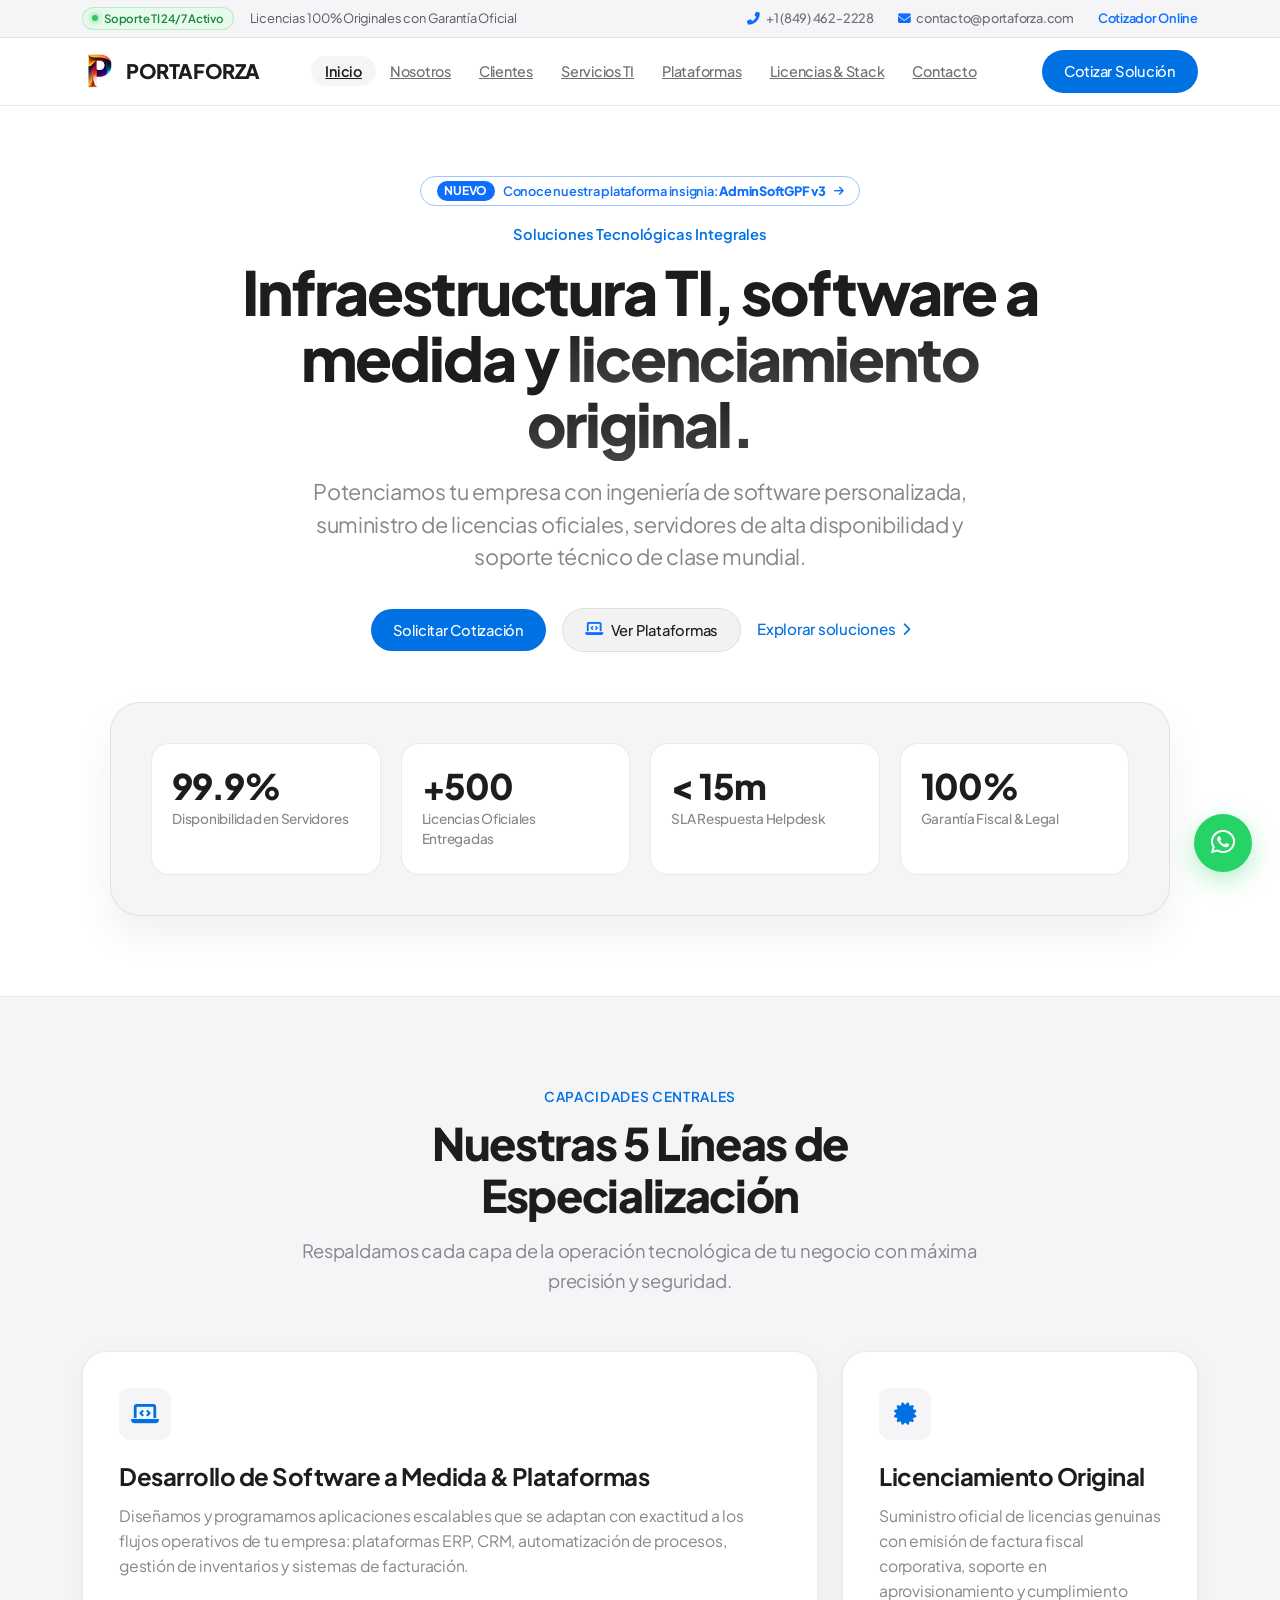
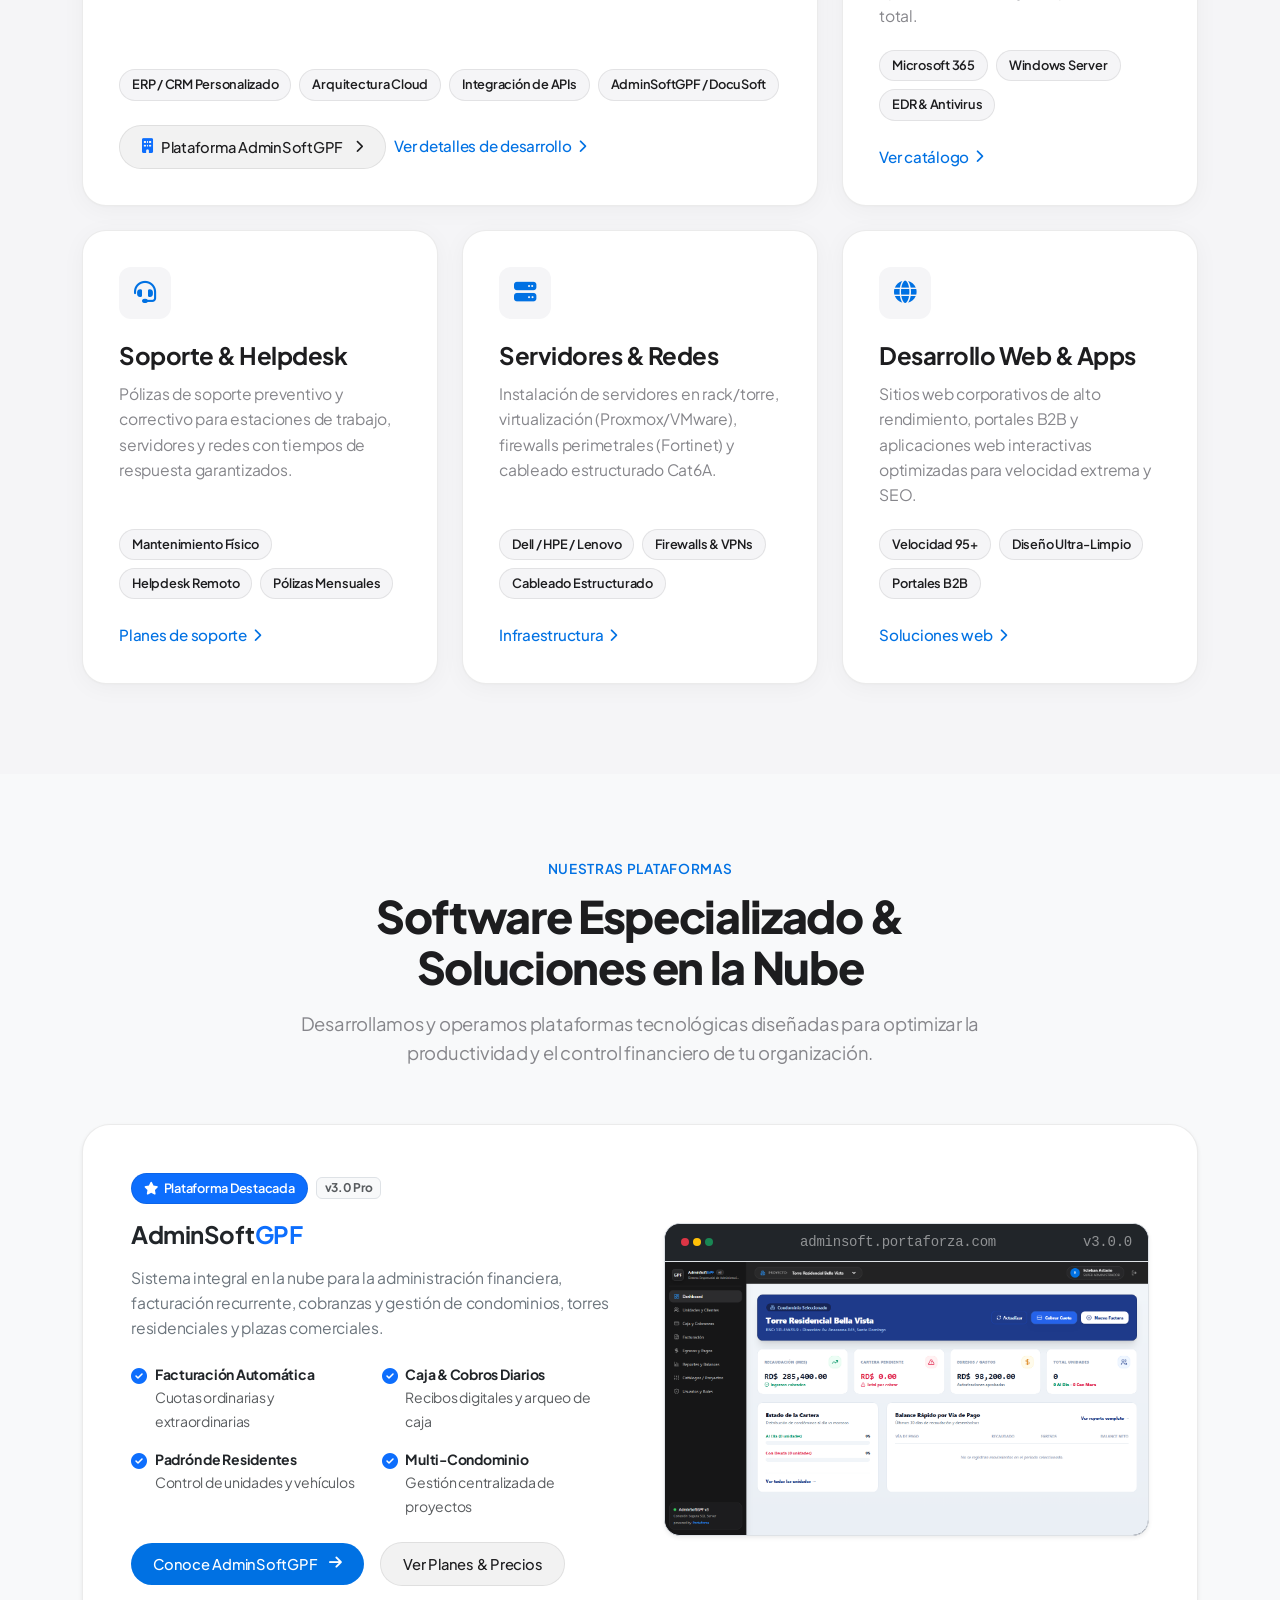
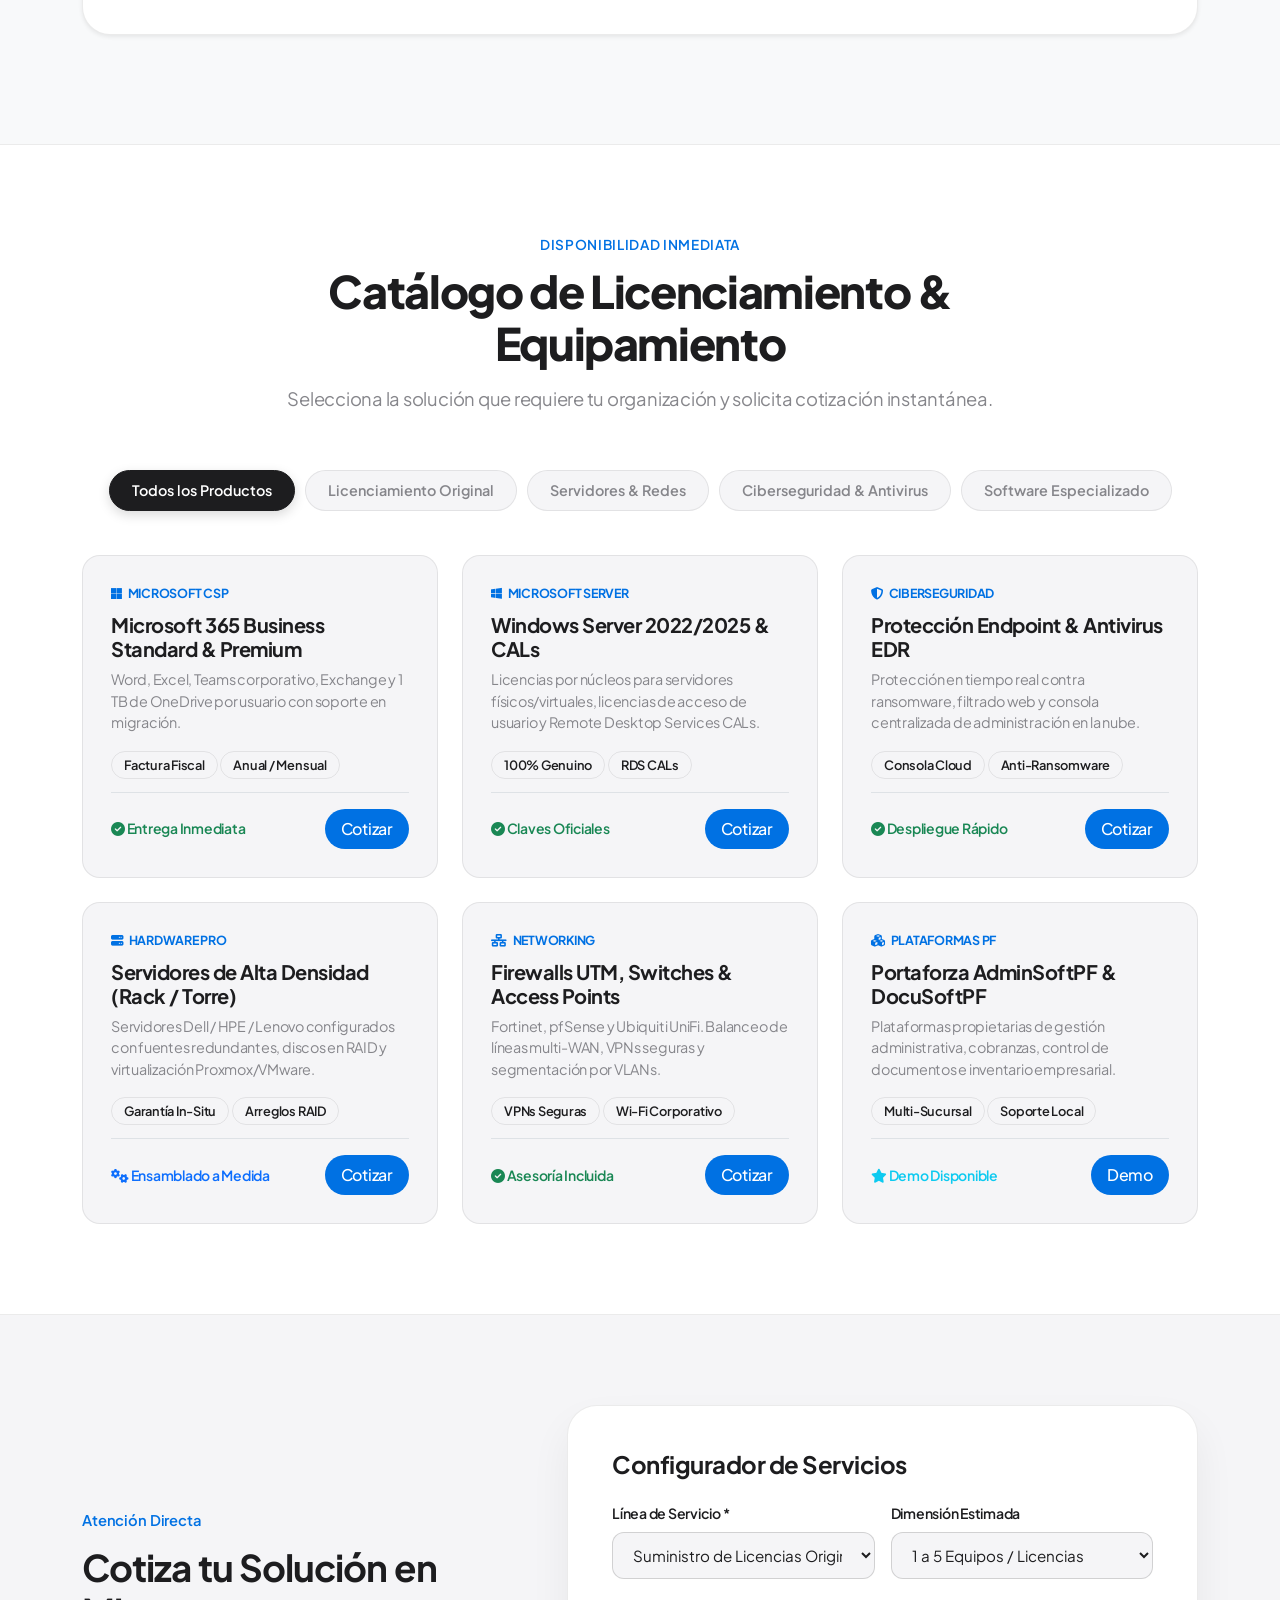
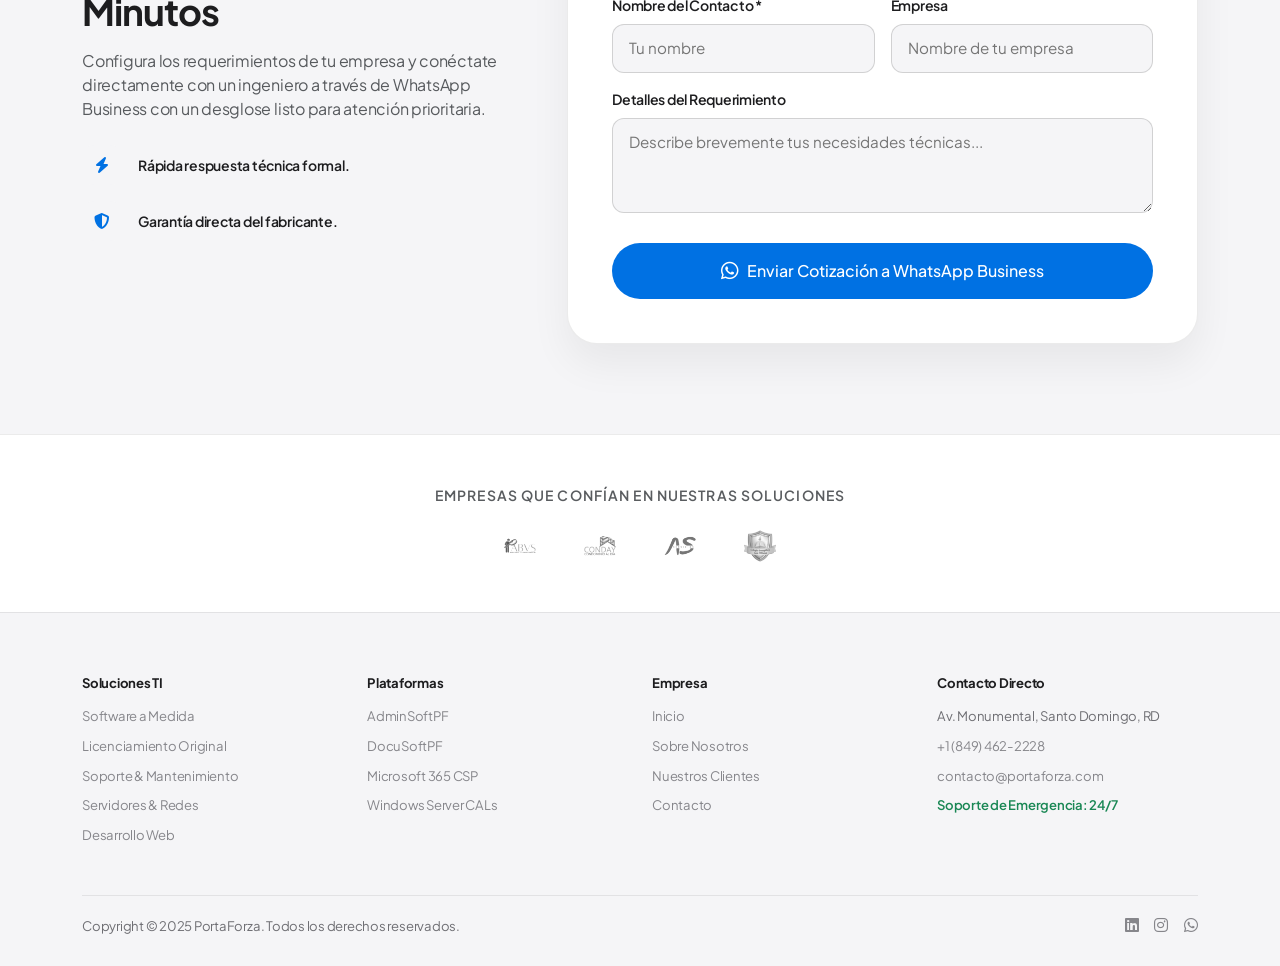
<file: public/index.html>
<!DOCTYPE html>
<html lang="es">
<head>
    <!-- Metadatos Básicos -->
    <meta charset="UTF-8">
    <meta name="viewport" content="width=device-width, initial-scale=1.0, maximum-scale=5.0, viewport-fit=cover">
    
    <!-- Google tag (gtag.js) -->
    <script async src="https://www.googletagmanager.com/gtag/js?id=G-SNBFKXMWR0"></script>
    <script>
      window.dataLayer = window.dataLayer || [];
      function gtag(){dataLayer.push(arguments);}
      gtag('js', new Date());

      gtag('config', 'G-SNBFKXMWR0');
    </script>
    
    <!-- SEO & Metadata Apple-Clean Style -->
    <title>PORTAFORZA | Tecnología Empresarial, Licencias Originales & Software a Medida</title>
    <meta name="description" content="Portaforza: Desarrollo de software a medida, suministro de licencias oficiales de software, servidores de alta disponibilidad, redes corporativas y soporte técnico profesional en República Dominicana.">
    <meta name="keywords" content="Portaforza, licencias originales software, desarrollo software a medida, soporte tecnico TI, servidores, redes empresariales, Microsoft 365 Republica Dominicana, AdminSoftGPF">
    <meta name="robots" content="index, follow, max-snippet:-1, max-image-preview:large, max-video-preview:-1">
    <meta name="theme-color" content="#ffffff">
    <link rel="canonical" href="https://portaforza.com/">
    <meta name="referrer" content="strict-origin-when-cross-origin">

    <!-- Open Graph / Facebook / LinkedIn -->
    <meta property="og:locale" content="es_DO">
    <meta property="og:site_name" content="PORTAFORZA">
    <meta property="og:title" content="PortaForza | Tecnología, Software & Licenciamiento Oficial">
    <meta property="og:description" content="Suministro de licencias oficiales, desarrollo de software a medida, servidores de alta disponibilidad y soporte técnico corporativo.">
    <meta property="og:type" content="website">
    <meta property="og:url" content="https://portaforza.com/">
    <meta property="og:image" content="https://portaforza.com/img/navLOGOimg.png">
    <meta property="og:image:alt" content="Logo PortaForza Tecnología Empresarial">

    <!-- Twitter Cards -->
    <meta name="twitter:card" content="summary_large_image">
    <meta name="twitter:title" content="PortaForza | Soluciones Tecnológicas Empresariales">
    <meta name="twitter:description" content="Desarrollo de software a medida, licencias originales y soporte técnico corporativo.">
    <meta name="twitter:image" content="https://portaforza.com/img/navLOGOimg.png">

    <!-- Favicon -->
    <link rel="icon" href="img/imageLogoPeque.ico" type="image/x-icon">
    <link rel="apple-touch-icon" href="img/imageLogoPeque.png">

    <!-- Tipografía & Estilos -->
    <link rel="preconnect" href="https://fonts.googleapis.com">
    <link rel="preconnect" href="https://fonts.gstatic.com" crossorigin>
    <link href="https://cdn.jsdelivr.net/npm/bootstrap@5.3.2/dist/css/bootstrap.min.css" rel="stylesheet" crossorigin="anonymous">
    <link rel="stylesheet" href="https://cdnjs.cloudflare.com/ajax/libs/font-awesome/6.4.2/css/all.min.css" crossorigin="anonymous">
    <link rel="stylesheet" href="css/styles.css?v=2.8">

    <!-- Schema.org JSON-LD -->
    <script type="application/ld+json">
    {
      "@context": "https://schema.org",
      "@type": "ProfessionalService",
      "name": "PortaForza",
      "legalName": "PortaForza",
      "description": "Empresa especializada en desarrollo de software a medida, suministro de licencias originales, servidores, redes y soporte técnico integral.",
      "url": "https://portaforza.com",
      "telephone": "+18494622228",
      "email": "contacto@portaforza.com",
      "priceRange": "$$",
      "image": "https://portaforza.com/img/navLOGOimg.png",
      "address": {
        "@type": "PostalAddress",
        "streetAddress": "Av. Monumental",
        "addressLocality": "Santo Domingo",
        "addressRegion": "Distrito Nacional",
        "addressCountry": "DO"
      },
      "openingHoursSpecification": {
        "@type": "OpeningHoursSpecification",
        "dayOfWeek": [
          "Monday",
          "Tuesday",
          "Wednesday",
          "Thursday",
          "Friday",
          "Saturday"
        ],
        "opens": "08:00",
        "closes": "18:00"
      },
      "knowsAbout": [
        "Desarrollo de Software a Medida",
        "Licenciamiento Oficial de Software",
        "Sistemas de Administración de Condominios",
        "Soporte Técnico Empresarial",
        "Infraestructura de Servidores y Redes"
      ],
      "sameAs": [
        "https://www.linkedin.com/company/portaforza/?viewAsMember=true",
        "https://www.instagram.com/portaforza",
        "https://wa.me/18494622228"
      ]
    }
    </script>
</head>

<body>

    <!-- TOP UTILITY BAR (Clean Minimalist) -->
    <div class="top-utility-bar">
        <div class="container d-flex justify-content-between align-items-center">
            <div class="d-flex align-items-center gap-3">
                <span class="badge-live">Soporte TI 24/7 Activo</span>
                <span class="d-none d-md-inline text-muted">Licencias 100% Originales con Garantía Oficial</span>
            </div>
            <div class="d-flex align-items-center gap-4">
                <a href="tel:+18494622228"><i class="fas fa-phone-alt me-1 text-primary"></i> +1 (849) 462-2228</a>
                <a href="mailto:contacto@portaforza.com" class="d-none d-sm-inline"><i class="fas fa-envelope me-1 text-primary"></i> contacto@portaforza.com</a>
                <a href="#cotizador" class="fw-semibold text-primary d-none d-lg-inline">Cotizador Online</a>
            </div>
        </div>
    </div>

    <!-- NAVBAR FROSTED GLASS (Apple Translucent Style) -->
    <nav class="navbar navbar-expand-lg navbar-pf">
        <div class="container">
            <a class="navbar-brand-custom" href="index.html">
                <img src="img/navLOGOimg.png" alt="PortaForza">
                <span>PORTAFORZA</span>
            </a>
            
            <button class="navbar-toggler border-0" type="button" data-bs-toggle="collapse" data-bs-target="#navbarEnterprise" aria-controls="navbarEnterprise" aria-expanded="false" aria-label="Menú">
                <i class="fas fa-bars text-dark fs-5"></i>
            </button>

            <div class="collapse navbar-collapse navbar-collapse-custom" id="navbarEnterprise">
                <ul class="navbar-nav mx-auto">
                    <li class="nav-item">
                        <a class="nav-link-custom active" href="index.html">Inicio</a>
                    </li>
                    <li class="nav-item">
                        <a class="nav-link-custom" href="pags/nosotros.html">Nosotros</a>
                    </li>
                    <li class="nav-item">
                        <a class="nav-link-custom" href="pags/clientes.html">Clientes</a>
                    </li>
                    <li class="nav-item">
                        <a class="nav-link-custom" href="pags/servicios.html">Servicios TI</a>
                    </li>
                    <li class="nav-item">
                        <a class="nav-link-custom" href="Software/AdminSoftPF.html">Plataformas</a>
                    </li>
                    <li class="nav-item">
                        <a class="nav-link-custom" href="#catalogo">Licencias & Stack</a>
                    </li>
                    <li class="nav-item">
                        <a class="nav-link-custom" href="pags/contacto.html">Contacto</a>
                    </li>
                </ul>
                <div class="d-flex align-items-center gap-2 mt-3 mt-lg-0">
                    <a href="#cotizador" class="btn-apple-primary">
                        Cotizar Solución
                    </a>
                </div>
            </div>
        </div>
    </nav>

    <!-- HERO SECTION APPLE STYLE -->
    <header class="hero-apple">
        <div class="container">
            <div class="mb-3">
                <a href="Software/AdminSoftPF.html" class="apple-pill-tag bg-white shadow-xs text-primary border-primary-subtle d-inline-flex align-items-center gap-2 text-decoration-none py-1 px-3">
                    <span class="badge rounded-pill bg-primary text-white" style="font-size: 0.75rem;">NUEVO</span>
                    <span>Conoce nuestra plataforma insignia: <strong>AdminSoftGPF v3</strong></span>
                    <i class="fas fa-arrow-right small"></i>
                </a>
            </div>
            <span class="hero-eyebrow">Soluciones Tecnológicas Integrales</span>
            <h1 class="hero-headline">
                Infraestructura TI, software a medida y <span class="hero-gradient">licenciamiento original.</span>
            </h1>
            <p class="hero-subhead">
                Potenciamos tu empresa con ingeniería de software personalizada, suministro de licencias oficiales, servidores de alta disponibilidad y soporte técnico de clase mundial.
            </p>
            <div class="hero-cta-group">
                <a href="#cotizador" class="btn-apple-primary">
                    Solicitar Cotización
                </a>
                <a href="Software/AdminSoftPF.html" class="btn-apple-secondary">
                    <i class="fas fa-laptop-code text-primary"></i> Ver Plataformas
                </a>
                <a href="#servicios" class="btn-apple-link">
                    Explorar soluciones <i class="fas fa-chevron-right small"></i>
                </a>
            </div>

            <!-- Bento Metrics Showcase -->
            <div class="hero-bento-showcase">
                <div class="bento-metrics-row">
                    <div class="bento-metric-card">
                        <div class="metric-number">99.9%</div>
                        <div class="metric-label">Disponibilidad en Servidores</div>
                    </div>
                    <div class="bento-metric-card">
                        <div class="metric-number">+500</div>
                        <div class="metric-label">Licencias Oficiales Entregadas</div>
                    </div>
                    <div class="bento-metric-card">
                        <div class="metric-number">&lt; 15m</div>
                        <div class="metric-label">SLA Respuesta Helpdesk</div>
                    </div>
                    <div class="bento-metric-card">
                        <div class="metric-number">100%</div>
                        <div class="metric-label">Garantía Fiscal & Legal</div>
                    </div>
                </div>
            </div>
        </div>
    </header>

    <!-- SECCIÓN: LOS 5 PILARES (BENTO GRID APPLE STYLE) -->
    <section id="servicios" class="section-apple">
        <div class="container">
            <div class="section-head-apple">
                <span class="tag">Capacidades Centrales</span>
                <h2>Nuestras 5 Líneas de Especialización</h2>
                <p>Respaldamos cada capa de la operación tecnológica de tu negocio con máxima precisión y seguridad.</p>
            </div>

            <div class="bento-grid-5">
                <!-- Pilar 1: Desarrollo de Software a Medida (Ancho 8 columnas) -->
                <div class="bento-card bento-col-8">
                    <div class="bento-icon">
                        <i class="fas fa-laptop-code"></i>
                    </div>
                    <h3>Desarrollo de Software a Medida & Plataformas</h3>
                    <p>
                        Diseñamos y programamos aplicaciones escalables que se adaptan con exactitud a los flujos operativos de tu empresa: plataformas ERP, CRM, automatización de procesos, gestión de inventarios y sistemas de facturación.
                    </p>
                    <div class="bento-badge-list">
                        <span class="apple-pill-tag">ERP / CRM Personalizado</span>
                        <span class="apple-pill-tag">Arquitectura Cloud</span>
                        <span class="apple-pill-tag">Integración de APIs</span>
                        <span class="apple-pill-tag">AdminSoftGPF / DocuSoft</span>
                    </div>
                    <div class="d-flex flex-wrap align-items-center gap-2">
                        <a href="Software/AdminSoftPF.html" class="btn-apple-secondary btn-sm"><i class="fas fa-building text-primary"></i> Plataforma AdminSoftGPF <i class="fas fa-chevron-right small ms-1"></i></a>
                        <a href="pags/servicios.html#software" class="btn-apple-link">Ver detalles de desarrollo <i class="fas fa-chevron-right small"></i></a>
                    </div>
                </div>

                <!-- Pilar 2: Suministro de Licencias Originales (Ancho 4 columnas) -->
                <div class="bento-card bento-col-4">
                    <div class="bento-icon">
                        <i class="fas fa-certificate"></i>
                    </div>
                    <h3>Licenciamiento Original</h3>
                    <p>
                        Suministro oficial de licencias genuinas con emisión de factura fiscal corporativa, soporte en aprovisionamiento y cumplimiento total.
                    </p>
                    <div class="bento-badge-list">
                        <span class="apple-pill-tag">Microsoft 365</span>
                        <span class="apple-pill-tag">Windows Server</span>
                        <span class="apple-pill-tag">EDR & Antivirus</span>
                    </div>
                    <div>
                        <a href="#catalogo" class="btn-apple-link">Ver catálogo <i class="fas fa-chevron-right small"></i></a>
                    </div>
                </div>

                <!-- Pilar 3: Soporte Técnico & Mantenimiento (Ancho 4 columnas) -->
                <div class="bento-card bento-col-4">
                    <div class="bento-icon">
                        <i class="fas fa-headset"></i>
                    </div>
                    <h3>Soporte & Helpdesk</h3>
                    <p>
                        Pólizas de soporte preventivo y correctivo para estaciones de trabajo, servidores y redes con tiempos de respuesta garantizados.
                    </p>
                    <div class="bento-badge-list">
                        <span class="apple-pill-tag">Mantenimiento Físico</span>
                        <span class="apple-pill-tag">Helpdesk Remoto</span>
                        <span class="apple-pill-tag">Pólizas Mensuales</span>
                    </div>
                    <div>
                        <a href="pags/servicios.html#soporte" class="btn-apple-link">Planes de soporte <i class="fas fa-chevron-right small"></i></a>
                    </div>
                </div>

                <!-- Pilar 4: Servidores y Redes (Ancho 4 columnas) -->
                <div class="bento-card bento-col-4">
                    <div class="bento-icon">
                        <i class="fas fa-server"></i>
                    </div>
                    <h3>Servidores & Redes</h3>
                    <p>
                        Instalación de servidores en rack/torre, virtualización (Proxmox/VMware), firewalls perimetrales (Fortinet) y cableado estructurado Cat6A.
                    </p>
                    <div class="bento-badge-list">
                        <span class="apple-pill-tag">Dell / HPE / Lenovo</span>
                        <span class="apple-pill-tag">Firewalls & VPNs</span>
                        <span class="apple-pill-tag">Cableado Estructurado</span>
                    </div>
                    <div>
                        <a href="pags/servicios.html#servidores" class="btn-apple-link">Infraestructura <i class="fas fa-chevron-right small"></i></a>
                    </div>
                </div>

                <!-- Pilar 5: Desarrollo Web & Apps (Ancho 4 columnas) -->
                <div class="bento-card bento-col-4">
                    <div class="bento-icon">
                        <i class="fas fa-globe"></i>
                    </div>
                    <h3>Desarrollo Web & Apps</h3>
                    <p>
                        Sitios web corporativos de alto rendimiento, portales B2B y aplicaciones web interactivas optimizadas para velocidad extrema y SEO.
                    </p>
                    <div class="bento-badge-list">
                        <span class="apple-pill-tag">Velocidad 95+</span>
                        <span class="apple-pill-tag">Diseño Ultra-Limpio</span>
                        <span class="apple-pill-tag">Portales B2B</span>
                    </div>
                    <div>
                        <a href="pags/servicios.html#web" class="btn-apple-link">Soluciones web <i class="fas fa-chevron-right small"></i></a>
                    </div>
                </div>
            </div>
        </div>
    </section>

    <!-- SECCIÓN: PLATAFORMAS PROPIAS DE PORTAFORZA (Platform Spotlight) -->
    <section id="plataformas" class="section-apple bg-light" style="padding: 85px 0;">
        <div class="container">
            <div class="section-head-apple">
                <span class="tag">Nuestras Plataformas</span>
                <h2>Software Especializado & Soluciones en la Nube</h2>
                <p>Desarrollamos y operamos plataformas tecnológicas diseñadas para optimizar la productividad y el control financiero de tu organización.</p>
            </div>

            <!-- Spotlight Card: AdminSoftGPF v3 -->
            <div class="bento-card p-4 p-lg-5 shadow-sm bg-white mb-4" style="border-radius: 28px;">
                <div class="row align-items-center g-4 g-lg-5">
                    <div class="col-lg-6">
                        <div class="d-flex align-items-center gap-2 mb-3">
                            <span class="apple-pill-tag bg-primary text-white"><i class="fas fa-star me-1"></i> Plataforma Destacada</span>
                            <span class="badge bg-light text-muted border">v3.0 Pro</span>
                        </div>
                        <h3 class="display-6 fw-bold text-dark mb-3">AdminSoft<span class="text-primary">GPF</span></h3>
                        <p class="text-secondary mb-4 leading-relaxed">
                            Sistema integral en la nube para la administración financiera, facturación recurrente, cobranzas y gestión de condominios, torres residenciales y plazas comerciales.
                        </p>
                        <div class="row g-3 mb-4">
                            <div class="col-sm-6">
                                <div class="d-flex align-items-start gap-2">
                                    <i class="fas fa-check-circle text-primary mt-1"></i>
                                    <div>
                                        <strong class="d-block text-dark small">Facturación Automática</strong>
                                        <span class="text-muted small">Cuotas ordinarias y extraordinarias</span>
                                    </div>
                                </div>
                            </div>
                            <div class="col-sm-6">
                                <div class="d-flex align-items-start gap-2">
                                    <i class="fas fa-check-circle text-primary mt-1"></i>
                                    <div>
                                        <strong class="d-block text-dark small">Caja & Cobros Diarios</strong>
                                        <span class="text-muted small">Recibos digitales y arqueo de caja</span>
                                    </div>
                                </div>
                            </div>
                            <div class="col-sm-6">
                                <div class="d-flex align-items-start gap-2">
                                    <i class="fas fa-check-circle text-primary mt-1"></i>
                                    <div>
                                        <strong class="d-block text-dark small">Padrón de Residentes</strong>
                                        <span class="text-muted small">Control de unidades y vehículos</span>
                                    </div>
                                </div>
                            </div>
                            <div class="col-sm-6">
                                <div class="d-flex align-items-start gap-2">
                                    <i class="fas fa-check-circle text-primary mt-1"></i>
                                    <div>
                                        <strong class="d-block text-dark small">Multi-Condominio</strong>
                                        <span class="text-muted small">Gestión centralizada de proyectos</span>
                                    </div>
                                </div>
                            </div>
                        </div>
                        <div class="d-flex flex-wrap align-items-center gap-3">
                            <a href="Software/AdminSoftPF.html" class="btn-apple-primary">
                                Conoce AdminSoftGPF <i class="fas fa-arrow-right ms-1"></i>
                            </a>
                            <a href="Software/AdminSoftPF.html#planes" class="btn-apple-secondary">
                                Ver Planes & Precios
                            </a>
                        </div>
                    </div>
                    <div class="col-lg-6">
                        <div class="rounded-4 overflow-hidden border shadow-sm position-relative" style="background: #0f172a;">
                            <div class="d-flex align-items-center justify-content-between px-3 py-2 border-bottom bg-dark text-white-50 small font-monospace">
                                <div class="d-flex gap-1">
                                    <span class="rounded-circle bg-danger d-inline-block" style="width: 8px; height: 8px;"></span>
                                    <span class="rounded-circle bg-warning d-inline-block" style="width: 8px; height: 8px;"></span>
                                    <span class="rounded-circle bg-success d-inline-block" style="width: 8px; height: 8px;"></span>
                                </div>
                                <span>adminsoft.portaforza.com</span>
                                <span>v3.0.0</span>
                            </div>
                            <a href="Software/AdminSoftPF.html" class="d-block">
                                <img src="Software/styleAdminSoftPF/imgs/adminsoft_view_dashboard.png" alt="Plataforma AdminSoftGPF v3" class="img-fluid w-100" style="transition: transform 0.3s ease;">
                            </a>
                        </div>
                    </div>
                </div>
            </div>
        </div>
    </section>

    <!-- SECCIÓN: CATÁLOGO INTERACTIVO (Apple Store Clean Cards) -->
    <section id="catalogo" class="catalog-apple-section">
        <div class="container">
            <div class="section-head-apple">
                <span class="tag">Disponibilidad Inmediata</span>
                <h2>Catálogo de Licenciamiento & Equipamiento</h2>
                <p>Selecciona la solución que requiere tu organización y solicita cotización instantánea.</p>
            </div>

            <!-- Filtros estilo Apple Pills -->
            <div class="filter-pills-apple">
                <button type="button" class="filter-pill-apple active" data-filter="all">Todos los Productos</button>
                <button type="button" class="filter-pill-apple" data-filter="licencias">Licenciamiento Original</button>
                <button type="button" class="filter-pill-apple" data-filter="servidores">Servidores & Redes</button>
                <button type="button" class="filter-pill-apple" data-filter="seguridad">Ciberseguridad & Antivirus</button>
                <button type="button" class="filter-pill-apple" data-filter="software">Software Especializado</button>
            </div>

            <!-- Grid de Tarjetas del Catálogo -->
            <div class="row g-4" id="catalogGrid">
                <!-- Item 1: Microsoft 365 -->
                <div class="col-lg-4 col-md-6 catalog-item-col" data-category="licencias">
                    <div class="catalog-card-apple">
                        <div class="brand-label"><i class="fab fa-microsoft me-1"></i> Microsoft CSP</div>
                        <h4>Microsoft 365 Business Standard & Premium</h4>
                        <p>Word, Excel, Teams corporativo, Exchange y 1 TB de OneDrive por usuario con soporte en migración.</p>
                        <div class="mb-3">
                            <span class="apple-pill-tag">Factura Fiscal</span>
                            <span class="apple-pill-tag">Anual / Mensual</span>
                        </div>
                        <div class="mt-auto pt-3 border-top d-flex justify-content-between align-items-center">
                            <span class="text-success small fw-semibold"><i class="fas fa-check-circle"></i> Entrega Inmediata</span>
                            <a href="#" class="btn-apple-primary py-2 px-3 fs-6 btn-quote-item" data-item="Microsoft 365 Business">Cotizar</a>
                        </div>
                    </div>
                </div>

                <!-- Item 2: Windows Server -->
                <div class="col-lg-4 col-md-6 catalog-item-col" data-category="licencias">
                    <div class="catalog-card-apple">
                        <div class="brand-label"><i class="fab fa-windows me-1"></i> Microsoft Server</div>
                        <h4>Windows Server 2022/2025 & CALs</h4>
                        <p>Licencias por núcleos para servidores físicos/virtuales, licencias de acceso de usuario y Remote Desktop Services CALs.</p>
                        <div class="mb-3">
                            <span class="apple-pill-tag">100% Genuino</span>
                            <span class="apple-pill-tag">RDS CALs</span>
                        </div>
                        <div class="mt-auto pt-3 border-top d-flex justify-content-between align-items-center">
                            <span class="text-success small fw-semibold"><i class="fas fa-check-circle"></i> Claves Oficiales</span>
                            <a href="#" class="btn-apple-primary py-2 px-3 fs-6 btn-quote-item" data-item="Windows Server y CALs">Cotizar</a>
                        </div>
                    </div>
                </div>

                <!-- Item 3: Seguridad EDR -->
                <div class="col-lg-4 col-md-6 catalog-item-col" data-category="seguridad">
                    <div class="catalog-card-apple">
                        <div class="brand-label"><i class="fas fa-shield-alt me-1"></i> Ciberseguridad</div>
                        <h4>Protección Endpoint & Antivirus EDR</h4>
                        <p>Protección en tiempo real contra ransomware, filtrado web y consola centralizada de administración en la nube.</p>
                        <div class="mb-3">
                            <span class="apple-pill-tag">Consola Cloud</span>
                            <span class="apple-pill-tag">Anti-Ransomware</span>
                        </div>
                        <div class="mt-auto pt-3 border-top d-flex justify-content-between align-items-center">
                            <span class="text-success small fw-semibold"><i class="fas fa-check-circle"></i> Despliegue Rápido</span>
                            <a href="#" class="btn-apple-primary py-2 px-3 fs-6 btn-quote-item" data-item="Antivirus y Seguridad Endpoint">Cotizar</a>
                        </div>
                    </div>
                </div>

                <!-- Item 4: Servidores Rack / Torre -->
                <div class="col-lg-4 col-md-6 catalog-item-col" data-category="servidores">
                    <div class="catalog-card-apple">
                        <div class="brand-label"><i class="fas fa-server me-1"></i> Hardware Pro</div>
                        <h4>Servidores de Alta Densidad (Rack / Torre)</h4>
                        <p>Servidores Dell / HPE / Lenovo configurados con fuentes redundantes, discos en RAID y virtualización Proxmox/VMware.</p>
                        <div class="mb-3">
                            <span class="apple-pill-tag">Garantía In-Situ</span>
                            <span class="apple-pill-tag">Arreglos RAID</span>
                        </div>
                        <div class="mt-auto pt-3 border-top d-flex justify-content-between align-items-center">
                            <span class="text-primary small fw-semibold"><i class="fas fa-cogs"></i> Ensamblado a Medida</span>
                            <a href="#" class="btn-apple-primary py-2 px-3 fs-6 btn-quote-item" data-item="Servidores Rack y Torre">Cotizar</a>
                        </div>
                    </div>
                </div>

                <!-- Item 5: Firewalls & Redes -->
                <div class="col-lg-4 col-md-6 catalog-item-col" data-category="servidores">
                    <div class="catalog-card-apple">
                        <div class="brand-label"><i class="fas fa-network-wired me-1"></i> Networking</div>
                        <h4>Firewalls UTM, Switches & Access Points</h4>
                        <p>Fortinet, pfSense y Ubiquiti UniFi. Balanceo de líneas multi-WAN, VPNs seguras y segmentación por VLANs.</p>
                        <div class="mb-3">
                            <span class="apple-pill-tag">VPNs Seguras</span>
                            <span class="apple-pill-tag">Wi-Fi Corporativo</span>
                        </div>
                        <div class="mt-auto pt-3 border-top d-flex justify-content-between align-items-center">
                            <span class="text-success small fw-semibold"><i class="fas fa-check-circle"></i> Asesoría Incluida</span>
                            <a href="#" class="btn-apple-primary py-2 px-3 fs-6 btn-quote-item" data-item="Firewalls y Equipos de Red">Cotizar</a>
                        </div>
                    </div>
                </div>

                <!-- Item 6: Software Portaforza -->
                <div class="col-lg-4 col-md-6 catalog-item-col" data-category="software">
                    <div class="catalog-card-apple">
                        <div class="brand-label"><i class="fas fa-cubes me-1"></i> Plataformas PF</div>
                        <h4>Portaforza AdminSoftPF & DocuSoftPF</h4>
                        <p>Plataformas propietarias de gestión administrativa, cobranzas, control de documentos e inventario empresarial.</p>
                        <div class="mb-3">
                            <span class="apple-pill-tag">Multi-Sucursal</span>
                            <span class="apple-pill-tag">Soporte Local</span>
                        </div>
                        <div class="mt-auto pt-3 border-top d-flex justify-content-between align-items-center">
                            <span class="text-info small fw-semibold"><i class="fas fa-star"></i> Demo Disponible</span>
                            <a href="#" class="btn-apple-primary py-2 px-3 fs-6 btn-quote-item" data-item="Software AdminSoftPF">Demo</a>
                        </div>
                    </div>
                </div>
            </div>
        </div>
    </section>

    <!-- SECCIÓN: COTIZADOR RÁPIDO (Apple Configurator Style) -->
    <section id="cotizador" class="configurator-section">
        <div class="container">
            <div class="row align-items-center g-5">
                <div class="col-lg-5">
                    <span class="hero-eyebrow">Atención Directa</span>
                    <h2 class="fw-bold mb-3" style="font-size: 2.3rem; letter-spacing: -0.025em;">Cotiza tu Solución en Minutos</h2>
                    <p class="text-muted mb-4">
                        Configura los requerimientos de tu empresa y conéctate directamente con un ingeniero a través de WhatsApp Business con un desglose listo para atención prioritaria.
                    </p>
                    
                    <div class="d-flex flex-column gap-3">
                        <div class="d-flex align-items-center gap-3">
                            <div class="bento-icon mb-0" style="width: 40px; height: 40px; font-size: 1rem;"><i class="fas fa-bolt"></i></div>
                            <span class="fw-semibold small">Rápida respuesta técnica formal.</span>
                        </div>
                        <div class="d-flex align-items-center gap-3">
                            <div class="bento-icon mb-0" style="width: 40px; height: 40px; font-size: 1rem;"><i class="fas fa-shield-alt"></i></div>
                            <span class="fw-semibold small">Garantía directa del fabricante.</span>
                        </div>
                    </div>
                </div>

                <div class="col-lg-7">
                    <div class="configurator-box">
                        <h4 class="fw-bold mb-4" style="letter-spacing: -0.02em;">Configurador de Servicios</h4>
                        
                        <form id="quickQuoteForm">
                            <div class="row g-3">
                                <div class="col-md-6">
                                    <label class="form-label-apple" for="quoteService">Línea de Servicio *</label>
                                    <select class="form-select-apple" id="quoteService" required>
                                        <option value="licencias">Suministro de Licencias Originales</option>
                                        <option value="software">Desarrollo de Software a Medida</option>
                                        <option value="soporte">Soporte Técnico y Mantenimiento de Equipos</option>
                                        <option value="servidores">Instalación de Servidores & Redes</option>
                                        <option value="web">Desarrollo de Aplicaciones & Páginas Web</option>
                                    </select>
                                </div>
                                <div class="col-md-6">
                                    <label class="form-label-apple" for="quoteScale">Dimensión Estimada</label>
                                    <select class="form-select-apple" id="quoteScale">
                                        <option value="1-5">1 a 5 Equipos / Licencias</option>
                                        <option value="6-20">6 a 20 Equipos / Licencias</option>
                                        <option value="21-50">21 a 50 Equipos / Licencias</option>
                                        <option value="50+">Más de 50 Equipos / Proyecto Corporativo</option>
                                    </select>
                                </div>
                                <div class="col-md-6">
                                    <label class="form-label-apple" for="quoteName">Nombre del Contacto *</label>
                                    <input type="text" class="form-control-apple" id="quoteName" placeholder="Tu nombre" required>
                                </div>
                                <div class="col-md-6">
                                    <label class="form-label-apple" for="quoteCompany">Empresa</label>
                                    <input type="text" class="form-control-apple" id="quoteCompany" placeholder="Nombre de tu empresa">
                                </div>
                                <div class="col-12">
                                    <label class="form-label-apple" for="quoteNotes">Detalles del Requerimiento</label>
                                    <textarea class="form-control-apple" id="quoteNotes" rows="3" placeholder="Describe brevemente tus necesidades técnicas..."></textarea>
                                </div>
                                <div class="col-12 mt-4">
                                    <button type="submit" class="btn-apple-primary w-100 py-3 justify-content-center fs-6">
                                        <i class="fab fa-whatsapp fs-5"></i> Enviar Cotización a WhatsApp Business
                                    </button>
                                </div>
                            </div>
                        </form>
                    </div>
                </div>
            </div>
        </div>
    </section>

    <!-- STRIP DE CLIENTES EMPRESARIALES -->
    <section class="partners-apple-strip">
        <div class="container text-center">
            <div class="text-muted small fw-semibold text-uppercase mb-4" style="letter-spacing: 0.08em;">
                Empresas que Confían en Nuestras Soluciones
            </div>
            <div class="d-flex flex-wrap align-items-center justify-content-center gap-5">
                <img src="img/1-removebg-preview.png" alt="ABVS Auditores & Consultores" class="partner-logo-clean" style="max-height: 48px;">
                <img src="img/2-removebg-preview.png" alt="CONDAY - Condominio al Día" class="partner-logo-clean" style="max-height: 48px;">
                <img src="img/4-removebg-preview.png" alt="AS Teje Servicios" class="partner-logo-clean" style="max-height: 48px;">
                <img src="img/6-removebg-preview.png" alt="Colegio Evangélico Los Olivos" class="partner-logo-clean" style="max-height: 48px;">
            </div>
        </div>
    </section>

    <!-- FOOTER APPLE STYLE -->
    <footer class="footer-apple">
        <div class="container">
            <div class="row g-4">
                <div class="col-lg-3 col-md-6">
                    <div class="footer-apple-title">Soluciones TI</div>
                    <ul class="footer-apple-list">
                        <li><a href="pags/servicios.html#software">Software a Medida</a></li>
                        <li><a href="#catalogo">Licenciamiento Original</a></li>
                        <li><a href="pags/servicios.html#soporte">Soporte & Mantenimiento</a></li>
                        <li><a href="pags/servicios.html#servidores">Servidores & Redes</a></li>
                        <li><a href="pags/servicios.html#web">Desarrollo Web</a></li>
                    </ul>
                </div>

                <div class="col-lg-3 col-md-6">
                    <div class="footer-apple-title">Plataformas</div>
                    <ul class="footer-apple-list">
                        <li><a href="Software/AdminSoftPF.html">AdminSoftPF</a></li>
                        <li><a href="pags/contacto.html">DocuSoftPF</a></li>
                        <li><a href="#catalogo">Microsoft 365 CSP</a></li>
                        <li><a href="#catalogo">Windows Server CALs</a></li>
                    </ul>
                </div>

                <div class="col-lg-3 col-md-6">
                    <div class="footer-apple-title">Empresa</div>
                    <ul class="footer-apple-list">
                        <li><a href="index.html">Inicio</a></li>
                        <li><a href="pags/nosotros.html">Sobre Nosotros</a></li>
                        <li><a href="pags/clientes.html">Nuestros Clientes</a></li>
                        <li><a href="pags/contacto.html">Contacto</a></li>
                    </ul>
                </div>

                <div class="col-lg-3 col-md-6">
                    <div class="footer-apple-title">Contacto Directo</div>
                    <ul class="footer-apple-list">
                        <li>Av. Monumental, Santo Domingo, RD</li>
                        <li><a href="tel:+18494622228">+1 (849) 462-2228</a></li>
                        <li><a href="mailto:contacto@portaforza.com">contacto@portaforza.com</a></li>
                        <li class="text-success fw-semibold">Soporte de Emergencia: 24/7</li>
                    </ul>
                </div>
            </div>

            <div class="footer-bottom-apple">
                <div>
                    Copyright &copy; 2025 PortaForza. Todos los derechos reservados.
                </div>
                <div class="d-flex gap-3">
                    <a href="https://www.linkedin.com/company/portaforza/?viewAsMember=true" target="_blank" rel="noopener noreferrer" aria-label="LinkedIn"><i class="fab fa-linkedin fs-6"></i></a>
                    <a href="https://www.instagram.com/portaforza" target="_blank" rel="noopener noreferrer" aria-label="Instagram"><i class="fab fa-instagram fs-6"></i></a>
                    <a href="https://wa.me/18494622228" target="_blank" rel="noopener noreferrer" aria-label="WhatsApp"><i class="fab fa-whatsapp fs-6"></i></a>
                </div>
            </div>
        </div>
    </footer>

    <!-- BOTÓN FLOTANTE DE WHATSAPP -->
    <a href="https://wa.me/18494622228?text=Hola%20Portaforza,%20deseo%20solicitar%20asesor%C3%ADa%20y%20cotizaci%C3%B3n." target="_blank" rel="noopener noreferrer" class="floating-whatsapp-btn" aria-label="Contactar por WhatsApp">
        <i class="fab fa-whatsapp"></i>
        <span class="tooltip-text">Chatea con un Especialista</span>
    </a>

    <!-- Scripts -->
    <script src="https://cdn.jsdelivr.net/npm/bootstrap@5.3.2/dist/js/bootstrap.bundle.min.js"></script>
    <script src="js/script.js?v=2.8"></script>
</body>
</html>
</file>
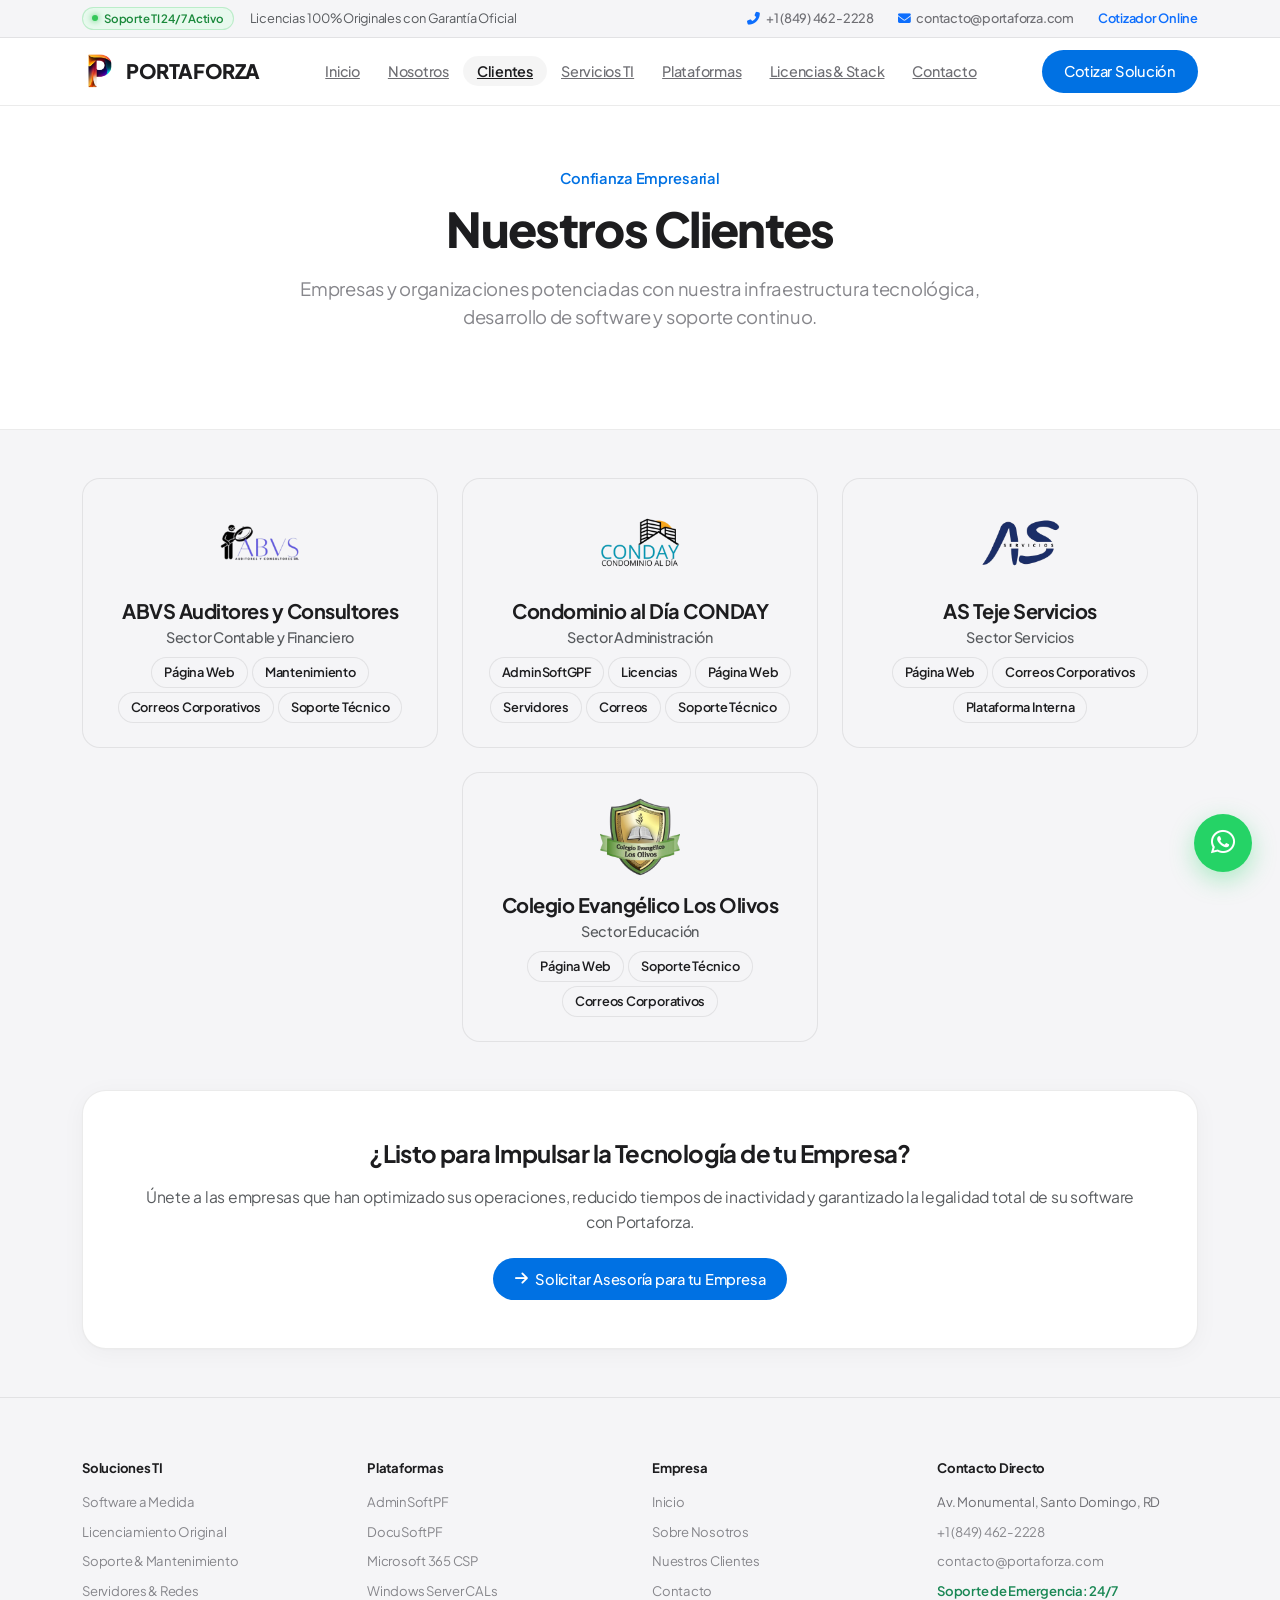
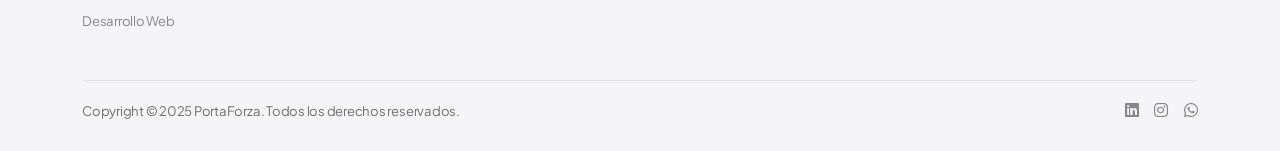
<file: public/pags/clientes.html>
<!DOCTYPE html>
<html lang="es">
<head>
    <meta charset="UTF-8">
    <meta name="viewport" content="width=device-width, initial-scale=1.0, maximum-scale=5.0, viewport-fit=cover">

    <!-- Google tag (gtag.js) -->
    <script async src="https://www.googletagmanager.com/gtag/js?id=G-SNBFKXMWR0"></script>
    <script>
      window.dataLayer = window.dataLayer || [];
      function gtag(){dataLayer.push(arguments);}
      gtag('js', new Date());

      gtag('config', 'G-SNBFKXMWR0');
    </script>
    <title>Nuestros Clientes & Casos de Éxito | PORTAFORZA</title>
    <meta name="description" content="Conoce las empresas y organizaciones que confían en las soluciones de infraestructura TI, desarrollo de software a medida, administración de condominios y licenciamiento de Portaforza.">
    <meta name="keywords" content="clientes Portaforza, casos de exito tecnologia, soporte empresarial republica dominicana, software condominios clientes">
    <meta name="robots" content="index, follow, max-snippet:-1, max-image-preview:large, max-video-preview:-1">
    <meta name="theme-color" content="#ffffff">
    <link rel="canonical" href="https://portaforza.com/pags/clientes">
    <meta name="referrer" content="strict-origin-when-cross-origin">

    <!-- Open Graph -->
    <meta property="og:locale" content="es_DO">
    <meta property="og:site_name" content="PORTAFORZA">
    <meta property="og:title" content="Nuestros Clientes & Casos de Éxito | PORTAFORZA">
    <meta property="og:description" content="Empresas líderes que confían en nuestras soluciones de software, soporte y tecnología corporativa.">
    <meta property="og:type" content="website">
    <meta property="og:url" content="https://portaforza.com/pags/clientes">
    <meta property="og:image" content="https://portaforza.com/img/navLOGOimg.png">
    <meta property="og:image:alt" content="Clientes PortaForza">

    <!-- Twitter Cards -->
    <meta name="twitter:card" content="summary_large_image">
    <meta name="twitter:title" content="Clientes & Casos de Éxito | PORTAFORZA">
    <meta name="twitter:description" content="Empresas e instituciones que respaldan su infraestructura TI con Portaforza.">
    <meta name="twitter:image" content="https://portaforza.com/img/navLOGOimg.png">

    <!-- Favicon -->
    <link rel="icon" href="../img/imageLogoPeque.ico" type="image/x-icon">
    <link rel="apple-touch-icon" href="../img/imageLogoPeque.png">

    <!-- Tipografía & Estilos -->
    <link rel="preconnect" href="https://fonts.googleapis.com">
    <link rel="preconnect" href="https://fonts.gstatic.com" crossorigin>
    <link href="https://cdn.jsdelivr.net/npm/bootstrap@5.3.2/dist/css/bootstrap.min.css" rel="stylesheet" crossorigin="anonymous">
    <link rel="stylesheet" href="https://cdnjs.cloudflare.com/ajax/libs/font-awesome/6.4.2/css/all.min.css" crossorigin="anonymous">
    <link rel="stylesheet" href="../css/styles.css?v=2.8">

    <!-- Schema.org JSON-LD -->
    <script type="application/ld+json">
    {
      "@context": "https://schema.org",
      "@type": "AboutPage",
      "name": "Nuestros Clientes - PortaForza",
      "description": "Portafolio de clientes y organizaciones que confían en las soluciones tecnológicas de PortaForza.",
      "publisher": {
        "@type": "ProfessionalService",
        "name": "PortaForza",
        "url": "https://portaforza.com"
      }
    }
    </script>
</head>

<body>

    <!-- TOP UTILITY BAR -->
    <div class="top-utility-bar">
        <div class="container d-flex justify-content-between align-items-center">
            <div class="d-flex align-items-center gap-3">
                <span class="badge-live">Soporte TI 24/7 Activo</span>
                <span class="d-none d-md-inline text-muted">Licencias 100% Originales con Garantía Oficial</span>
            </div>
            <div class="d-flex align-items-center gap-4">
                <a href="tel:+18494622228"><i class="fas fa-phone-alt me-1 text-primary"></i> +1 (849) 462-2228</a>
                <a href="mailto:contacto@portaforza.com" class="d-none d-sm-inline"><i class="fas fa-envelope me-1 text-primary"></i> contacto@portaforza.com</a>
                <a href="../index.html#cotizador" class="fw-semibold text-primary d-none d-lg-inline">Cotizador Online</a>
            </div>
        </div>
    </div>

    <!-- NAVBAR FROSTED GLASS -->
    <nav class="navbar navbar-expand-lg navbar-pf">
        <div class="container">
            <a class="navbar-brand-custom" href="../index.html">
                <img src="../img/navLOGOimg.png" alt="PortaForza">
                <span>PORTAFORZA</span>
            </a>
            
            <button class="navbar-toggler border-0" type="button" data-bs-toggle="collapse" data-bs-target="#navbarEnterprise" aria-controls="navbarEnterprise" aria-expanded="false" aria-label="Menú">
                <i class="fas fa-bars text-dark fs-5"></i>
            </button>

            <div class="collapse navbar-collapse navbar-collapse-custom" id="navbarEnterprise">
                <ul class="navbar-nav mx-auto">
                    <li class="nav-item">
                        <a class="nav-link-custom" href="../index.html">Inicio</a>
                    </li>
                    <li class="nav-item">
                        <a class="nav-link-custom" href="nosotros.html">Nosotros</a>
                    </li>
                    <li class="nav-item">
                        <a class="nav-link-custom active" href="clientes.html">Clientes</a>
                    </li>
                    <li class="nav-item">
                        <a class="nav-link-custom" href="servicios.html">Servicios TI</a>
                    </li>
                    <li class="nav-item">
                        <a class="nav-link-custom" href="../Software/AdminSoftPF.html">Plataformas</a>
                    </li>
                    <li class="nav-item">
                        <a class="nav-link-custom" href="../index.html#catalogo">Licencias & Stack</a>
                    </li>
                    <li class="nav-item">
                        <a class="nav-link-custom" href="contacto.html">Contacto</a>
                    </li>
                </ul>
                <div class="d-flex align-items-center gap-2 mt-3 mt-lg-0">
                    <a href="../index.html#cotizador" class="btn-apple-primary">
                        Cotizar Solución
                    </a>
                </div>
            </div>
        </div>
    </nav>

    <!-- HEADER DE PÁGINA (Apple Style) -->
    <header class="hero-apple" style="padding: 60px 0 65px;">
        <div class="container text-center">
            <span class="hero-eyebrow">Confianza Empresarial</span>
            <h1 class="hero-headline" style="font-size: 3rem;">Nuestros Clientes</h1>
            <p class="hero-subhead mx-auto" style="font-size: 1.15rem;">
                Empresas y organizaciones potenciadas con nuestra infraestructura tecnológica, desarrollo de software y soporte continuo.
            </p>
        </div>
    </header>

    <!-- CONTENIDO DE CLIENTES -->
    <main class="py-5">
        <div class="container">
            
            <!-- Grid de Logos de Clientes -->
            <div class="row g-4 mb-5 justify-content-center">
                <div class="col-lg-4 col-md-6">
                    <div class="catalog-card-apple p-4 text-center d-flex flex-column align-items-center justify-content-center" style="min-height: 220px;">
                        <img src="../img/1-removebg-preview.png" alt="ABVS Auditores y Consultores SRL" style="max-height: 80px; max-width: 180px; object-fit: contain;" class="mb-3">
                        <h5 class="fw-bold mb-1">ABVS Auditores y Consultores</h5>
                        <p class="text-muted small fw-medium mb-2">Sector Contable y Financiero</p>
                        <div class="d-flex flex-wrap gap-1 justify-content-center">
                            <span class="apple-pill-tag">Página Web</span>
                            <span class="apple-pill-tag">Mantenimiento</span>
                            <span class="apple-pill-tag">Correos Corporativos</span>
                            <span class="apple-pill-tag">Soporte Técnico</span>
                        </div>
                    </div>
                </div>

                <div class="col-lg-4 col-md-6">
                    <div class="catalog-card-apple p-4 text-center d-flex flex-column align-items-center justify-content-center" style="min-height: 220px;">
                        <img src="../img/2-removebg-preview.png" alt="CONDAY - Condominio al Día" style="max-height: 80px; max-width: 180px; object-fit: contain;" class="mb-3">
                        <h5 class="fw-bold mb-1">Condominio al Día CONDAY</h5>
                        <p class="text-muted small fw-medium mb-2">Sector Administración</p>
                        <div class="d-flex flex-wrap gap-1 justify-content-center">
                            <span class="apple-pill-tag">AdminSoftGPF</span>
                            <span class="apple-pill-tag">Licencias</span>
                            <span class="apple-pill-tag">Página Web</span>
                            <span class="apple-pill-tag">Servidores</span>
                            <span class="apple-pill-tag">Correos</span>
                            <span class="apple-pill-tag">Soporte Técnico</span>
                        </div>
                    </div>
                </div>

                <div class="col-lg-4 col-md-6">
                    <div class="catalog-card-apple p-4 text-center d-flex flex-column align-items-center justify-content-center" style="min-height: 220px;">
                        <img src="../img/4-removebg-preview.png" alt="AS Teje Servicios" style="max-height: 80px; max-width: 180px; object-fit: contain;" class="mb-3">
                        <h5 class="fw-bold mb-1">AS Teje Servicios</h5>
                        <p class="text-muted small fw-medium mb-2">Sector Servicios</p>
                        <div class="d-flex flex-wrap gap-1 justify-content-center">
                            <span class="apple-pill-tag">Página Web</span>
                            <span class="apple-pill-tag">Correos Corporativos</span>
                            <span class="apple-pill-tag">Plataforma Interna</span>
                        </div>
                    </div>
                </div>

                <div class="col-lg-4 col-md-6">
                    <div class="catalog-card-apple p-4 text-center d-flex flex-column align-items-center justify-content-center" style="min-height: 220px;">
                        <img src="../img/6-removebg-preview.png" alt="Colegio Evangélico Los Olivos" style="max-height: 80px; max-width: 180px; object-fit: contain;" class="mb-3">
                        <h5 class="fw-bold mb-1">Colegio Evangélico Los Olivos</h5>
                        <p class="text-muted small fw-medium mb-2">Sector Educación</p>
                        <div class="d-flex flex-wrap gap-1 justify-content-center">
                            <span class="apple-pill-tag">Página Web</span>
                            <span class="apple-pill-tag">Soporte Técnico</span>
                            <span class="apple-pill-tag">Correos Corporativos</span>
                        </div>
                    </div>
                </div>
            </div>

            <!-- Bento Card de Testimonios y Garantía -->
            <div class="bento-card p-5 text-center">
                <h4 class="fw-bold mb-3">¿Listo para Impulsar la Tecnología de tu Empresa?</h4>
                <p class="text-muted max-w-700 mx-auto mb-4">
                    Únete a las empresas que han optimizado sus operaciones, reducido tiempos de inactividad y garantizado la legalidad total de su software con Portaforza.
                </p>
                <div>
                    <a href="contacto.html" class="btn-apple-primary">
                        <i class="fas fa-arrow-right"></i> Solicitar Asesoría para tu Empresa
                    </a>
                </div>
            </div>

        </div>
    </main>

    <!-- FOOTER APPLE STYLE -->
    <!-- FOOTER APPLE STYLE -->
    <footer class="footer-apple">
        <div class="container">
            <div class="row g-4">
                <div class="col-lg-3 col-md-6">
                    <div class="footer-apple-title">Soluciones TI</div>
                    <ul class="footer-apple-list">
                        <li><a href="servicios.html#software">Software a Medida</a></li>
                        <li><a href="../index.html#catalogo">Licenciamiento Original</a></li>
                        <li><a href="servicios.html#soporte">Soporte & Mantenimiento</a></li>
                        <li><a href="servicios.html#servidores">Servidores & Redes</a></li>
                        <li><a href="servicios.html#web">Desarrollo Web</a></li>
                    </ul>
                </div>

                <div class="col-lg-3 col-md-6">
                    <div class="footer-apple-title">Plataformas</div>
                    <ul class="footer-apple-list">
                        <li><a href="../Software/AdminSoftPF.html">AdminSoftPF</a></li>
                        <li><a href="contacto.html">DocuSoftPF</a></li>
                        <li><a href="../index.html#catalogo">Microsoft 365 CSP</a></li>
                        <li><a href="../index.html#catalogo">Windows Server CALs</a></li>
                    </ul>
                </div>

                <div class="col-lg-3 col-md-6">
                    <div class="footer-apple-title">Empresa</div>
                    <ul class="footer-apple-list">
                        <li><a href="../index.html">Inicio</a></li>
                        <li><a href="nosotros.html">Sobre Nosotros</a></li>
                        <li><a href="clientes.html">Nuestros Clientes</a></li>
                        <li><a href="contacto.html">Contacto</a></li>
                    </ul>
                </div>

                <div class="col-lg-3 col-md-6">
                    <div class="footer-apple-title">Contacto Directo</div>
                    <ul class="footer-apple-list">
                        <li>Av. Monumental, Santo Domingo, RD</li>
                        <li><a href="tel:+18494622228">+1 (849) 462-2228</a></li>
                        <li><a href="mailto:contacto@portaforza.com">contacto@portaforza.com</a></li>
                        <li class="text-success fw-semibold">Soporte de Emergencia: 24/7</li>
                    </ul>
                </div>
            </div>

            <div class="footer-bottom-apple">
                <div>
                    Copyright &copy; 2025 PortaForza. Todos los derechos reservados.
                </div>
                <div class="d-flex gap-3">
                    <a href="https://www.linkedin.com/company/portaforza/?viewAsMember=true" target="_blank" rel="noopener noreferrer" aria-label="LinkedIn"><i class="fab fa-linkedin fs-6"></i></a>
                    <a href="https://www.instagram.com/portaforza" target="_blank" rel="noopener noreferrer" aria-label="Instagram"><i class="fab fa-instagram fs-6"></i></a>
                    <a href="https://wa.me/18494622228" target="_blank" rel="noopener noreferrer" aria-label="WhatsApp"><i class="fab fa-whatsapp fs-6"></i></a>
                </div>
            </div>
        </div>
    </footer>

    <!-- BOTÓN FLOTANTE DE WHATSAPP -->
    <a href="https://wa.me/18494622228?text=Hola%20Portaforza,%20deseo%20informaci%C3%B3n%20para%20mi%20empresa." target="_blank" rel="noopener noreferrer" class="floating-whatsapp-btn" aria-label="Contactar por WhatsApp">
        <i class="fab fa-whatsapp"></i>
        <span class="tooltip-text">Chatea con un Especialista</span>
    </a>

    <script src="https://cdn.jsdelivr.net/npm/bootstrap@5.3.2/dist/js/bootstrap.bundle.min.js"></script>
    <script src="../js/script.js?v=2.8"></script>
</body>
</html>
</file>
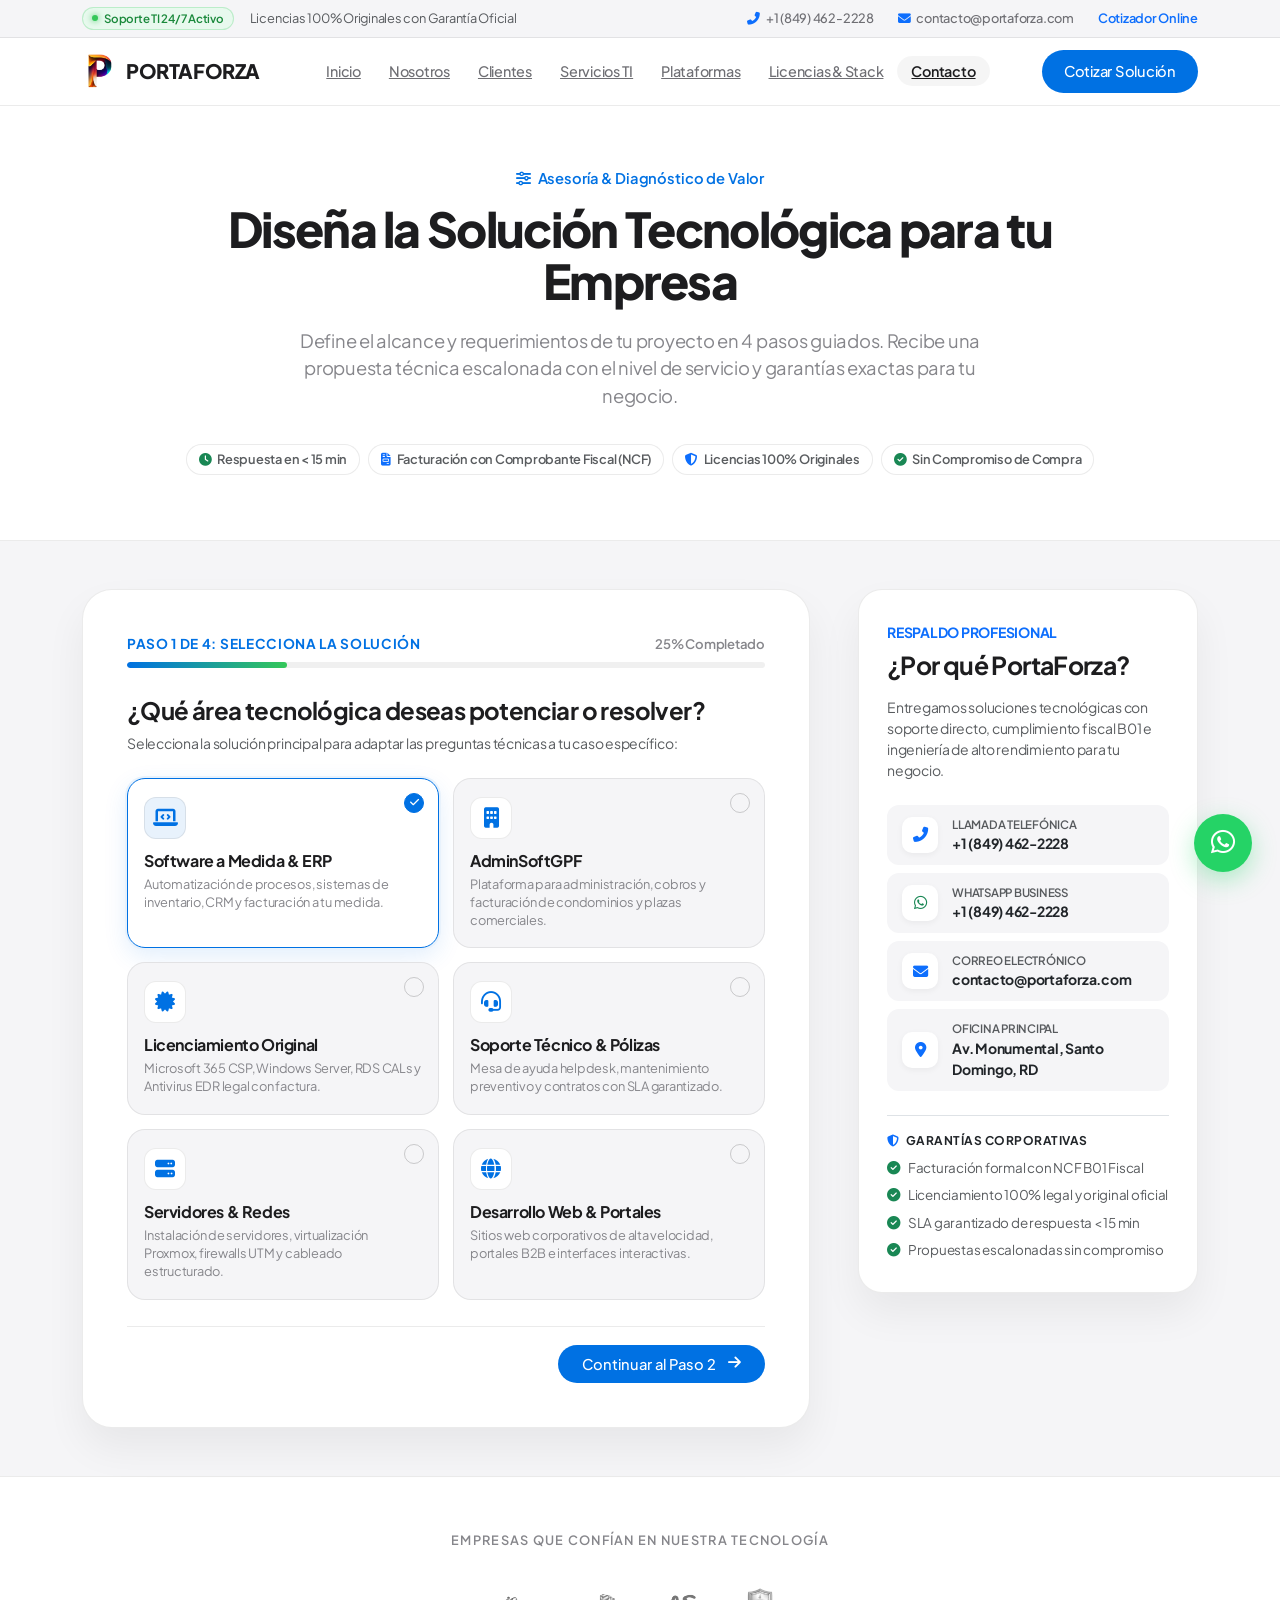
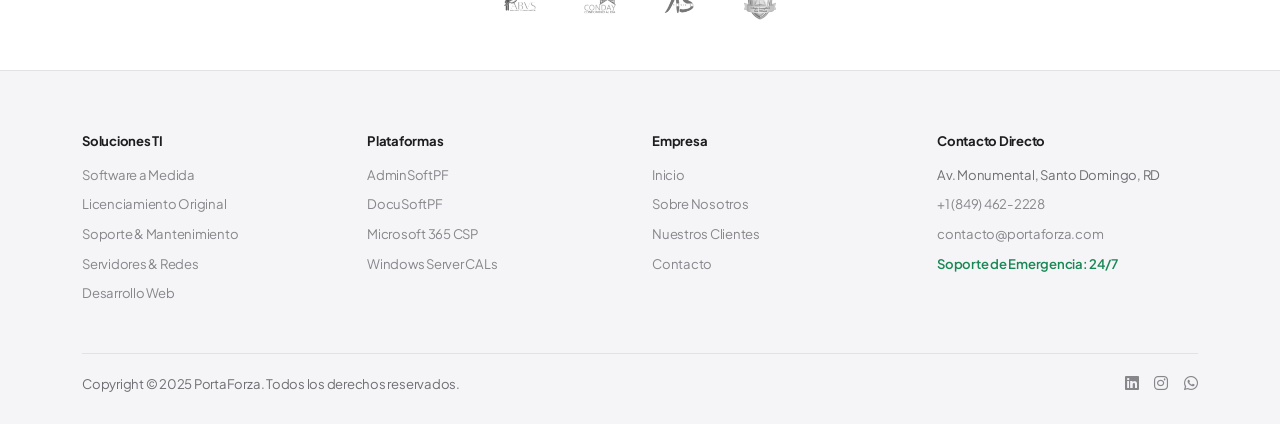
<file: public/pags/contacto.html>
<!DOCTYPE html>
<html lang="es">
<head>
    <meta charset="UTF-8">
    <meta name="viewport" content="width=device-width, initial-scale=1.0, maximum-scale=5.0, viewport-fit=cover">

    <!-- Google tag (gtag.js) -->
    <script async src="https://www.googletagmanager.com/gtag/js?id=G-SNBFKXMWR0"></script>
    <script>
      window.dataLayer = window.dataLayer || [];
      function gtag(){dataLayer.push(arguments);}
      gtag('js', new Date());

      gtag('config', 'G-SNBFKXMWR0');
    </script>
    <title>Contacto & Cotizaciones TI Inmediatas | PORTAFORZA</title>
    <meta name="description" content="Comunícate con los especialistas de Portaforza. Cotiza licencias originales, desarrollo de software, servidores, redes y soporte técnico corporativo.">
    <meta name="keywords" content="contacto Portaforza, cotizacion TI, soporte tecnico telefonos, software empresarial soporte">
    <meta name="robots" content="index, follow, max-snippet:-1, max-image-preview:large, max-video-preview:-1">
    <meta name="theme-color" content="#ffffff">
    <link rel="canonical" href="https://portaforza.com/pags/contacto">
    <meta name="referrer" content="strict-origin-when-cross-origin">

    <!-- Open Graph -->
    <meta property="og:locale" content="es_DO">
    <meta property="og:site_name" content="PORTAFORZA">
    <meta property="og:title" content="Contacto & Asesoría Tecnológica | PORTAFORZA">
    <meta property="og:description" content="Contáctanos vía WhatsApp, correo o teléfono para cotizaciones personalizadas en tecnología y software.">
    <meta property="og:type" content="website">
    <meta property="og:url" content="https://portaforza.com/pags/contacto">
    <meta property="og:image" content="https://portaforza.com/img/navLOGOimg.png">
    <meta property="og:image:alt" content="Contacto PortaForza">

    <!-- Twitter Cards -->
    <meta name="twitter:card" content="summary_large_image">
    <meta name="twitter:title" content="Contacto & Cotizaciones | PORTAFORZA">
    <meta name="twitter:description" content="Atención ágil para empresas. Cotiza tu infraestructura TI hoy mismo.">
    <meta name="twitter:image" content="https://portaforza.com/img/navLOGOimg.png">

    <!-- Favicon -->
    <link rel="icon" href="../img/imageLogoPeque.ico" type="image/x-icon">
    <link rel="apple-touch-icon" href="../img/imageLogoPeque.png">

    <!-- Tipografía & Estilos -->
    <link rel="preconnect" href="https://fonts.googleapis.com">
    <link rel="preconnect" href="https://fonts.gstatic.com" crossorigin>
    <link href="https://cdn.jsdelivr.net/npm/bootstrap@5.3.2/dist/css/bootstrap.min.css" rel="stylesheet" crossorigin="anonymous">
    <link rel="stylesheet" href="https://cdnjs.cloudflare.com/ajax/libs/font-awesome/6.4.2/css/all.min.css" crossorigin="anonymous">
    <link rel="stylesheet" href="../css/styles.css?v=2.8">

    <!-- Schema.org JSON-LD -->
    <script type="application/ld+json">
    {
      "@context": "https://schema.org",
      "@type": "ContactPage",
      "name": "Contacto PortaForza",
      "url": "https://portaforza.com/pags/contacto.html",
      "mainEntity": {
        "@type": "ProfessionalService",
        "name": "PortaForza",
        "telephone": "+18494622228",
        "email": "contacto@portaforza.com",
        "address": {
          "@type": "PostalAddress",
          "streetAddress": "Av. Monumental",
          "addressLocality": "Santo Domingo",
          "addressRegion": "Distrito Nacional",
          "addressCountry": "DO"
        }
      }
    }
    </script>
</head>

<body>

    <!-- TOP UTILITY BAR -->
    <div class="top-utility-bar">
        <div class="container d-flex justify-content-between align-items-center">
            <div class="d-flex align-items-center gap-3">
                <span class="badge-live">Soporte TI 24/7 Activo</span>
                <span class="d-none d-md-inline text-muted">Licencias 100% Originales con Garantía Oficial</span>
            </div>
            <div class="d-flex align-items-center gap-4">
                <a href="tel:+18494622228"><i class="fas fa-phone-alt me-1 text-primary"></i> +1 (849) 462-2228</a>
                <a href="mailto:contacto@portaforza.com" class="d-none d-sm-inline"><i class="fas fa-envelope me-1 text-primary"></i> contacto@portaforza.com</a>
                <a href="../index.html#cotizador" class="fw-semibold text-primary d-none d-lg-inline">Cotizador Online</a>
            </div>
        </div>
    </div>

    <!-- NAVBAR FROSTED GLASS -->
    <nav class="navbar navbar-expand-lg navbar-pf">
        <div class="container">
            <a class="navbar-brand-custom" href="../index.html">
                <img src="../img/navLOGOimg.png" alt="PortaForza">
                <span>PORTAFORZA</span>
            </a>
            
            <button class="navbar-toggler border-0" type="button" data-bs-toggle="collapse" data-bs-target="#navbarEnterprise" aria-controls="navbarEnterprise" aria-expanded="false" aria-label="Menú">
                <i class="fas fa-bars text-dark fs-5"></i>
            </button>

            <div class="collapse navbar-collapse navbar-collapse-custom" id="navbarEnterprise">
                <ul class="navbar-nav mx-auto">
                    <li class="nav-item">
                        <a class="nav-link-custom" href="../index.html">Inicio</a>
                    </li>
                    <li class="nav-item">
                        <a class="nav-link-custom" href="nosotros.html">Nosotros</a>
                    </li>
                    <li class="nav-item">
                        <a class="nav-link-custom" href="clientes.html">Clientes</a>
                    </li>
                    <li class="nav-item">
                        <a class="nav-link-custom" href="servicios.html">Servicios TI</a>
                    </li>
                    <li class="nav-item">
                        <a class="nav-link-custom" href="../Software/AdminSoftPF.html">Plataformas</a>
                    </li>
                    <li class="nav-item">
                        <a class="nav-link-custom" href="../index.html#catalogo">Licencias & Stack</a>
                    </li>
                    <li class="nav-item">
                        <a class="nav-link-custom active" href="contacto.html">Contacto</a>
                    </li>
                </ul>
                <div class="d-flex align-items-center gap-2 mt-3 mt-lg-0">
                    <a href="../index.html#cotizador" class="btn-apple-primary">
                        Cotizar Solución
                    </a>
                </div>
            </div>
        </div>
    </nav>

    <!-- HEADER DE PÁGINA (Apple Style) -->
    <header class="hero-apple" style="padding: 60px 0 65px;">
        <div class="container text-center">
            <span class="hero-eyebrow"><i class="fas fa-sliders-h me-1"></i> Asesoría & Diagnóstico de Valor</span>
            <h1 class="hero-headline" style="font-size: 3rem;">Diseña la Solución Tecnológica para tu Empresa</h1>
            <p class="hero-subhead mx-auto" style="font-size: 1.15rem;">
                Define el alcance y requerimientos de tu proyecto en 4 pasos guiados. Recibe una propuesta técnica escalonada con el nivel de servicio y garantías exactas para tu negocio.
            </p>
            <div class="d-flex flex-wrap justify-content-center gap-2 mt-2">
                <span class="apple-pill-tag bg-white text-muted"><i class="fas fa-clock text-success me-1"></i> Respuesta en &lt; 15 min</span>
                <span class="apple-pill-tag bg-white text-muted"><i class="fas fa-file-invoice text-primary me-1"></i> Facturación con Comprobante Fiscal (NCF)</span>
                <span class="apple-pill-tag bg-white text-muted"><i class="fas fa-shield-alt text-primary me-1"></i> Licencias 100% Originales</span>
                <span class="apple-pill-tag bg-white text-muted"><i class="fas fa-check-circle text-success me-1"></i> Sin Compromiso de Compra</span>
            </div>
        </div>
    </header>

    <!-- CONTENIDO DE CONTACTO -->
    <main class="py-5">
        <div class="container">
            <div class="row g-5 align-items-start">
                
                <!-- Columna Izquierda: Asistente Interactivo de Cotización y Valor -->
                <div class="col-lg-8 order-1">
                    <div class="configurator-box" id="consultiveConfigurator">
                        
                        <!-- Barra de Progreso Superior -->
                        <div class="wizard-progress-wrapper">
                            <div class="wizard-progress-header">
                                <span class="wizard-step-label" id="wizardStepLabel">Paso 1 de 4: Selecciona la Solución</span>
                                <span class="wizard-step-percent" id="wizardStepPercent">25% Completado</span>
                            </div>
                            <div class="wizard-progress-bar-bg">
                                <div class="wizard-progress-bar-fill" id="wizardProgressBar" style="width: 25%;"></div>
                            </div>
                        </div>

                        <form id="consultiveForm">
                            <!-- ================= PASO 1: LÍNEA DE SOLUCIÓN ================= -->
                            <div class="wizard-step-pane active" id="step1">
                                <h4 class="fw-bold mb-2">¿Qué área tecnológica deseas potenciar o resolver?</h4>
                                <p class="text-muted small mb-4">Selecciona la solución principal para adaptar las preguntas técnicas a tu caso específico:</p>
                                
                                <div class="option-cards-grid">
                                    <div class="solution-option-card selected" data-service="software" tabindex="0">
                                        <div class="card-check-icon"><i class="fas fa-check"></i></div>
                                        <div class="card-icon"><i class="fas fa-laptop-code"></i></div>
                                        <h5>Software a Medida & ERP</h5>
                                        <p>Automatización de procesos, sistemas de inventario, CRM y facturación a tu medida.</p>
                                    </div>

                                    <div class="solution-option-card" data-service="adminsoft" tabindex="0">
                                        <div class="card-check-icon"><i class="fas fa-check"></i></div>
                                        <div class="card-icon"><i class="fas fa-building"></i></div>
                                        <h5>AdminSoftGPF</h5>
                                        <p>Plataforma para administración, cobros y facturación de condominios y plazas comerciales.</p>
                                    </div>

                                    <div class="solution-option-card" data-service="licencias" tabindex="0">
                                        <div class="card-check-icon"><i class="fas fa-check"></i></div>
                                        <div class="card-icon"><i class="fas fa-certificate"></i></div>
                                        <h5>Licenciamiento Original</h5>
                                        <p>Microsoft 365 CSP, Windows Server, RDS CALs y Antivirus EDR legal con factura.</p>
                                    </div>

                                    <div class="solution-option-card" data-service="soporte" tabindex="0">
                                        <div class="card-check-icon"><i class="fas fa-check"></i></div>
                                        <div class="card-icon"><i class="fas fa-headset"></i></div>
                                        <h5>Soporte Técnico & Pólizas</h5>
                                        <p>Mesa de ayuda helpdesk, mantenimiento preventivo y contratos con SLA garantizado.</p>
                                    </div>

                                    <div class="solution-option-card" data-service="servidores" tabindex="0">
                                        <div class="card-check-icon"><i class="fas fa-check"></i></div>
                                        <div class="card-icon"><i class="fas fa-server"></i></div>
                                        <h5>Servidores & Redes</h5>
                                        <p>Instalación de servidores, virtualización Proxmox, firewalls UTM y cableado estructurado.</p>
                                    </div>

                                    <div class="solution-option-card" data-service="web" tabindex="0">
                                        <div class="card-check-icon"><i class="fas fa-check"></i></div>
                                        <div class="card-icon"><i class="fas fa-globe"></i></div>
                                        <h5>Desarrollo Web & Portales</h5>
                                        <p>Sitios web corporativos de alta velocidad, portales B2B e interfaces interactivas.</p>
                                    </div>
                                </div>

                                <div class="wizard-nav-buttons justify-content-end">
                                    <button type="button" class="btn-apple-primary px-4 py-2" id="btnNextStep1">
                                        Continuar al Paso 2 <i class="fas fa-arrow-right ms-1"></i>
                                    </button>
                                </div>
                            </div>

                            <!-- ================= PASO 2: TIEMPO DE ENTREGA & NIVEL DE PERSONALIZACIÓN ================= -->
                            <div class="wizard-step-pane" id="step2">
                                <div class="d-flex align-items-center gap-2 mb-2">
                                    <span class="apple-pill-tag bg-primary-subtle text-primary fw-semibold" id="currentServiceBadge">Desarrollo Web & Portales</span>
                                </div>
                                <h4 class="fw-bold mb-2">¿Para cuándo lo necesitas y qué nivel de desarrollo buscas?</h4>
                                <p class="text-muted small mb-3">En proyectos tecnológicos, el tiempo y la personalización determinan el esfuerzo del equipo. Ajusta estos dos puntos para ver el presupuesto real:</p>

                                <!-- Pregunta 1: Tiempo de Entrega -->
                                <label class="form-label-apple mb-2">1. ¿Para cuándo necesitas tenerlo funcionando? *</label>
                                <div class="time-custom-cards-grid" id="timeCardsGrid">
                                    <div class="time-custom-card" data-time="urgente" tabindex="0">
                                        <span class="card-head-badge bg-danger-subtle text-danger">Prioridad Alta</span>
                                        <h6>Lo antes posible (~1 semana)</h6>
                                        <p>Para resolver una urgencia o lanzamiento inmediato. Requiere priorizar recursos o concentrarse en una entrega base rápida.</p>
                                    </div>
                                    <div class="time-custom-card selected" data-time="normal" tabindex="0">
                                        <span class="card-head-badge bg-primary-subtle text-primary">Recomendado ⭐</span>
                                        <h6>Tiempo normal del proyecto</h6>
                                        <p>Sin prisa innecesaria. El proyecto se desarrolla al ritmo óptimo con el precio estándar del mercado.</p>
                                    </div>
                                    <div class="time-custom-card" data-time="calma" tabindex="0">
                                        <span class="card-head-badge bg-light text-muted border">Planificado</span>
                                        <h6>Con calma / Por etapas (1 a 2 meses)</h6>
                                        <p>Para proyectos en estructuración o que prefieren avanzar por fases de entrega mensuales.</p>
                                    </div>
                                </div>

                                <!-- Pregunta 2: Nivel de Personalización -->
                                <label class="form-label-apple mb-2 mt-2">2. ¿Qué nivel de personalización requiere tu empresa? *</label>
                                <div class="time-custom-cards-grid" id="customLevelCardsGrid">
                                    <div class="time-custom-card" data-custom="base" tabindex="0">
                                        <span class="card-head-badge bg-light text-muted border">Práctico</span>
                                        <h6>Solución base / Estándar</h6>
                                        <p>Funcionalidades probadas y directas. Es la opción más rápida de entregar y de menor inversión.</p>
                                    </div>
                                    <div class="time-custom-card selected" data-custom="adaptado" tabindex="0">
                                        <span class="card-head-badge bg-primary-subtle text-primary">Equilibrado ⭐</span>
                                        <h6>Adaptado a mis flujos</h6>
                                        <p>Diseño y módulos ajustados a la identidad y operación real de tu negocio.</p>
                                    </div>
                                    <div class="time-custom-card" data-custom="medida" tabindex="0">
                                        <span class="card-head-badge bg-warning-subtle text-dark">Exclusivo</span>
                                        <h6>100% a la medida desde cero</h6>
                                        <p>Reglas de negocio, diseño o integraciones únicas. Mayor tiempo de ingeniería y dedicación.</p>
                                    </div>
                                </div>

                                <!-- Pregunta 3: Dimensión -->
                                <div class="row g-3 mt-1">
                                    <div class="col-md-12">
                                        <label class="form-label-apple" for="projectScaleSelect">3. Dimensión estimada de tu requerimiento</label>
                                        <select class="form-select-apple" id="projectScaleSelect">
                                            <option value="Pequeño / 1 a 5 usuarios o módulos base">Pequeño / 1 a 5 puestos, equipos o módulos base</option>
                                            <option value="Mediano / 6 a 20 puestos o escala Pyme" selected>Mediano / 6 a 20 puestos o escala Pyme en crecimiento</option>
                                            <option value="Corporativo / 21 a 50+ puestos o multi-sucursal">Corporativo / 21 a 50+ puestos o multi-sucursal</option>
                                        </select>
                                    </div>
                                </div>

                                <div class="wizard-nav-buttons">
                                    <button type="button" class="btn-wizard-back" id="btnBackStep2">
                                        <i class="fas fa-arrow-left"></i> Cambiar Servicio
                                    </button>
                                    <button type="button" class="btn-apple-primary px-4 py-2" id="btnNextStep2">
                                        Ver Presupuestos y Opciones (Paso 3) <i class="fas fa-arrow-right ms-1"></i>
                                    </button>
                                </div>
                            </div>

                            <!-- ================= PASO 3: RANGO DE PRESUPUESTO & OPCIONES REALES ================= -->
                            <div class="wizard-step-pane" id="step3">
                                <h4 class="fw-bold mb-2">Presupuesto en USD y Opciones que Cubre tu Tiempo</h4>
                                <p class="text-muted small mb-3">Calculado según el tiempo de entrega y el nivel de personalización que elegiste en el paso anterior:</p>

                                <!-- Aviso dinámico de fabricante (Microsoft, etc.) cuando aplique -->
                                <div id="vendorNoticeBox" class="vendor-official-notice d-none">
                                    <i class="fas fa-info-circle me-1"></i> <strong>Aviso sobre Licenciamiento Oficial:</strong> El costo final de las licencias de Microsoft y seguridad depende del tarifario oficial vigente del fabricante según la cantidad exacta de usuarios.
                                </div>

                                <!-- Alerta amigable cuando pide Urgencia + Presupuesto Bajo -->
                                <div id="urgencyAlertBox" class="urgency-low-budget-alert d-none">
                                    <h6><i class="fas fa-clock"></i> Nota sobre entrega urgente con presupuesto inicial</h6>
                                    <p id="urgencyAlertText">Para entregar en aproximadamente 1 semana con este presupuesto, nos concentraremos en una primera fase funcional rápida. Módulos más extensos o a la medida requieren el tiempo normal del proyecto.</p>
                                    <button type="button" class="btn-switch-normal-time" id="btnSwitchToNormalTime">
                                        <i class="fas fa-calendar-check"></i> Cambiar al tiempo normal del proyecto (para incluir más opciones sin subir presupuesto)
                                    </button>
                                </div>

                                <!-- Contenedor dinámico de las 3 opciones de presupuesto en USD -->
                                <div class="budget-decoy-grid" id="budgetDecoyGrid">
                                    <!-- Inyectado dinámicamente por JS según tiempo y personalización -->
                                </div>

                                <!-- Opción Flexible / Cotización Abierta -->
                                <div class="flexible-budget-bar" id="flexibleBudgetBar" tabindex="0">
                                    <div class="d-flex align-items-center gap-2">
                                        <i class="fas fa-handshake text-primary fs-5"></i>
                                        <div>
                                            <div class="fw-bold text-dark small" id="flexibleOptionTitle">¿Prefieres que conversemos primero sobre tus números y definir la propuesta juntos?</div>
                                            <div class="text-muted small" style="font-size: 0.78rem;">Evaluaremos los detalles contigo sin compromiso para ajustar la mejor opción a lo que puedes invertir.</div>
                                        </div>
                                    </div>
                                    <span class="badge bg-light text-muted border">Conversar Primero</span>
                                </div>

                                <!-- Entregables específicos que caben en esta combinación de tiempo y presupuesto -->
                                <label class="form-label-apple mb-2">¿Qué puntos te gustaría incluir en tu propuesta? *</label>
                                <div class="pill-options-group" id="deliverablesPillGroup">
                                    <!-- Inyectado dinámicamente según tiempo y presupuesto -->
                                </div>

                                <!-- Pregunta de facturación -->
                                <div class="row g-3 mt-1">
                                    <div class="col-md-6">
                                        <label class="form-label-apple" for="fiscalBillingSelect">Tipo de Comprobante Fiscal Requerido</label>
                                        <select class="form-select-apple" id="fiscalBillingSelect">
                                            <option value="Comprobante con Crédito Fiscal (NCF B01)" selected>Crédito Fiscal Corporativo (NCF B01)</option>
                                            <option value="Factura para Consumo Final (B02)">Consumo Final (B02)</option>
                                            <option value="Régimen Gubernamental / Especial (B14/B15)">Gubernamental / Especial (B14/B15)</option>
                                        </select>
                                    </div>
                                    <div class="col-md-6">
                                        <label class="form-label-apple" for="projectDecisionStage">¿En qué etapa de decisión te encuentras?</label>
                                        <select class="form-select-apple" id="projectDecisionStage">
                                            <option value="Listo para arrancar si la propuesta cuadra" selected>Listo para arrancar si la propuesta cuadra</option>
                                            <option value="Comparando opciones para decidir este mes">Comparando opciones para decidir este mes</option>
                                            <option value="Reuniendo presupuestos para presentar a socios/junta">Reuniendo cotizaciones para socios o junta</option>
                                        </select>
                                    </div>
                                </div>

                                <div class="wizard-nav-buttons">
                                    <button type="button" class="btn-wizard-back" id="btnBackStep3">
                                        <i class="fas fa-arrow-left"></i> Cambiar Tiempo o Personalización
                                    </button>
                                    <button type="button" class="btn-apple-primary px-4 py-2" id="btnNextStep3">
                                        Revisar Propuesta (Paso 4) <i class="fas fa-arrow-right ms-1"></i>
                                    </button>
                                </div>
                            </div>

                            <!-- ================= PASO 4: RESUMEN CLARO Y ENVÍO ================= -->
                            <div class="wizard-step-pane" id="step4">
                                <h4 class="fw-bold mb-2">Resumen de tu Propuesta Preliminar</h4>
                                <p class="text-muted small mb-4">Revisa los puntos acordados. Uno de nuestros ingenieros validará los detalles contigo:</p>

                                <!-- Tabla con lenguaje humano y directo -->
                                <table class="proposal-table-apple">
                                    <thead>
                                        <tr>
                                            <th>Detalle</th>
                                            <th>Tu Selección</th>
                                        </tr>
                                    </thead>
                                    <tbody>
                                        <tr class="highlight-row">
                                            <td><strong>Presupuesto Estimado (USD)</strong></td>
                                            <td class="amount-cell" id="tableBudgetAmount">$420 – $850 USD</td>
                                        </tr>
                                        <tr>
                                            <td><strong>Servicio & Nivel</strong></td>
                                            <td id="tableServiceTier">Desarrollo Web &bull; Opción Completa</td>
                                        </tr>
                                        <tr>
                                            <td><strong>Plazo de Entrega Elegido</strong></td>
                                            <td id="tableDeliveryTime">Tiempo normal del proyecto (2 a 4 semanas)</td>
                                        </tr>
                                        <tr>
                                            <td><strong>Puntos Incluidos</strong></td>
                                            <td id="tableDeliverablesList">Sitio Corporativo, Catálogo con filtros, SEO y Correos</td>
                                        </tr>
                                        <tr>
                                            <td><strong>Forma de Pago Habitual</strong></td>
                                            <td id="tablePaymentTerms">70% de avance y 30% al entregar a conformidad</td>
                                        </tr>
                                        <tr>
                                            <td><strong>Facturación & Garantía</strong></td>
                                            <td id="tableGuaranteeTerms"><span class="badge bg-success-subtle text-success me-1">NCF B01</span> Soporte de puesta en marcha incluido sin costo adicional</td>
                                        </tr>
                                    </tbody>
                                </table>

                                <!-- Datos del Contacto -->
                                <h5 class="fw-bold mb-3" style="font-size: 1.05rem;">¿A nombre de quién emitimos la propuesta formal?</h5>
                                <div class="row g-3">
                                    <div class="col-md-6">
                                        <label class="form-label-apple" for="clientName">Nombre Completo *</label>
                                        <input type="text" class="form-control-apple" id="clientName" placeholder="Ej. Juan Pérez" required>
                                    </div>
                                    <div class="col-md-6">
                                        <label class="form-label-apple" for="clientCompany">Empresa u Organización *</label>
                                        <input type="text" class="form-control-apple" id="clientCompany" placeholder="Ej. Torres Bella Vista / Importadora SRL" required>
                                    </div>
                                    <div class="col-md-6">
                                        <label class="form-label-apple" for="clientPhone">Teléfono o WhatsApp *</label>
                                        <input type="tel" class="form-control-apple" id="clientPhone" placeholder="Ej. +1 (809) 000-0000" required>
                                    </div>
                                    <div class="col-md-6">
                                        <label class="form-label-apple" for="clientEmail">Correo Electrónico Corporativo</label>
                                        <input type="email" class="form-control-apple" id="clientEmail" placeholder="gerencia@tuempresa.com">
                                    </div>
                                    <div class="col-12">
                                        <label class="form-label-apple" for="clientNotes">Notas o Especificaciones Adicionales (Opcional)</label>
                                        <textarea class="form-control-apple" id="clientNotes" rows="2" placeholder="Detalles de lo que necesitas o requerimientos específicos..."></textarea>
                                    </div>
                                </div>

                                <!-- Botones de Envío Estratégicos -->
                                <div class="row g-3 mt-4">
                                    <div class="col-md-8">
                                        <button type="button" class="btn-apple-primary w-100 py-3 justify-content-center fs-6" id="btnSubmitWhatsApp">
                                            <i class="fab fa-whatsapp fs-5"></i> Recibir Propuesta en WhatsApp Business
                                        </button>
                                    </div>
                                    <div class="col-md-4">
                                        <button type="button" class="btn-apple-secondary w-100 py-3 justify-content-center fs-6" id="btnSubmitEmail">
                                            <i class="fas fa-envelope"></i> Vía Correo
                                        </button>
                                    </div>
                                </div>

                                <div class="wizard-nav-buttons mt-3 pt-2">
                                    <button type="button" class="btn-wizard-back" id="btnBackStep4">
                                        <i class="fas fa-arrow-left"></i> Modificar Alcance / Entregables
                                    </button>
                                    <span class="text-muted small"><i class="fas fa-lock text-success me-1"></i> Cotización formal sin compromiso</span>
                                </div>
                            </div>
                        </form>

                    </div>
                </div>

                <!-- Columna Derecha: Canales Directos, Confianza y Garantías B2B -->
                <div class="col-lg-4 order-2">
                    <div class="sidebar-contact-box">
                        <span class="tag text-primary fw-bold small text-uppercase mb-2 d-block">Respaldo Profesional</span>
                        <h3 class="fw-bold mb-3" style="font-size: 1.55rem; letter-spacing: -0.025em;">¿Por qué PortaForza?</h3>
                        <p class="text-muted mb-4 small leading-relaxed">
                            Entregamos soluciones tecnológicas con soporte directo, cumplimiento fiscal B01 e ingeniería de alto rendimiento para tu negocio.
                        </p>

                        <!-- Canales de Contacto Directo -->
                        <div class="d-flex flex-column gap-2 mb-4">
                            <a href="tel:+18494622228" class="contact-channel-item">
                                <div class="channel-icon text-primary"><i class="fas fa-phone-alt"></i></div>
                                <div>
                                    <div class="text-muted" style="font-size: 0.72rem; text-transform: uppercase; font-weight: 600;">Llamada Telefónica</div>
                                    <div class="fw-bold text-dark small">+1 (849) 462-2228</div>
                                </div>
                            </a>
                            <a href="https://wa.me/18494622228?text=Hola%20Portaforza,%20deseo%20hacer%20una%20consulta." target="_blank" rel="noopener noreferrer" class="contact-channel-item">
                                <div class="channel-icon text-success"><i class="fab fa-whatsapp"></i></div>
                                <div>
                                    <div class="text-muted" style="font-size: 0.72rem; text-transform: uppercase; font-weight: 600;">WhatsApp Business</div>
                                    <div class="fw-bold text-dark small">+1 (849) 462-2228</div>
                                </div>
                            </a>
                            <a href="mailto:contacto@portaforza.com" class="contact-channel-item">
                                <div class="channel-icon text-primary"><i class="fas fa-envelope"></i></div>
                                <div>
                                    <div class="text-muted" style="font-size: 0.72rem; text-transform: uppercase; font-weight: 600;">Correo Electrónico</div>
                                    <div class="fw-bold text-dark small">contacto@portaforza.com</div>
                                </div>
                            </a>
                            <div class="contact-channel-item">
                                <div class="channel-icon text-primary"><i class="fas fa-map-marker-alt"></i></div>
                                <div>
                                    <div class="text-muted" style="font-size: 0.72rem; text-transform: uppercase; font-weight: 600;">Oficina Principal</div>
                                    <div class="fw-bold text-dark small">Av. Monumental, Santo Domingo, RD</div>
                                </div>
                            </div>
                        </div>

                        <!-- Garantías Corporativas -->
                        <div class="sidebar-guarantees-list pt-3 border-top">
                            <div class="fw-bold text-dark small mb-2 text-uppercase" style="font-size: 0.75rem; letter-spacing: 0.04em;">
                                <i class="fas fa-shield-alt text-primary me-1"></i> Garantías Corporativas
                            </div>
                            <ul class="list-unstyled text-muted mb-0 d-flex flex-column gap-2">
                                <li><i class="fas fa-check-circle text-success me-2"></i>Facturación formal con NCF B01 Fiscal</li>
                                <li><i class="fas fa-check-circle text-success me-2"></i>Licenciamiento 100% legal y original oficial</li>
                                <li><i class="fas fa-check-circle text-success me-2"></i>SLA garantizado de respuesta &lt; 15 min</li>
                                <li><i class="fas fa-check-circle text-success me-2"></i>Propuestas escalonadas sin compromiso</li>
                            </ul>
                        </div>
                    </div>
                </div>

            </div>
        </div>
    </main>

    <!-- STRIP DE CLIENTES EMPRESARIALES (Igual que en index.html) -->
    <section class="partners-apple-strip">
        <div class="container text-center">
            <span class="hero-eyebrow text-uppercase" style="font-size: 0.8rem; letter-spacing: 0.1em; color: var(--apple-text-secondary);">
                Empresas que Confían en Nuestra Tecnología
            </span>
            <div class="d-flex flex-wrap justify-content-center align-items-center gap-5 mt-4">
                <img src="../img/1-removebg-preview.png" alt="ABVS Auditores & Consultores" class="partner-logo-clean" style="max-height: 48px;">
                <img src="../img/2-removebg-preview.png" alt="CONDAY - Condominio al Día" class="partner-logo-clean" style="max-height: 48px;">
                <img src="../img/4-removebg-preview.png" alt="AS Teje Servicios" class="partner-logo-clean" style="max-height: 48px;">
                <img src="../img/6-removebg-preview.png" alt="Colegio Evangélico Los Olivos" class="partner-logo-clean" style="max-height: 48px;">
            </div>
        </div>
    </section>

    <!-- FOOTER APPLE STYLE -->
    <footer class="footer-apple">
        <div class="container">
            <div class="row g-4">
                <div class="col-lg-3 col-md-6">
                    <div class="footer-apple-title">Soluciones TI</div>
                    <ul class="footer-apple-list">
                        <li><a href="servicios.html#software">Software a Medida</a></li>
                        <li><a href="../index.html#catalogo">Licenciamiento Original</a></li>
                        <li><a href="servicios.html#soporte">Soporte & Mantenimiento</a></li>
                        <li><a href="servicios.html#servidores">Servidores & Redes</a></li>
                        <li><a href="servicios.html#web">Desarrollo Web</a></li>
                    </ul>
                </div>

                <div class="col-lg-3 col-md-6">
                    <div class="footer-apple-title">Plataformas</div>
                    <ul class="footer-apple-list">
                        <li><a href="../Software/AdminSoftPF.html">AdminSoftPF</a></li>
                        <li><a href="contacto.html">DocuSoftPF</a></li>
                        <li><a href="../index.html#catalogo">Microsoft 365 CSP</a></li>
                        <li><a href="../index.html#catalogo">Windows Server CALs</a></li>
                    </ul>
                </div>

                <div class="col-lg-3 col-md-6">
                    <div class="footer-apple-title">Empresa</div>
                    <ul class="footer-apple-list">
                        <li><a href="../index.html">Inicio</a></li>
                        <li><a href="nosotros.html">Sobre Nosotros</a></li>
                        <li><a href="clientes.html">Nuestros Clientes</a></li>
                        <li><a href="contacto.html">Contacto</a></li>
                    </ul>
                </div>

                <div class="col-lg-3 col-md-6">
                    <div class="footer-apple-title">Contacto Directo</div>
                    <ul class="footer-apple-list">
                        <li>Av. Monumental, Santo Domingo, RD</li>
                        <li><a href="tel:+18494622228">+1 (849) 462-2228</a></li>
                        <li><a href="mailto:contacto@portaforza.com">contacto@portaforza.com</a></li>
                        <li class="text-success fw-semibold">Soporte de Emergencia: 24/7</li>
                    </ul>
                </div>
            </div>

            <div class="footer-bottom-apple">
                <div>
                    Copyright &copy; 2025 PortaForza. Todos los derechos reservados.
                </div>
                <div class="d-flex gap-3">
                    <a href="https://www.linkedin.com/company/portaforza/?viewAsMember=true" target="_blank" rel="noopener noreferrer" aria-label="LinkedIn"><i class="fab fa-linkedin fs-6"></i></a>
                    <a href="https://www.instagram.com/portaforza" target="_blank" rel="noopener noreferrer" aria-label="Instagram"><i class="fab fa-instagram fs-6"></i></a>
                    <a href="https://wa.me/18494622228" target="_blank" rel="noopener noreferrer" aria-label="WhatsApp"><i class="fab fa-whatsapp fs-6"></i></a>
                </div>
            </div>
        </div>
    </footer>

    <!-- BOTÓN FLOTANTE DE WHATSAPP -->
    <a href="https://wa.me/18494622228?text=Hola%20Portaforza,%20deseo%20hacer%20una%20consulta." target="_blank" rel="noopener noreferrer" class="floating-whatsapp-btn" aria-label="Contactar por WhatsApp">
        <i class="fab fa-whatsapp"></i>
        <span class="tooltip-text">Chatea con un Especialista</span>
    </a>

    <script src="https://cdn.jsdelivr.net/npm/bootstrap@5.3.2/dist/js/bootstrap.bundle.min.js"></script>
    <script src="../js/script.js?v=2.8"></script>
</body>
</html>
</file>
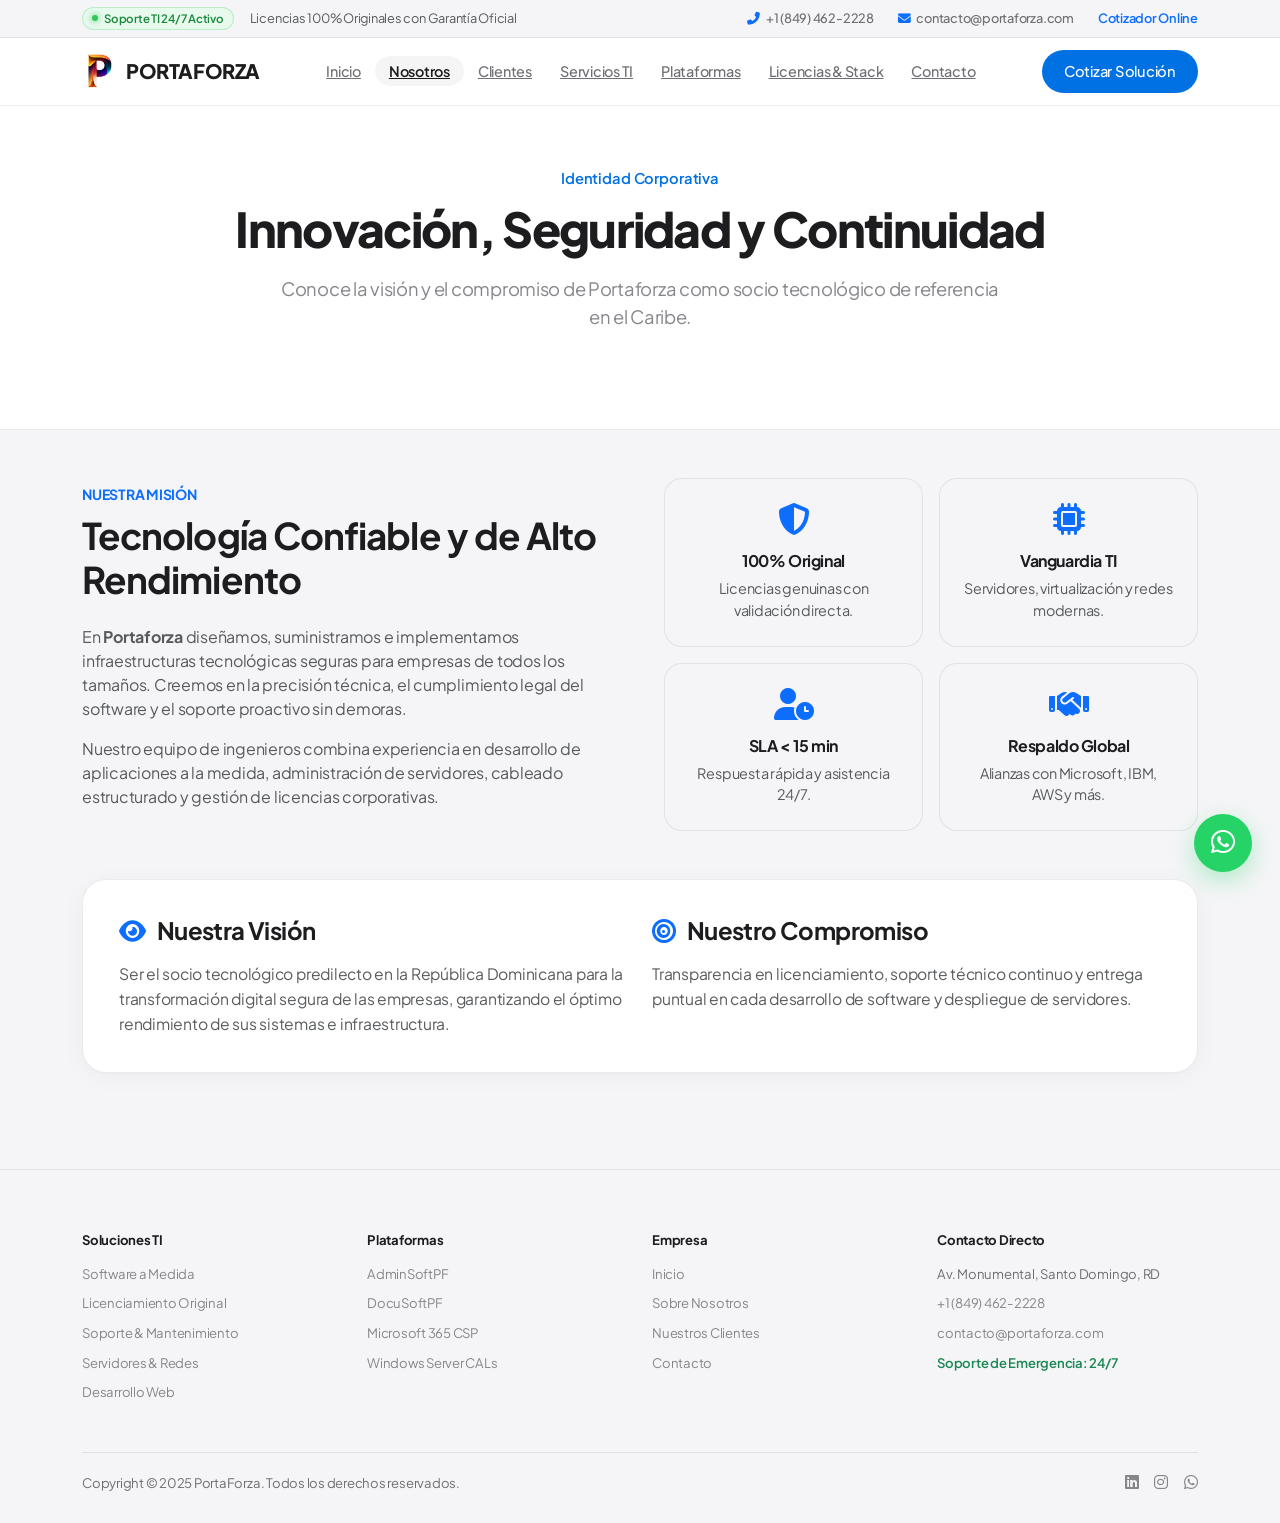
<file: public/pags/nosotros.html>
<!DOCTYPE html>
<html lang="es">
<head>
    <meta charset="UTF-8">
    <meta name="viewport" content="width=device-width, initial-scale=1.0, maximum-scale=5.0, viewport-fit=cover">

    <!-- Google tag (gtag.js) -->
    <script async src="https://www.googletagmanager.com/gtag/js?id=G-SNBFKXMWR0"></script>
    <script>
      window.dataLayer = window.dataLayer || [];
      function gtag(){dataLayer.push(arguments);}
      gtag('js', new Date());

      gtag('config', 'G-SNBFKXMWR0');
    </script>
    <title>Sobre Nosotros | Historia, Valores & Soluciones TI - PORTAFORZA</title>
    <meta name="description" content="Conoce la trayectoria, misión y valores de Portaforza: Socio tecnológico estratégico en desarrollo de software, licenciamiento oficial y gestión de infraestructura IT.">
    <meta name="keywords" content="sobre Portaforza, empresa de tecnologia republica dominicana, consultores TI, ingenieria de software, licenciamiento corporativo">
    <meta name="robots" content="index, follow, max-snippet:-1, max-image-preview:large, max-video-preview:-1">
    <meta name="theme-color" content="#ffffff">
    <link rel="canonical" href="https://portaforza.com/pags/nosotros">
    <meta name="referrer" content="strict-origin-when-cross-origin">

    <!-- Open Graph -->
    <meta property="og:locale" content="es_DO">
    <meta property="og:site_name" content="PORTAFORZA">
    <meta property="og:title" content="Sobre Nosotros | PORTAFORZA">
    <meta property="og:description" content="Nuestra misión: Proveer tecnología empresarial legal, robusta y escalable que optimice los procesos de tu negocio.">
    <meta property="og:type" content="website">
    <meta property="og:url" content="https://portaforza.com/pags/nosotros">
    <meta property="og:image" content="https://portaforza.com/img/navLOGOimg.png">
    <meta property="og:image:alt" content="Sobre Nosotros - PortaForza">

    <!-- Twitter Cards -->
    <meta name="twitter:card" content="summary_large_image">
    <meta name="twitter:title" content="Sobre Nosotros | PORTAFORZA Soluciones Tecnológicas">
    <meta name="twitter:description" content="Conoce a nuestro equipo e historia impulsando empresas con tecnología de vanguardia.">
    <meta name="twitter:image" content="https://portaforza.com/img/navLOGOimg.png">

    <!-- Favicon -->
    <link rel="icon" href="../img/imageLogoPeque.ico" type="image/x-icon">
    <link rel="apple-touch-icon" href="../img/imageLogoPeque.png">

    <!-- Tipografía & Estilos -->
    <link rel="preconnect" href="https://fonts.googleapis.com">
    <link rel="preconnect" href="https://fonts.gstatic.com" crossorigin>
    <link href="https://cdn.jsdelivr.net/npm/bootstrap@5.3.2/dist/css/bootstrap.min.css" rel="stylesheet" crossorigin="anonymous">
    <link rel="stylesheet" href="https://cdnjs.cloudflare.com/ajax/libs/font-awesome/6.4.2/css/all.min.css" crossorigin="anonymous">
    <link rel="stylesheet" href="../css/styles.css?v=2.8">

    <!-- Schema.org JSON-LD -->
    <script type="application/ld+json">
    {
      "@context": "https://schema.org",
      "@type": "AboutPage",
      "name": "Sobre PortaForza",
      "description": "Información corporativa, trayectoria y pilares de PortaForza.",
      "mainEntity": {
        "@type": "Organization",
        "name": "PortaForza",
        "foundingLocation": "Santo Domingo, República Dominicana"
      }
    }
    </script>
</head>

<body>

    <!-- TOP UTILITY BAR -->
    <div class="top-utility-bar">
        <div class="container d-flex justify-content-between align-items-center">
            <div class="d-flex align-items-center gap-3">
                <span class="badge-live">Soporte TI 24/7 Activo</span>
                <span class="d-none d-md-inline text-muted">Licencias 100% Originales con Garantía Oficial</span>
            </div>
            <div class="d-flex align-items-center gap-4">
                <a href="tel:+18494622228"><i class="fas fa-phone-alt me-1 text-primary"></i> +1 (849) 462-2228</a>
                <a href="mailto:contacto@portaforza.com" class="d-none d-sm-inline"><i class="fas fa-envelope me-1 text-primary"></i> contacto@portaforza.com</a>
                <a href="../index.html#cotizador" class="fw-semibold text-primary d-none d-lg-inline">Cotizador Online</a>
            </div>
        </div>
    </div>

    <!-- NAVBAR FROSTED GLASS -->
    <nav class="navbar navbar-expand-lg navbar-pf">
        <div class="container">
            <a class="navbar-brand-custom" href="../index.html">
                <img src="../img/navLOGOimg.png" alt="PortaForza">
                <span>PORTAFORZA</span>
            </a>
            
            <button class="navbar-toggler border-0" type="button" data-bs-toggle="collapse" data-bs-target="#navbarEnterprise" aria-controls="navbarEnterprise" aria-expanded="false" aria-label="Menú">
                <i class="fas fa-bars text-dark fs-5"></i>
            </button>

            <div class="collapse navbar-collapse navbar-collapse-custom" id="navbarEnterprise">
                <ul class="navbar-nav mx-auto">
                    <li class="nav-item">
                        <a class="nav-link-custom" href="../index.html">Inicio</a>
                    </li>
                    <li class="nav-item">
                        <a class="nav-link-custom active" href="nosotros.html">Nosotros</a>
                    </li>
                    <li class="nav-item">
                        <a class="nav-link-custom" href="clientes.html">Clientes</a>
                    </li>
                    <li class="nav-item">
                        <a class="nav-link-custom" href="servicios.html">Servicios TI</a>
                    </li>
                    <li class="nav-item">
                        <a class="nav-link-custom" href="../Software/AdminSoftPF.html">Plataformas</a>
                    </li>
                    <li class="nav-item">
                        <a class="nav-link-custom" href="../index.html#catalogo">Licencias & Stack</a>
                    </li>
                    <li class="nav-item">
                        <a class="nav-link-custom" href="contacto.html">Contacto</a>
                    </li>
                </ul>
                <div class="d-flex align-items-center gap-2 mt-3 mt-lg-0">
                    <a href="../index.html#cotizador" class="btn-apple-primary">
                        Cotizar Solución
                    </a>
                </div>
            </div>
        </div>
    </nav>

    <!-- HEADER DE PÁGINA (Apple Style) -->
    <header class="hero-apple" style="padding: 60px 0 65px;">
        <div class="container text-center">
            <span class="hero-eyebrow">Identidad Corporativa</span>
            <h1 class="hero-headline" style="font-size: 3rem;">Innovación, Seguridad y Continuidad</h1>
            <p class="hero-subhead mx-auto" style="font-size: 1.15rem;">
                Conoce la visión y el compromiso de Portaforza como socio tecnológico de referencia en el Caribe.
            </p>
        </div>
    </header>

    <!-- CONTENIDO DE NOSOTROS -->
    <main class="py-5">
        <div class="container">
            
            <div class="row align-items-center g-5 mb-5">
                <div class="col-lg-6">
                    <span class="tag text-primary fw-bold small text-uppercase mb-2 d-block">Nuestra Misión</span>
                    <h2 class="fw-bold mb-4" style="font-size: 2.3rem; letter-spacing: -0.025em;">Tecnología Confiable y de Alto Rendimiento</h2>
                    <p class="text-muted leading-relaxed">
                        En <strong>Portaforza</strong> diseñamos, suministramos e implementamos infraestructuras tecnológicas seguras para empresas de todos los tamaños. Creemos en la precisión técnica, el cumplimiento legal del software y el soporte proactivo sin demoras.
                    </p>
                    <p class="text-muted leading-relaxed">
                        Nuestro equipo de ingenieros combina experiencia en desarrollo de aplicaciones a la medida, administración de servidores, cableado estructurado y gestión de licencias corporativas.
                    </p>
                </div>
                <div class="col-lg-6">
                    <div class="row g-3">
                        <div class="col-sm-6">
                            <div class="catalog-card-apple p-4 text-center">
                                <i class="fas fa-shield-alt text-primary fa-2x mb-3"></i>
                                <h6 class="fw-bold">100% Original</h6>
                                <p class="small text-muted mb-0">Licencias genuinas con validación directa.</p>
                            </div>
                        </div>
                        <div class="col-sm-6">
                            <div class="catalog-card-apple p-4 text-center">
                                <i class="fas fa-microchip text-primary fa-2x mb-3"></i>
                                <h6 class="fw-bold">Vanguardia TI</h6>
                                <p class="small text-muted mb-0">Servidores, virtualización y redes modernas.</p>
                            </div>
                        </div>
                        <div class="col-sm-6">
                            <div class="catalog-card-apple p-4 text-center">
                                <i class="fas fa-user-clock text-primary fa-2x mb-3"></i>
                                <h6 class="fw-bold">SLA &lt; 15 min</h6>
                                <p class="small text-muted mb-0">Respuesta rápida y asistencia 24/7.</p>
                            </div>
                        </div>
                        <div class="col-sm-6">
                            <div class="catalog-card-apple p-4 text-center">
                                <i class="fas fa-handshake text-primary fa-2x mb-3"></i>
                                <h6 class="fw-bold">Respaldo Global</h6>
                                <p class="small text-muted mb-0">Alianzas con Microsoft, IBM, AWS y más.</p>
                            </div>
                        </div>
                    </div>
                </div>
            </div>

            <!-- Visión en Bento Box -->
            <div class="bento-card mb-5">
                <div class="row g-4">
                    <div class="col-md-6">
                        <h4 class="fw-bold mb-3"><i class="fas fa-eye text-primary me-2"></i> Nuestra Visión</h4>
                        <p class="text-muted mb-0">
                            Ser el socio tecnológico predilecto en la República Dominicana para la transformación digital segura de las empresas, garantizando el óptimo rendimiento de sus sistemas e infraestructura.
                        </p>
                    </div>
                    <div class="col-md-6">
                        <h4 class="fw-bold mb-3"><i class="fas fa-bullseye text-primary me-2"></i> Nuestro Compromiso</h4>
                        <p class="text-muted mb-0">
                            Transparencia en licenciamiento, soporte técnico continuo y entrega puntual en cada desarrollo de software y despliegue de servidores.
                        </p>
                    </div>
                </div>
            </div>

        </div>
    </main>

    <!-- FOOTER APPLE STYLE -->
    <footer class="footer-apple">
        <div class="container">
            <div class="row g-4">
                <div class="col-lg-3 col-md-6">
                    <div class="footer-apple-title">Soluciones TI</div>
                    <ul class="footer-apple-list">
                        <li><a href="servicios.html#software">Software a Medida</a></li>
                        <li><a href="../index.html#catalogo">Licenciamiento Original</a></li>
                        <li><a href="servicios.html#soporte">Soporte & Mantenimiento</a></li>
                        <li><a href="servicios.html#servidores">Servidores & Redes</a></li>
                        <li><a href="servicios.html#web">Desarrollo Web</a></li>
                    </ul>
                </div>

                <div class="col-lg-3 col-md-6">
                    <div class="footer-apple-title">Plataformas</div>
                    <ul class="footer-apple-list">
                        <li><a href="../Software/AdminSoftPF.html">AdminSoftPF</a></li>
                        <li><a href="contacto.html">DocuSoftPF</a></li>
                        <li><a href="../index.html#catalogo">Microsoft 365 CSP</a></li>
                        <li><a href="../index.html#catalogo">Windows Server CALs</a></li>
                    </ul>
                </div>

                <div class="col-lg-3 col-md-6">
                    <div class="footer-apple-title">Empresa</div>
                    <ul class="footer-apple-list">
                        <li><a href="../index.html">Inicio</a></li>
                        <li><a href="nosotros.html">Sobre Nosotros</a></li>
                        <li><a href="clientes.html">Nuestros Clientes</a></li>
                        <li><a href="contacto.html">Contacto</a></li>
                    </ul>
                </div>

                <div class="col-lg-3 col-md-6">
                    <div class="footer-apple-title">Contacto Directo</div>
                    <ul class="footer-apple-list">
                        <li>Av. Monumental, Santo Domingo, RD</li>
                        <li><a href="tel:+18494622228">+1 (849) 462-2228</a></li>
                        <li><a href="mailto:contacto@portaforza.com">contacto@portaforza.com</a></li>
                        <li class="text-success fw-semibold">Soporte de Emergencia: 24/7</li>
                    </ul>
                </div>
            </div>

            <div class="footer-bottom-apple">
                <div>
                    Copyright &copy; 2025 PortaForza. Todos los derechos reservados.
                </div>
                <div class="d-flex gap-3">
                    <a href="https://www.linkedin.com/company/portaforza/?viewAsMember=true" target="_blank" rel="noopener noreferrer" aria-label="LinkedIn"><i class="fab fa-linkedin fs-6"></i></a>
                    <a href="https://www.instagram.com/portaforza" target="_blank" rel="noopener noreferrer" aria-label="Instagram"><i class="fab fa-instagram fs-6"></i></a>
                    <a href="https://wa.me/18494622228" target="_blank" rel="noopener noreferrer" aria-label="WhatsApp"><i class="fab fa-whatsapp fs-6"></i></a>
                </div>
            </div>
        </div>
    </footer>

    <!-- BOTÓN FLOTANTE DE WHATSAPP -->
    <a href="https://wa.me/18494622228?text=Hola%20Portaforza,%20deseo%20conocer%20m%C3%A1s%20sobre%20su%20empresa." target="_blank" rel="noopener noreferrer" class="floating-whatsapp-btn" aria-label="Contactar por WhatsApp">
        <i class="fab fa-whatsapp"></i>
        <span class="tooltip-text">Chatea con un Especialista</span>
    </a>

    <script src="https://cdn.jsdelivr.net/npm/bootstrap@5.3.2/dist/js/bootstrap.bundle.min.js"></script>
    <script src="../js/script.js?v=2.8"></script>
</body>
</html>
</file>
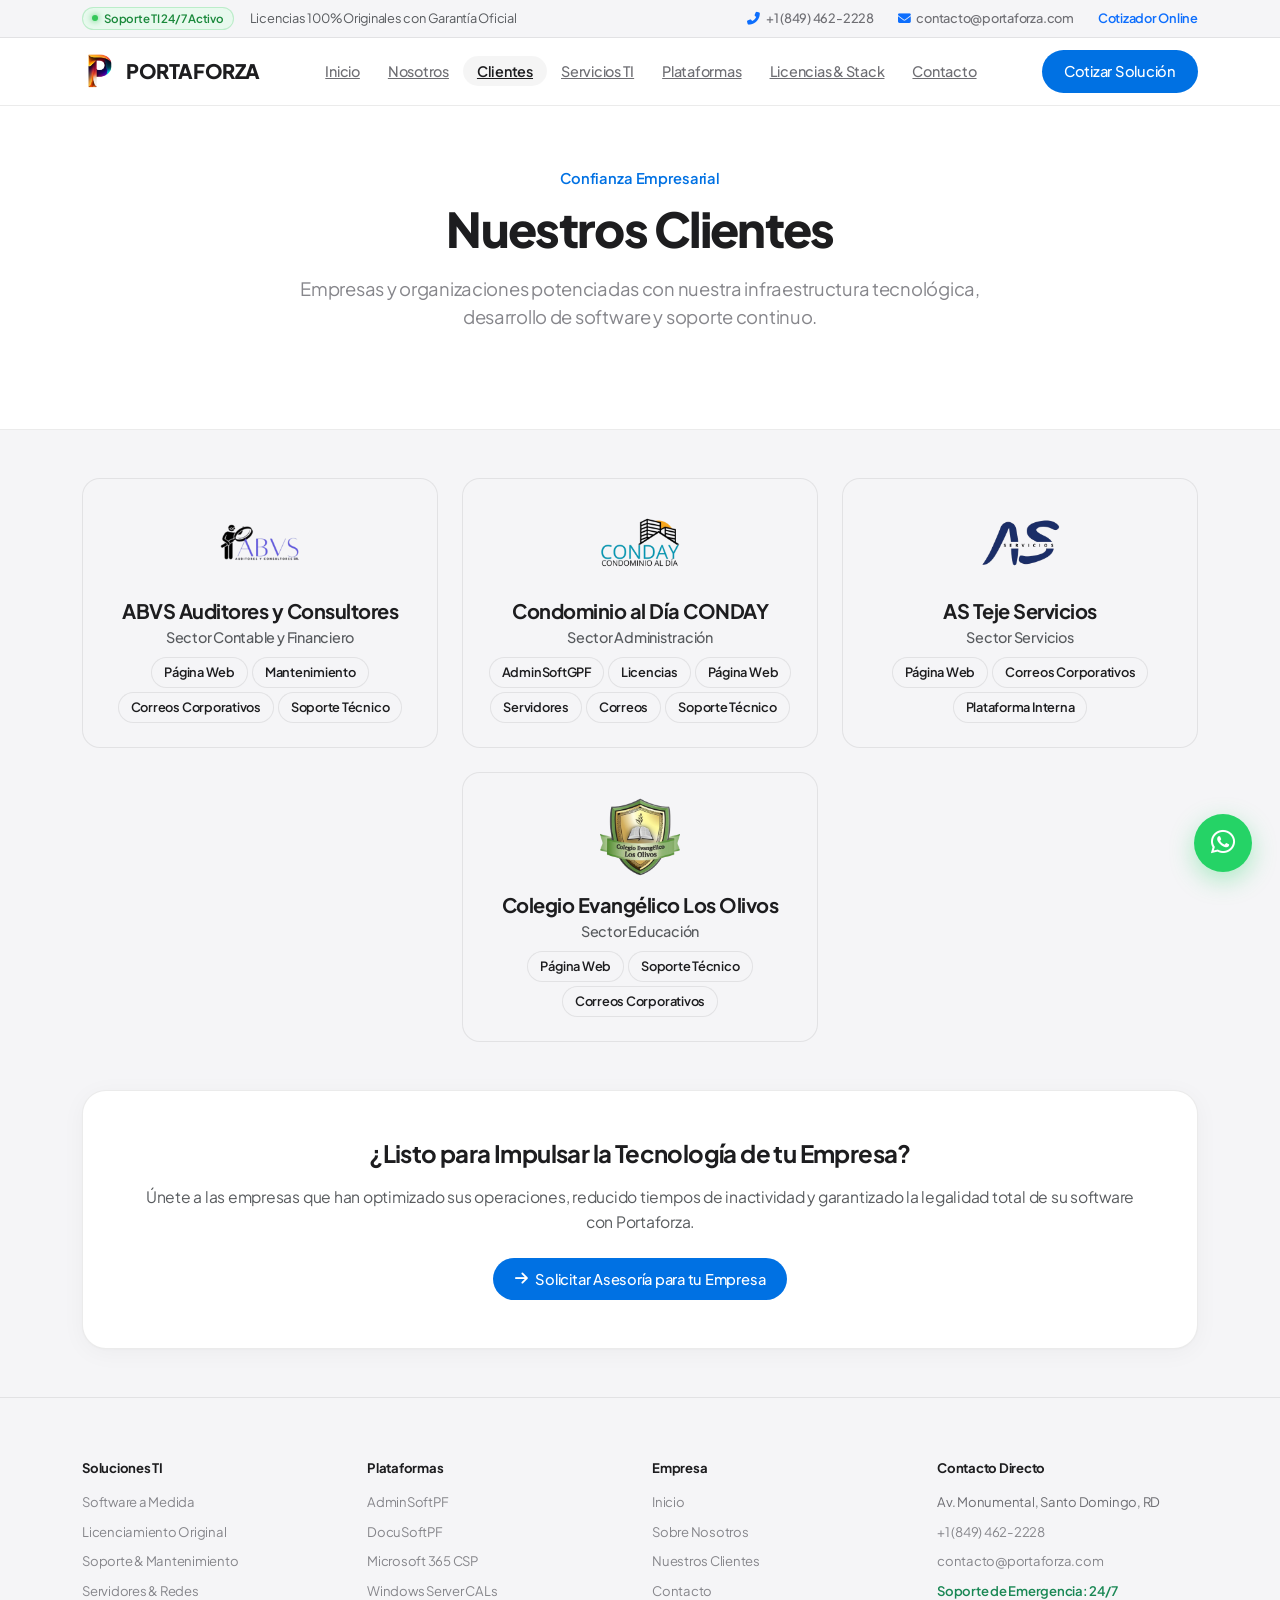
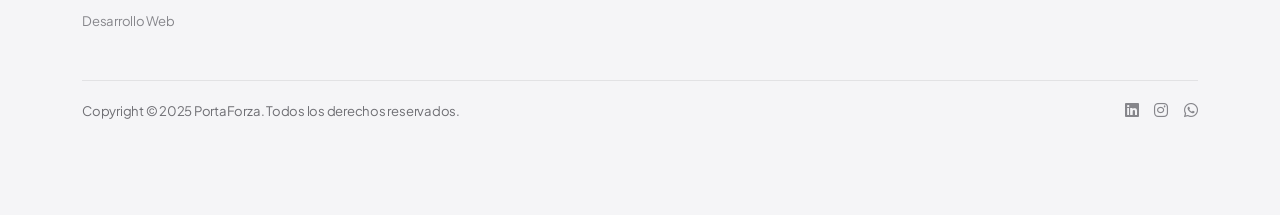
<file: public/pags/partners.html>
<!DOCTYPE html>
<html lang="es">
<head>
    <meta charset="UTF-8">
    <meta http-equiv="refresh" content="0; url=clientes.html">
    <title>Redirigiendo a Clientes | PORTAFORZA</title>
</head>
<body>
    <p>Redirigiendo a <a href="clientes.html">Nuestros Clientes</a>...</p>
</body>
</html>
</file>
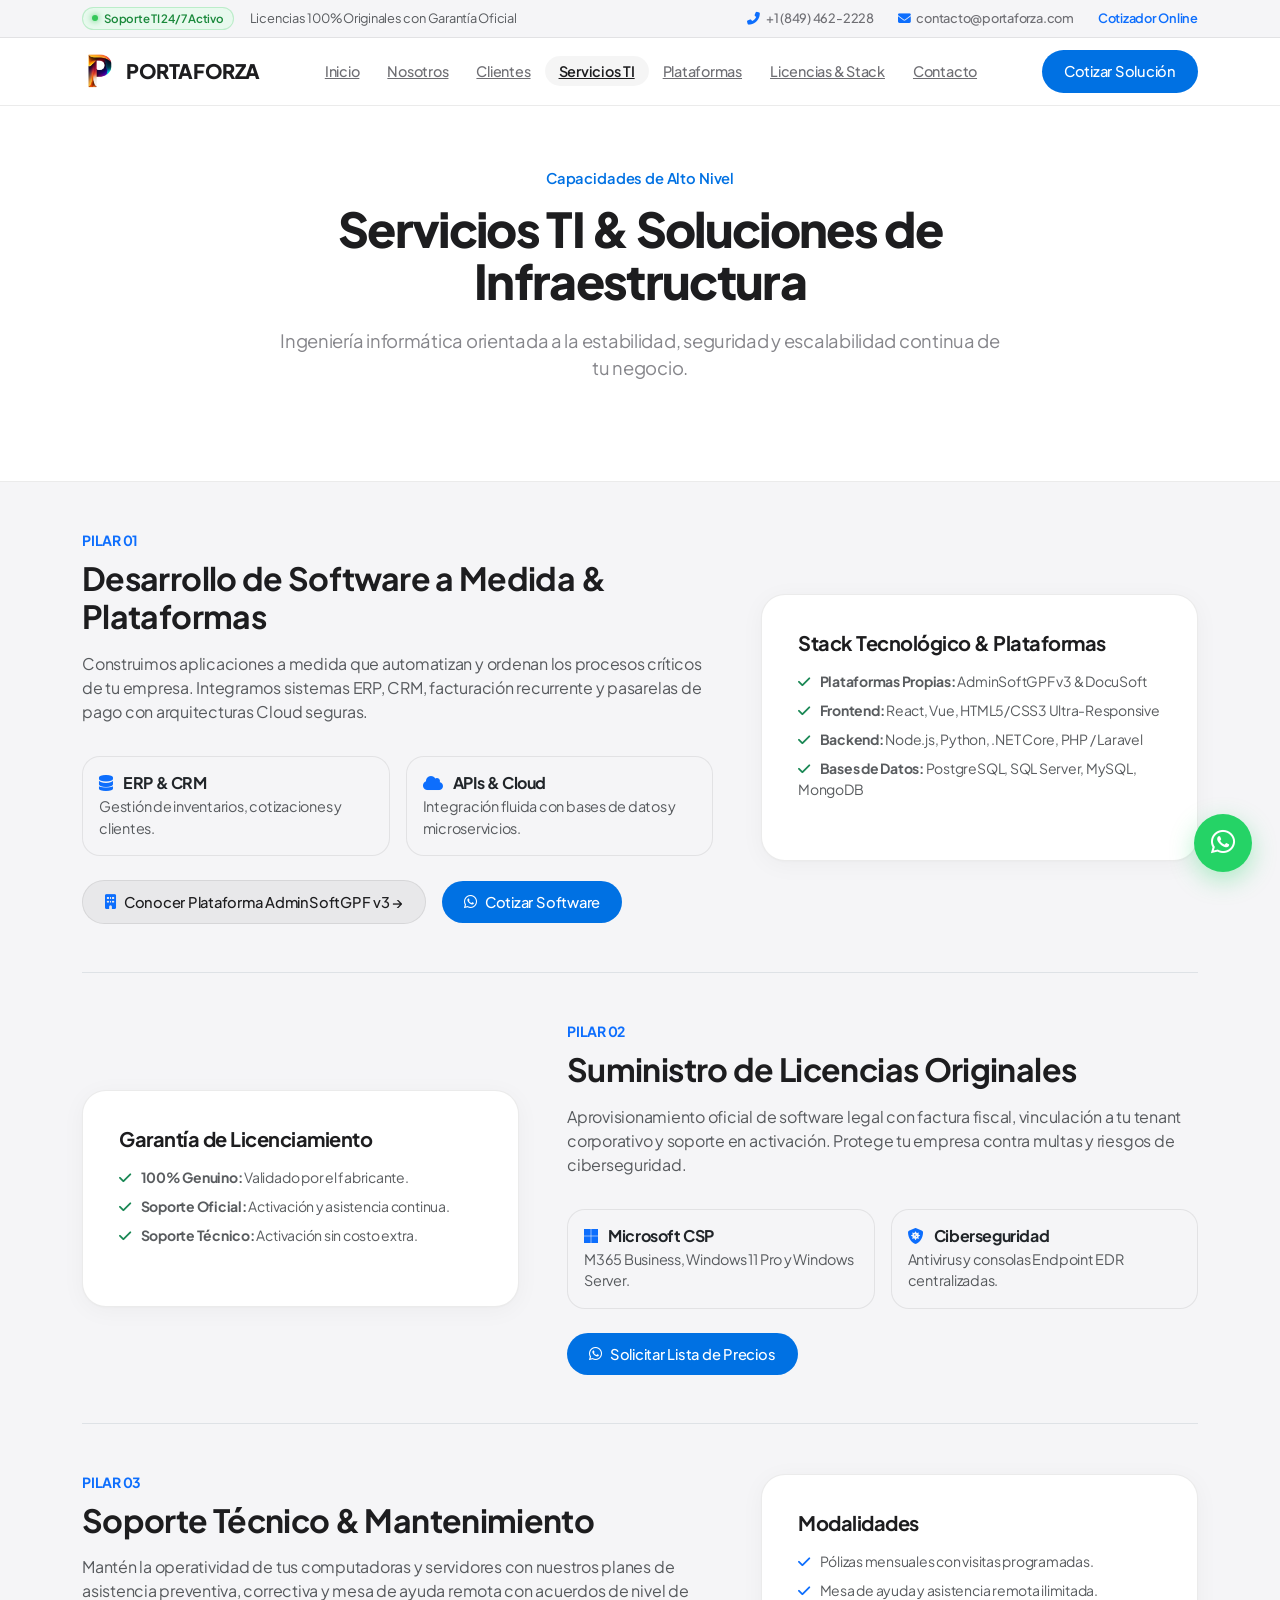
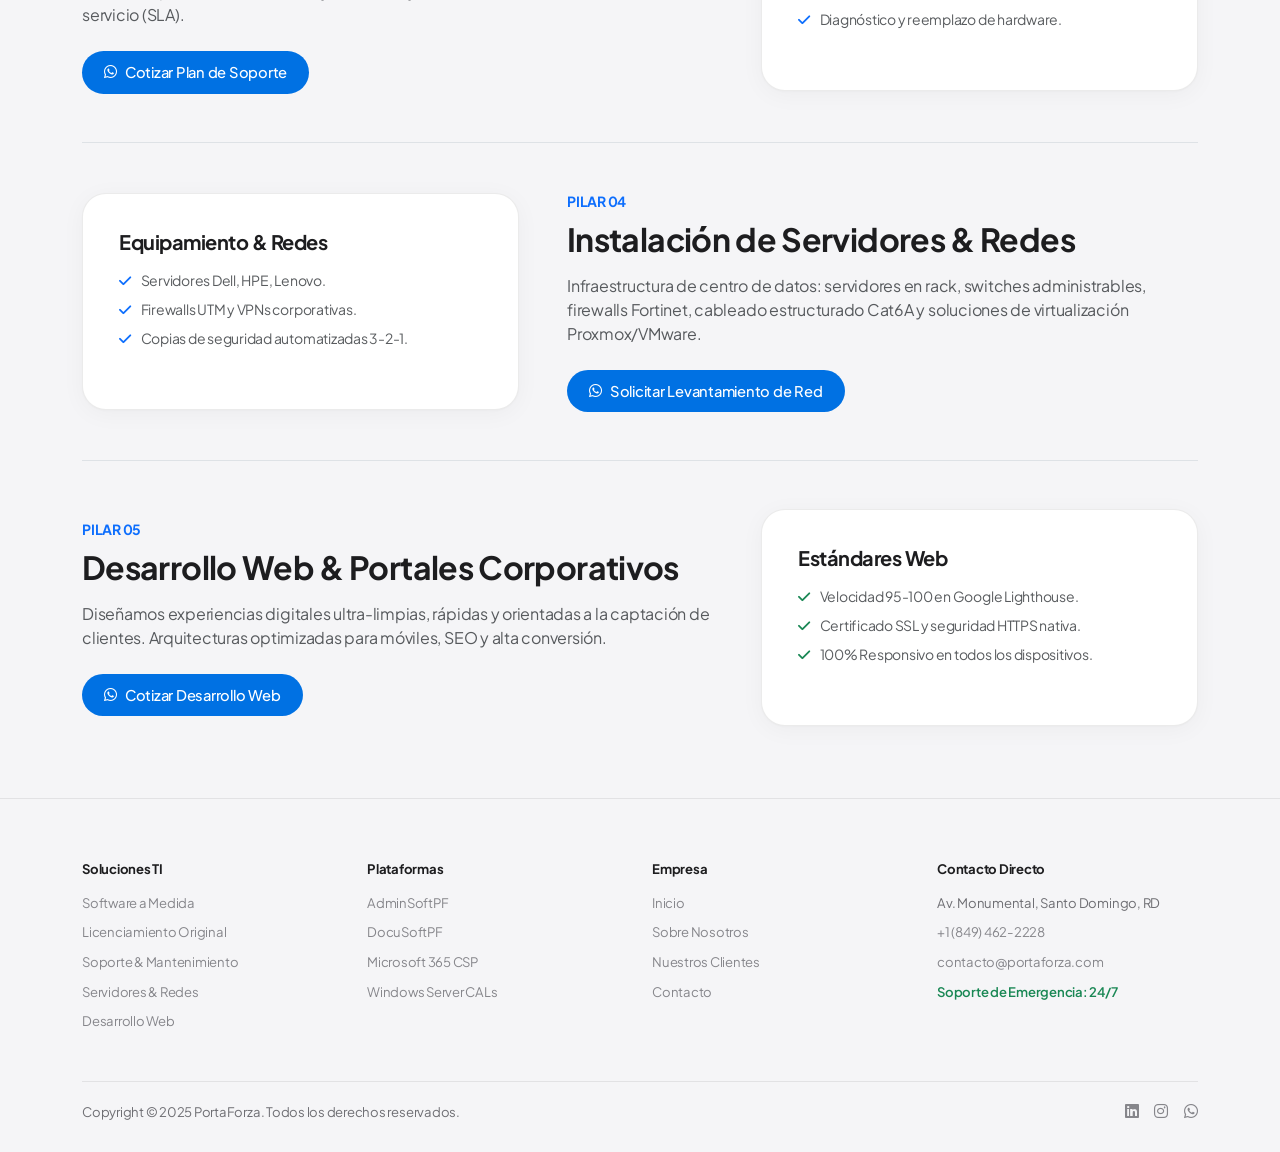
<file: public/pags/servicios.html>
<!DOCTYPE html>
<html lang="es">
<head>
    <meta charset="UTF-8">
    <meta name="viewport" content="width=device-width, initial-scale=1.0, maximum-scale=5.0, viewport-fit=cover">

    <!-- Google tag (gtag.js) -->
    <script async src="https://www.googletagmanager.com/gtag/js?id=G-SNBFKXMWR0"></script>
    <script>
      window.dataLayer = window.dataLayer || [];
      function gtag(){dataLayer.push(arguments);}
      gtag('js', new Date());

      gtag('config', 'G-SNBFKXMWR0');
    </script>
    <title>Servicios Tecnológicos Especializados & Consultoría TI | PORTAFORZA</title>
    <meta name="description" content="Servicios TI especializados: Desarrollo de software a medida, licenciamiento oficial de programas, soporte técnico corporativo, mantenimiento preventivo, servidores de alta disponibilidad y redes.">
    <meta name="keywords" content="servicios TI, software a medida, soporte tecnico corporativo, licenciamiento microsoft, servidores, redes empresariales, Portaforza">
    <meta name="robots" content="index, follow, max-snippet:-1, max-image-preview:large, max-video-preview:-1">
    <meta name="theme-color" content="#ffffff">
    <link rel="canonical" href="https://portaforza.com/pags/servicios">
    <meta name="referrer" content="strict-origin-when-cross-origin">

    <!-- Open Graph -->
    <meta property="og:locale" content="es_DO">
    <meta property="og:site_name" content="PORTAFORZA">
    <meta property="og:title" content="Servicios Tecnológicos Especializados | PORTAFORZA">
    <meta property="og:description" content="Desarrollo de software a medida, licenciamiento oficial, soporte técnico integral, servidores y conectividad para empresas.">
    <meta property="og:type" content="website">
    <meta property="og:url" content="https://portaforza.com/pags/servicios">
    <meta property="og:image" content="https://portaforza.com/img/navLOGOimg.png">
    <meta property="og:image:alt" content="PortaForza Servicios Tecnológicos">

    <!-- Twitter Cards -->
    <meta name="twitter:card" content="summary_large_image">
    <meta name="twitter:title" content="Servicios TI & Desarrollo de Software | PORTAFORZA">
    <meta name="twitter:description" content="Soluciones robustas en software a medida, soporte técnico, licencias oficiales y servidores corporativos.">
    <meta name="twitter:image" content="https://portaforza.com/img/navLOGOimg.png">

    <!-- Favicon -->
    <link rel="icon" href="../img/imageLogoPeque.ico" type="image/x-icon">
    <link rel="apple-touch-icon" href="../img/imageLogoPeque.png">

    <!-- Tipografía & Estilos -->
    <link rel="preconnect" href="https://fonts.googleapis.com">
    <link rel="preconnect" href="https://fonts.gstatic.com" crossorigin>
    <link href="https://cdn.jsdelivr.net/npm/bootstrap@5.3.2/dist/css/bootstrap.min.css" rel="stylesheet" crossorigin="anonymous">
    <link rel="stylesheet" href="https://cdnjs.cloudflare.com/ajax/libs/font-awesome/6.4.2/css/all.min.css" crossorigin="anonymous">
    <link rel="stylesheet" href="../css/styles.css?v=2.8">

    <!-- Schema.org JSON-LD -->
    <script type="application/ld+json">
    {
      "@context": "https://schema.org",
      "@type": "Service",
      "serviceType": "Servicios de Tecnologías de Información y Software",
      "provider": {
        "@type": "ProfessionalService",
        "name": "PortaForza",
        "url": "https://portaforza.com"
      },
      "areaServed": "Dominican Republic",
      "hasOfferCatalog": {
        "@type": "OfferCatalog",
        "name": "Catálogo de Servicios TI",
        "itemListElement": [
          {
            "@type": "Offer",
            "itemOffered": {
              "@type": "Service",
              "name": "Desarrollo de Software a Medida"
            }
          },
          {
            "@type": "Offer",
            "itemOffered": {
              "@type": "Service",
              "name": "Licenciamiento Oficial de Software"
            }
          },
          {
            "@type": "Offer",
            "itemOffered": {
              "@type": "Service",
              "name": "Soporte Técnico & Mantenimiento TI"
            }
          },
          {
            "@type": "Offer",
            "itemOffered": {
              "@type": "Service",
              "name": "Servidores & Redes de Alta Disponibilidad"
            }
          }
        ]
      }
    }
    </script>
</head>

<body>

    <!-- TOP UTILITY BAR (Clean Minimalist) -->
    <div class="top-utility-bar">
        <div class="container d-flex justify-content-between align-items-center">
            <div class="d-flex align-items-center gap-3">
                <span class="badge-live">Soporte TI 24/7 Activo</span>
                <span class="d-none d-md-inline text-muted">Licencias 100% Originales con Garantía Oficial</span>
            </div>
            <div class="d-flex align-items-center gap-4">
                <a href="tel:+18494622228"><i class="fas fa-phone-alt me-1 text-primary"></i> +1 (849) 462-2228</a>
                <a href="mailto:contacto@portaforza.com" class="d-none d-sm-inline"><i class="fas fa-envelope me-1 text-primary"></i> contacto@portaforza.com</a>
                <a href="../index.html#cotizador" class="fw-semibold text-primary d-none d-lg-inline">Cotizador Online</a>
            </div>
        </div>
    </div>

    <!-- NAVBAR FROSTED GLASS -->
    <nav class="navbar navbar-expand-lg navbar-pf">
        <div class="container">
            <a class="navbar-brand-custom" href="../index.html">
                <img src="../img/navLOGOimg.png" alt="PortaForza">
                <span>PORTAFORZA</span>
            </a>
            
            <button class="navbar-toggler border-0" type="button" data-bs-toggle="collapse" data-bs-target="#navbarEnterprise" aria-controls="navbarEnterprise" aria-expanded="false" aria-label="Menú">
                <i class="fas fa-bars text-dark fs-5"></i>
            </button>

            <div class="collapse navbar-collapse navbar-collapse-custom" id="navbarEnterprise">
                <ul class="navbar-nav mx-auto">
                    <li class="nav-item">
                        <a class="nav-link-custom" href="../index.html">Inicio</a>
                    </li>
                    <li class="nav-item">
                        <a class="nav-link-custom" href="nosotros.html">Nosotros</a>
                    </li>
                    <li class="nav-item">
                        <a class="nav-link-custom" href="clientes.html">Clientes</a>
                    </li>
                    <li class="nav-item">
                        <a class="nav-link-custom active" href="servicios.html">Servicios TI</a>
                    </li>
                    <li class="nav-item">
                        <a class="nav-link-custom" href="../Software/AdminSoftPF.html">Plataformas</a>
                    </li>
                    <li class="nav-item">
                        <a class="nav-link-custom" href="../index.html#catalogo">Licencias & Stack</a>
                    </li>
                    <li class="nav-item">
                        <a class="nav-link-custom" href="contacto.html">Contacto</a>
                    </li>
                </ul>
                <div class="d-flex align-items-center gap-2 mt-3 mt-lg-0">
                    <a href="../index.html#cotizador" class="btn-apple-primary">
                        Cotizar Solución
                    </a>
                </div>
            </div>
        </div>
    </nav>

    <!-- HEADER DE PÁGINA (Apple Style) -->
    <header class="hero-apple" style="padding: 60px 0 65px;">
        <div class="container text-center">
            <span class="hero-eyebrow">Capacidades de Alto Nivel</span>
            <h1 class="hero-headline" style="font-size: 3rem;">Servicios TI & Soluciones de Infraestructura</h1>
            <p class="hero-subhead mx-auto" style="font-size: 1.15rem;">
                Ingeniería informática orientada a la estabilidad, seguridad y escalabilidad continua de tu negocio.
            </p>
        </div>
    </header>

    <!-- CONTENIDO DE SERVICIOS -->
    <main class="py-5">
        <div class="container">
            
            <!-- 1. Desarrollo de Software a Medida & Plataformas -->
            <section id="software" class="mb-5 pb-5 border-bottom">
                <div class="row align-items-center g-5">
                    <div class="col-lg-7">
                        <span class="tag text-primary fw-bold small text-uppercase mb-2 d-block">Pilar 01</span>
                        <h2 class="fw-bold mb-3" style="letter-spacing: -0.02em;">Desarrollo de Software a Medida & Plataformas</h2>
                        <p class="text-muted leading-relaxed">
                            Construimos aplicaciones a medida que automatizan y ordenan los procesos críticos de tu empresa. Integramos sistemas ERP, CRM, facturación recurrente y pasarelas de pago con arquitecturas Cloud seguras.
                        </p>
                        <div class="row g-3 mt-2">
                            <div class="col-sm-6">
                                <div class="catalog-card-apple p-3">
                                    <h6 class="fw-bold text-dark mb-1"><i class="fas fa-database text-primary me-2"></i> ERP & CRM</h6>
                                    <p class="small text-muted mb-0">Gestión de inventarios, cotizaciones y clientes.</p>
                                </div>
                            </div>
                            <div class="col-sm-6">
                                <div class="catalog-card-apple p-3">
                                    <h6 class="fw-bold text-dark mb-1"><i class="fas fa-cloud text-primary me-2"></i> APIs & Cloud</h6>
                                    <p class="small text-muted mb-0">Integración fluida con bases de datos y microservicios.</p>
                                </div>
                            </div>
                        </div>
                        <div class="mt-4 d-flex flex-wrap align-items-center gap-3">
                            <a href="../Software/AdminSoftPF.html" class="btn-apple-secondary">
                                <i class="fas fa-building text-primary"></i> Conocer Plataforma AdminSoftGPF v3 &rarr;
                            </a>
                            <a href="https://wa.me/18494622228?text=Hola%20Portaforza,%20deseo%20cotizar%20un%20proyecto%20de%20Software%20a%20Medida." target="_blank" rel="noopener noreferrer" class="btn-apple-primary">
                                <i class="fab fa-whatsapp"></i> Cotizar Software
                            </a>
                        </div>
                    </div>
                    <div class="col-lg-5">
                        <div class="bento-card">
                            <h5 class="fw-bold mb-3">Stack Tecnológico & Plataformas</h5>
                            <ul class="list-unstyled text-muted small">
                                <li class="mb-2"><i class="fas fa-check text-success me-2"></i> <strong>Plataformas Propias:</strong> AdminSoftGPF v3 & DocuSoft</li>
                                <li class="mb-2"><i class="fas fa-check text-success me-2"></i> <strong>Frontend:</strong> React, Vue, HTML5/CSS3 Ultra-Responsive</li>
                                <li class="mb-2"><i class="fas fa-check text-success me-2"></i> <strong>Backend:</strong> Node.js, Python, .NET Core, PHP / Laravel</li>
                                <li class="mb-2"><i class="fas fa-check text-success me-2"></i> <strong>Bases de Datos:</strong> PostgreSQL, SQL Server, MySQL, MongoDB</li>
                            </ul>
                        </div>
                    </div>
                </div>
            </section>

            <!-- 2. Suministro de Licencias Originales de Software -->
            <section id="licencias" class="mb-5 pb-5 border-bottom">
                <div class="row align-items-center g-5 flex-lg-row-reverse">
                    <div class="col-lg-7">
                        <span class="tag text-primary fw-bold small text-uppercase mb-2 d-block">Pilar 02</span>
                        <h2 class="fw-bold mb-3" style="letter-spacing: -0.02em;">Suministro de Licencias Originales</h2>
                        <p class="text-muted leading-relaxed">
                            Aprovisionamiento oficial de software legal con factura fiscal, vinculación a tu tenant corporativo y soporte en activación. Protege tu empresa contra multas y riesgos de ciberseguridad.
                        </p>
                        <div class="row g-3 mt-2">
                            <div class="col-sm-6">
                                <div class="catalog-card-apple p-3">
                                    <h6 class="fw-bold text-dark mb-1"><i class="fab fa-microsoft text-primary me-2"></i> Microsoft CSP</h6>
                                    <p class="small text-muted mb-0">M365 Business, Windows 11 Pro y Windows Server.</p>
                                </div>
                            </div>
                            <div class="col-sm-6">
                                <div class="catalog-card-apple p-3">
                                    <h6 class="fw-bold text-dark mb-1"><i class="fas fa-shield-virus text-primary me-2"></i> Ciberseguridad</h6>
                                    <p class="small text-muted mb-0">Antivirus y consolas Endpoint EDR centralizadas.</p>
                                </div>
                            </div>
                        </div>
                        <div class="mt-4">
                            <a href="https://wa.me/18494622228?text=Hola%20Portaforza,%20deseo%20cotizar%20Licencias%20Originales." target="_blank" rel="noopener noreferrer" class="btn-apple-primary">
                                <i class="fab fa-whatsapp"></i> Solicitar Lista de Precios
                            </a>
                        </div>
                    </div>
                    <div class="col-lg-5">
                        <div class="bento-card">
                            <h5 class="fw-bold mb-3">Garantía de Licenciamiento</h5>
                            <ul class="list-unstyled text-muted small">
                                <li class="mb-2"><i class="fas fa-check text-success me-2"></i> <strong>100% Genuino:</strong> Validado por el fabricante.</li>
                                <li class="mb-2"><i class="fas fa-check text-success me-2"></i> <strong>Soporte Oficial:</strong> Activación y asistencia continua.</li>
                                <li class="mb-2"><i class="fas fa-check text-success me-2"></i> <strong>Soporte Técnico:</strong> Activación sin costo extra.</li>
                            </ul>
                        </div>
                    </div>
                </div>
            </section>

            <!-- 3. Soporte Técnico y Mantenimiento -->
            <section id="soporte" class="mb-5 pb-5 border-bottom">
                <div class="row align-items-center g-5">
                    <div class="col-lg-7">
                        <span class="tag text-primary fw-bold small text-uppercase mb-2 d-block">Pilar 03</span>
                        <h2 class="fw-bold mb-3" style="letter-spacing: -0.02em;">Soporte Técnico & Mantenimiento</h2>
                        <p class="text-muted leading-relaxed">
                            Mantén la operatividad de tus computadoras y servidores con nuestros planes de asistencia preventiva, correctiva y mesa de ayuda remota con acuerdos de nivel de servicio (SLA).
                        </p>
                        <div class="mt-4">
                            <a href="https://wa.me/18494622228?text=Hola%20Portaforza,%20deseo%20cotizar%20un%20plan%20de%20Soporte%20T%C3%A9cnico." target="_blank" rel="noopener noreferrer" class="btn-apple-primary">
                                <i class="fab fa-whatsapp"></i> Cotizar Plan de Soporte
                            </a>
                        </div>
                    </div>
                    <div class="col-lg-5">
                        <div class="bento-card">
                            <h5 class="fw-bold mb-3">Modalidades</h5>
                            <ul class="list-unstyled text-muted small">
                                <li class="mb-2"><i class="fas fa-check text-primary me-2"></i> Pólizas mensuales con visitas programadas.</li>
                                <li class="mb-2"><i class="fas fa-check text-primary me-2"></i> Mesa de ayuda y asistencia remota ilimitada.</li>
                                <li class="mb-2"><i class="fas fa-check text-primary me-2"></i> Diagnóstico y reemplazo de hardware.</li>
                            </ul>
                        </div>
                    </div>
                </div>
            </section>

            <!-- 4. Servidores y Redes -->
            <section id="servidores" class="mb-5 pb-5 border-bottom">
                <div class="row align-items-center g-5 flex-lg-row-reverse">
                    <div class="col-lg-7">
                        <span class="tag text-primary fw-bold small text-uppercase mb-2 d-block">Pilar 04</span>
                        <h2 class="fw-bold mb-3" style="letter-spacing: -0.02em;">Instalación de Servidores & Redes</h2>
                        <p class="text-muted leading-relaxed">
                            Infraestructura de centro de datos: servidores en rack, switches administrables, firewalls Fortinet, cableado estructurado Cat6A y soluciones de virtualización Proxmox/VMware.
                        </p>
                        <div class="mt-4">
                            <a href="https://wa.me/18494622228?text=Hola%20Portaforza,%20deseo%20cotizar%20Servidores%20y%20Redes." target="_blank" rel="noopener noreferrer" class="btn-apple-primary">
                                <i class="fab fa-whatsapp"></i> Solicitar Levantamiento de Red
                            </a>
                        </div>
                    </div>
                    <div class="col-lg-5">
                        <div class="bento-card">
                            <h5 class="fw-bold mb-3">Equipamiento & Redes</h5>
                            <ul class="list-unstyled text-muted small">
                                <li class="mb-2"><i class="fas fa-check text-primary me-2"></i> Servidores Dell, HPE, Lenovo.</li>
                                <li class="mb-2"><i class="fas fa-check text-primary me-2"></i> Firewalls UTM y VPNs corporativas.</li>
                                <li class="mb-2"><i class="fas fa-check text-primary me-2"></i> Copias de seguridad automatizadas 3-2-1.</li>
                            </ul>
                        </div>
                    </div>
                </div>
            </section>

            <!-- 5. Desarrollo Web & Apps -->
            <section id="web" class="mb-4">
                <div class="row align-items-center g-5">
                    <div class="col-lg-7">
                        <span class="tag text-primary fw-bold small text-uppercase mb-2 d-block">Pilar 05</span>
                        <h2 class="fw-bold mb-3" style="letter-spacing: -0.02em;">Desarrollo Web & Portales Corporativos</h2>
                        <p class="text-muted leading-relaxed">
                            Diseñamos experiencias digitales ultra-limpias, rápidas y orientadas a la captación de clientes. Arquitecturas optimizadas para móviles, SEO y alta conversión.
                        </p>
                        <div class="mt-4">
                            <a href="https://wa.me/18494622228?text=Hola%20Portaforza,%20deseo%20cotizar%20Desarrollo%20Web." target="_blank" rel="noopener noreferrer" class="btn-apple-primary">
                                <i class="fab fa-whatsapp"></i> Cotizar Desarrollo Web
                            </a>
                        </div>
                    </div>
                    <div class="col-lg-5">
                        <div class="bento-card">
                            <h5 class="fw-bold mb-3">Estándares Web</h5>
                            <ul class="list-unstyled text-muted small">
                                <li class="mb-2"><i class="fas fa-check text-success me-2"></i> Velocidad 95-100 en Google Lighthouse.</li>
                                <li class="mb-2"><i class="fas fa-check text-success me-2"></i> Certificado SSL y seguridad HTTPS nativa.</li>
                                <li class="mb-2"><i class="fas fa-check text-success me-2"></i> 100% Responsivo en todos los dispositivos.</li>
                            </ul>
                        </div>
                    </div>
                </div>
            </section>

        </div>
    </main>

    <!-- FOOTER APPLE STYLE -->
    <footer class="footer-apple">
        <div class="container">
            <div class="row g-4">
                <div class="col-lg-3 col-md-6">
                    <div class="footer-apple-title">Soluciones TI</div>
                    <ul class="footer-apple-list">
                        <li><a href="#software">Software a Medida</a></li>
                        <li><a href="#licencias">Licenciamiento Original</a></li>
                        <li><a href="#soporte">Soporte & Mantenimiento</a></li>
                        <li><a href="#servidores">Servidores & Redes</a></li>
                        <li><a href="#web">Desarrollo Web</a></li>
                    </ul>
                </div>

                <div class="col-lg-3 col-md-6">
                    <div class="footer-apple-title">Plataformas</div>
                    <ul class="footer-apple-list">
                        <li><a href="../Software/AdminSoftPF.html">AdminSoftPF</a></li>
                        <li><a href="contacto.html">DocuSoftPF</a></li>
                        <li><a href="../index.html#catalogo">Microsoft 365 CSP</a></li>
                        <li><a href="../index.html#catalogo">Windows Server CALs</a></li>
                    </ul>
                </div>

                <div class="col-lg-3 col-md-6">
                    <div class="footer-apple-title">Empresa</div>
                    <ul class="footer-apple-list">
                        <li><a href="../index.html">Inicio</a></li>
                        <li><a href="nosotros.html">Sobre Nosotros</a></li>
                        <li><a href="clientes.html">Nuestros Clientes</a></li>
                        <li><a href="contacto.html">Contacto</a></li>
                    </ul>
                </div>

                <div class="col-lg-3 col-md-6">
                    <div class="footer-apple-title">Contacto Directo</div>
                    <ul class="footer-apple-list">
                        <li>Av. Monumental, Santo Domingo, RD</li>
                        <li><a href="tel:+18494622228">+1 (849) 462-2228</a></li>
                        <li><a href="mailto:contacto@portaforza.com">contacto@portaforza.com</a></li>
                        <li class="text-success fw-semibold">Soporte de Emergencia: 24/7</li>
                    </ul>
                </div>
            </div>

            <div class="footer-bottom-apple">
                <div>
                    Copyright &copy; 2025 PortaForza. Todos los derechos reservados.
                </div>
                <div class="d-flex gap-3">
                    <a href="https://www.linkedin.com/company/portaforza/?viewAsMember=true" target="_blank" rel="noopener noreferrer" aria-label="LinkedIn"><i class="fab fa-linkedin fs-6"></i></a>
                    <a href="https://www.instagram.com/portaforza" target="_blank" rel="noopener noreferrer" aria-label="Instagram"><i class="fab fa-instagram fs-6"></i></a>
                    <a href="https://wa.me/18494622228" target="_blank" rel="noopener noreferrer" aria-label="WhatsApp"><i class="fab fa-whatsapp fs-6"></i></a>
                </div>
            </div>
        </div>
    </footer>

    <!-- BOTÓN FLOTANTE DE WHATSAPP -->
    <a href="https://wa.me/18494622228?text=Hola%20Portaforza,%20deseo%20informaci%C3%B3n%20sobre%20sus%20servicios." target="_blank" rel="noopener noreferrer" class="floating-whatsapp-btn" aria-label="Contactar por WhatsApp">
        <i class="fab fa-whatsapp"></i>
        <span class="tooltip-text">Chatea con un Especialista</span>
    </a>

    <script src="https://cdn.jsdelivr.net/npm/bootstrap@5.3.2/dist/js/bootstrap.bundle.min.js"></script>
    <script src="../js/script.js?v=2.8"></script>
</body>
</html>
</file>
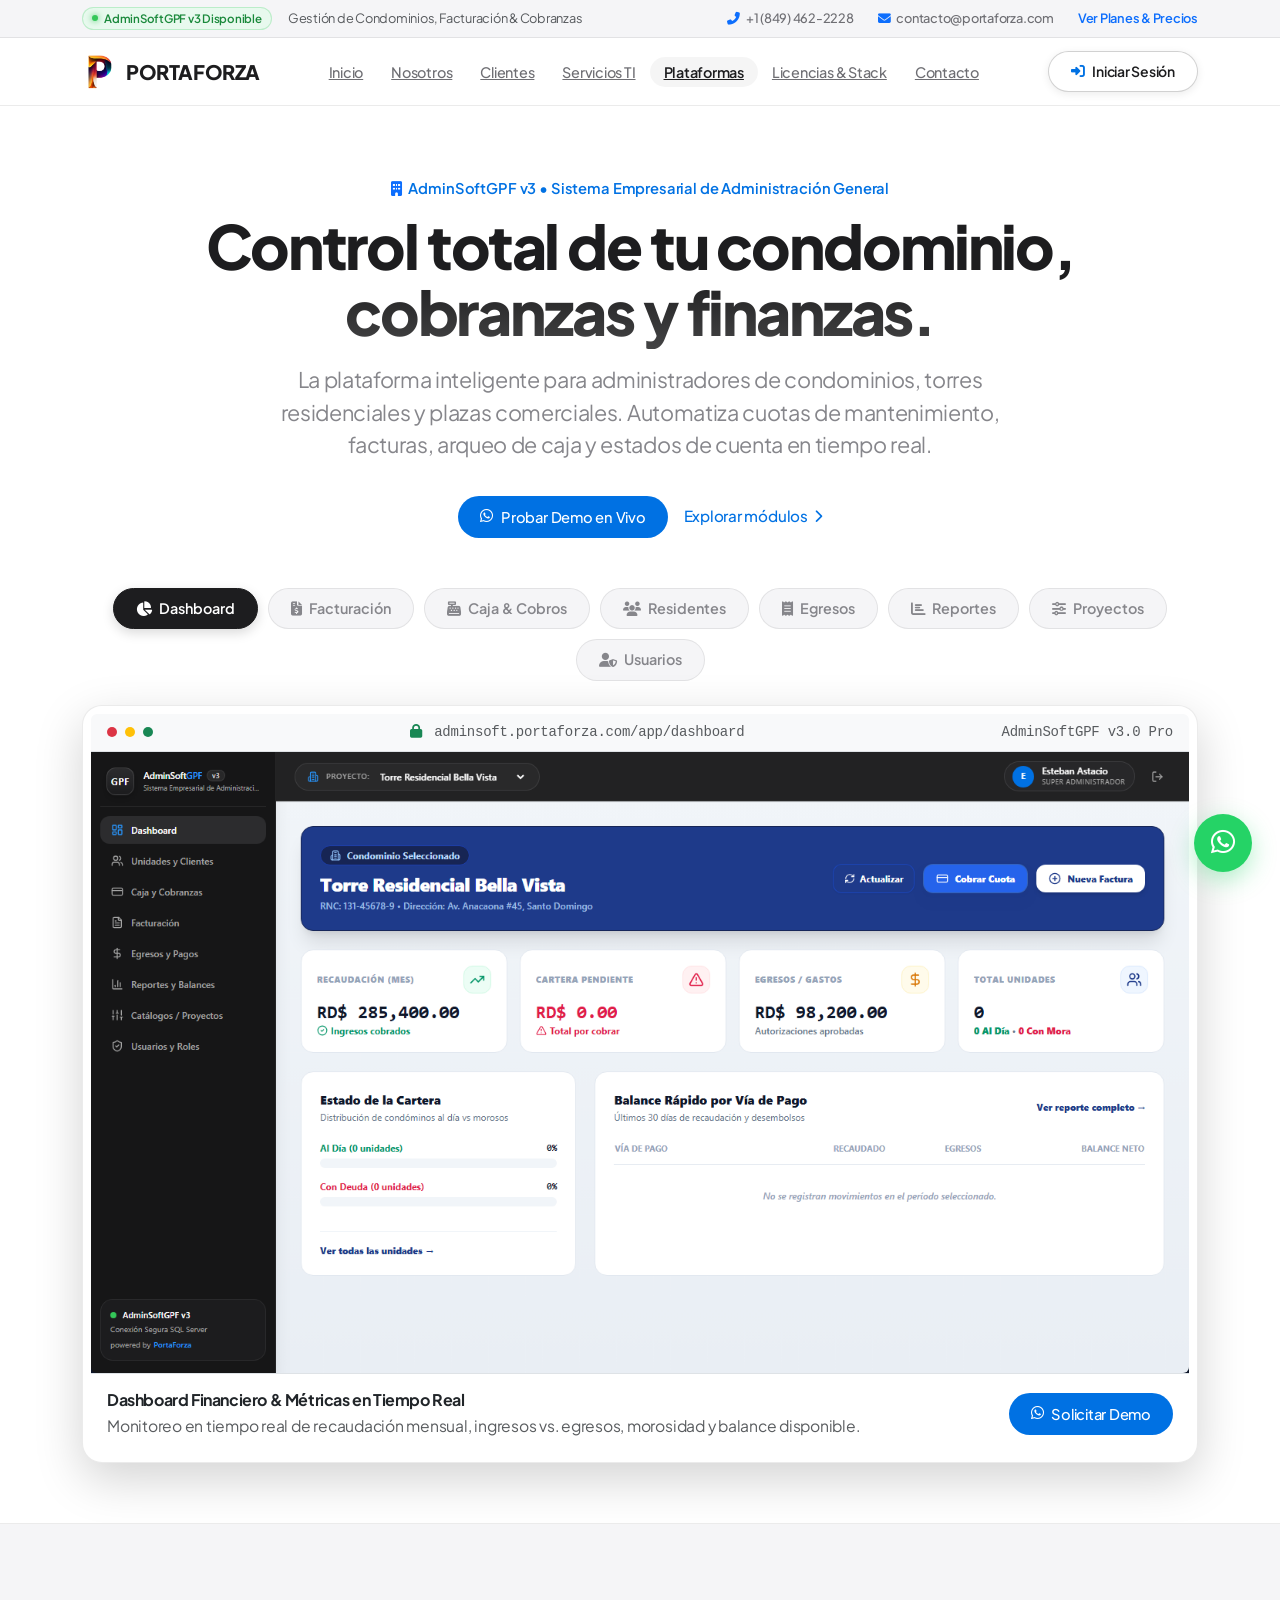
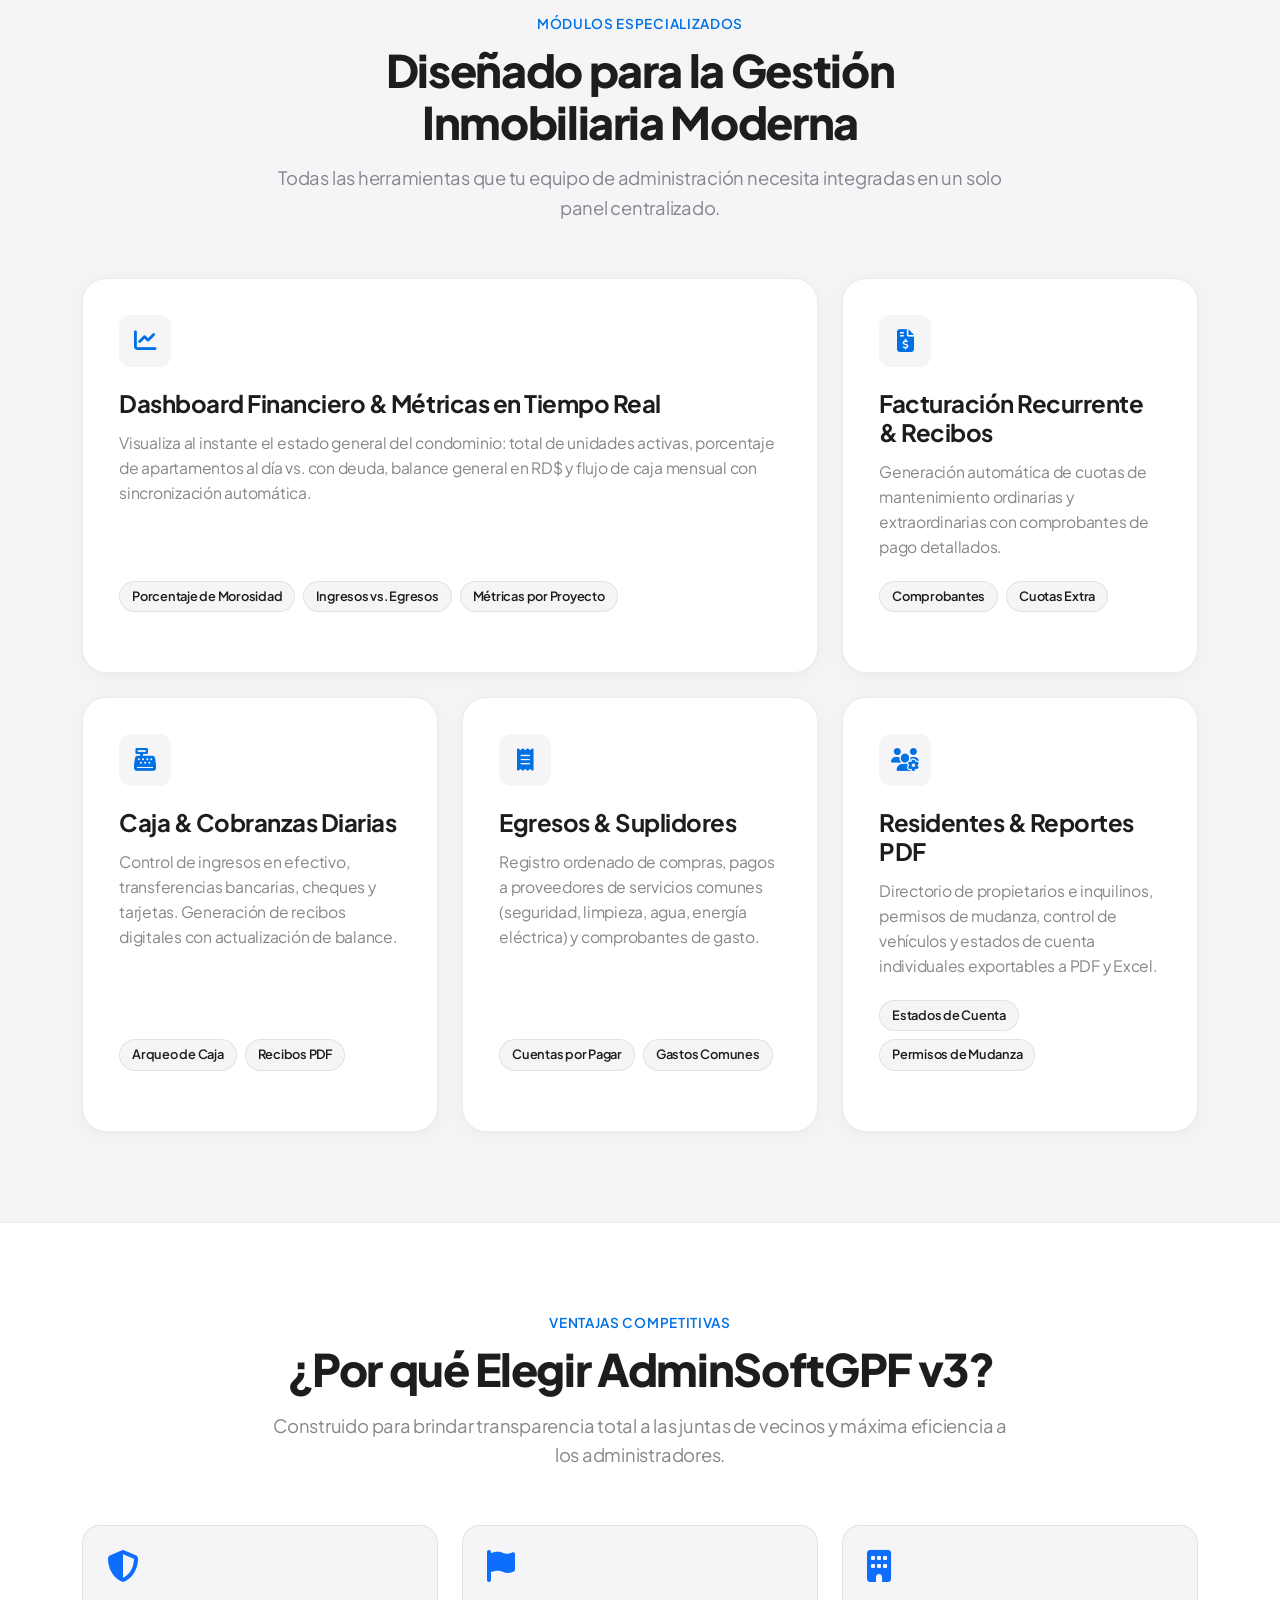
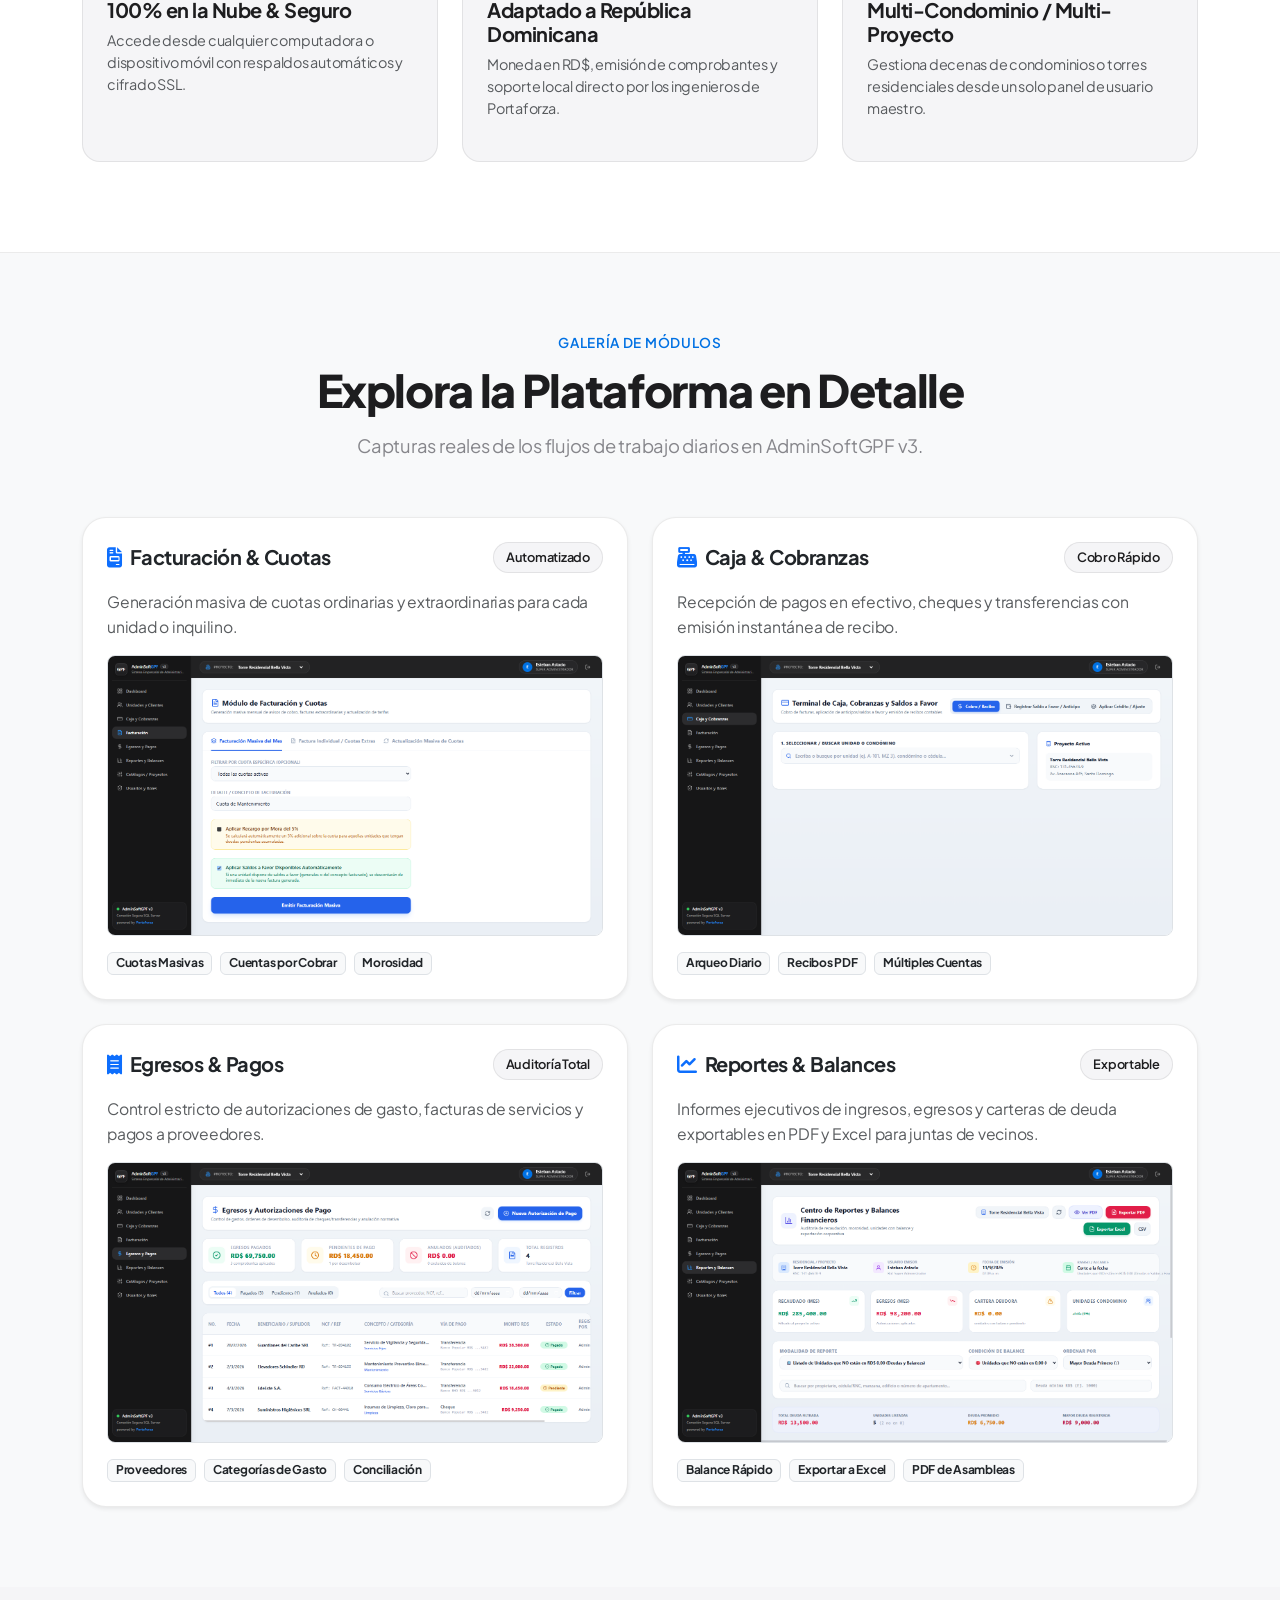
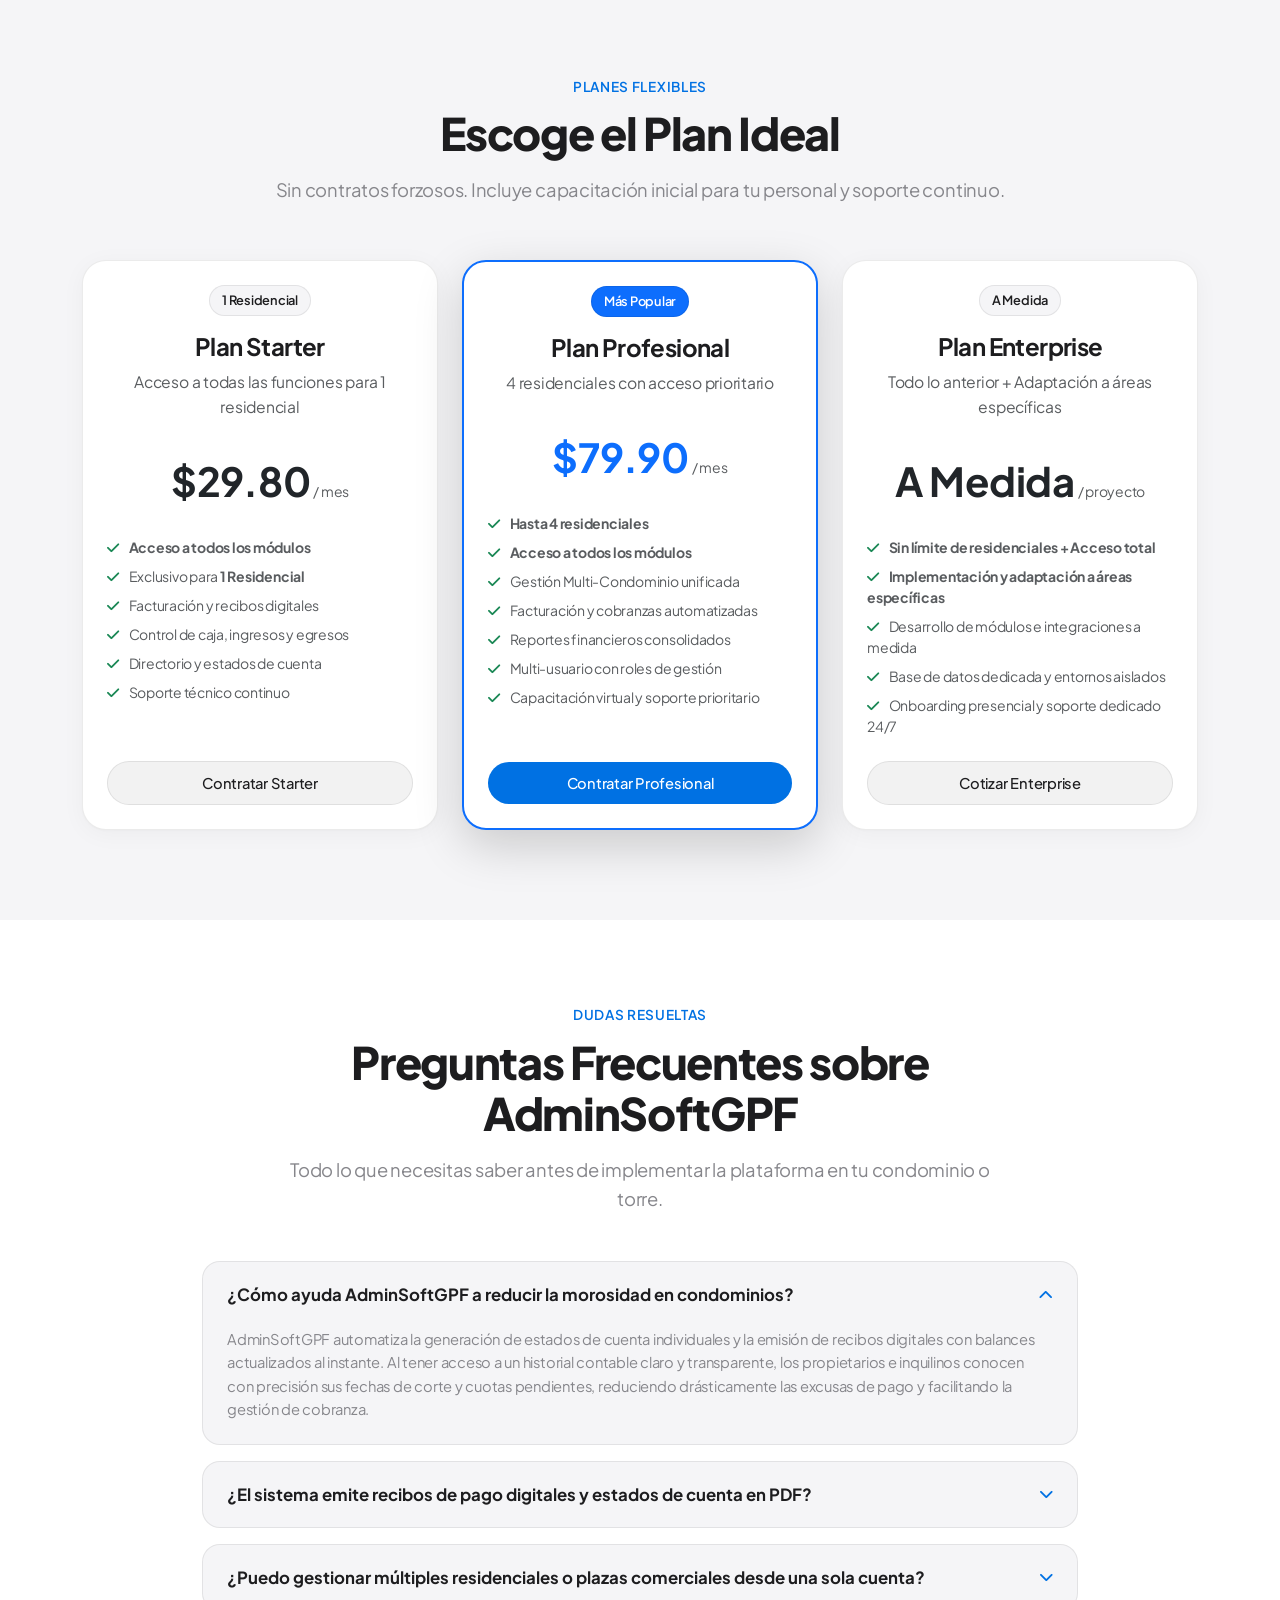
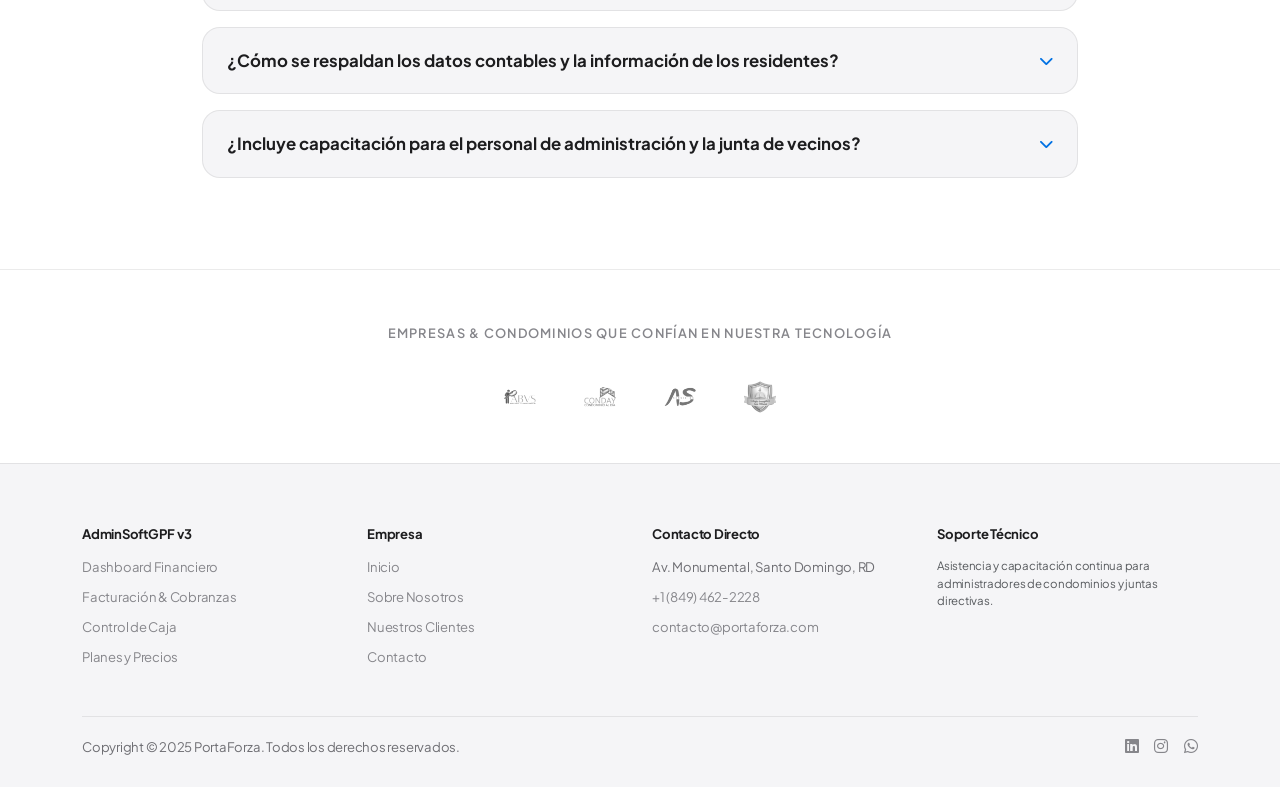
<file: public/Software/AdminSoftPF.html>
<!DOCTYPE html>
<html lang="es">
<head>
    <meta charset="UTF-8">
    <meta name="viewport" content="width=device-width, initial-scale=1.0, maximum-scale=5.0, viewport-fit=cover">

    <!-- Google tag (gtag.js) -->
    <script async src="https://www.googletagmanager.com/gtag/js?id=G-SNBFKXMWR0"></script>
    <script>
      window.dataLayer = window.dataLayer || [];
      function gtag(){dataLayer.push(arguments);}
      gtag('js', new Date());

      gtag('config', 'G-SNBFKXMWR0');
    </script>
    <title>AdminSoftGPF v3 | Software Empresarial de Administración de Condominios - PORTAFORZA</title>
    <meta name="description" content="AdminSoftGPF v3 de Portaforza: Sistema integral para la administración de condominios, torres residenciales, plazas comerciales, cobranzas, facturación y reportes financieros.">
    <meta name="keywords" content="AdminSoftGPF, software administracion condominios, gestion propiedades Santo Domingo, facturacion condominios, control de pagos condominios, Portaforza">
    <meta name="robots" content="index, follow, max-snippet:-1, max-image-preview:large, max-video-preview:-1">
    <meta name="theme-color" content="#ffffff">
    <link rel="canonical" href="https://portaforza.com/Software/AdminSoftPF">
    <meta name="referrer" content="strict-origin-when-cross-origin">

    <!-- Open Graph -->
    <meta property="og:locale" content="es_DO">
    <meta property="og:site_name" content="PORTAFORZA">
    <meta property="og:title" content="AdminSoftGPF v3 | Software de Administración de Condominios">
    <meta property="og:description" content="Control total de pagos, facturación recurrente, gestión de unidades y reportes financieros en una sola plataforma.">
    <meta property="og:type" content="website">
    <meta property="og:url" content="https://portaforza.com/Software/AdminSoftPF">
    <meta property="og:image" content="https://portaforza.com/Software/styleAdminSoftPF/imgs/adminsoft_view_dashboard.png">
    <meta property="og:image:alt" content="AdminSoftGPF v3 Dashboard">

    <!-- Twitter Cards -->
    <meta name="twitter:card" content="summary_large_image">
    <meta name="twitter:title" content="AdminSoftGPF v3 | Sistema para Condominios & Torres">
    <meta name="twitter:description" content="Optimiza la administración inmobiliaria, facturación y control financiero con AdminSoftGPF v3.">
    <meta name="twitter:image" content="https://portaforza.com/Software/styleAdminSoftPF/imgs/adminsoft_view_dashboard.png">

    <!-- Favicon -->
    <link rel="icon" href="../img/imageLogoPeque.ico" type="image/x-icon">
    <link rel="apple-touch-icon" href="../img/imageLogoPeque.png">

    <!-- Tipografía & Estilos -->
    <link rel="preconnect" href="https://fonts.googleapis.com">
    <link rel="preconnect" href="https://fonts.gstatic.com" crossorigin>
    <link href="https://cdn.jsdelivr.net/npm/bootstrap@5.3.2/dist/css/bootstrap.min.css" rel="stylesheet" crossorigin="anonymous">
    <link rel="stylesheet" href="https://cdnjs.cloudflare.com/ajax/libs/font-awesome/6.4.2/css/all.min.css" crossorigin="anonymous">
    <link rel="stylesheet" href="../css/styles.css?v=2.8">

    <!-- Schema Markup: SoftwareApplication + FAQPage -->
    <script type="application/ld+json">
    {
      "@context": "https://schema.org",
      "@graph": [
        {
          "@type": "SoftwareApplication",
          "@id": "https://portaforza.com/Software/AdminSoftPF#software",
          "name": "AdminSoftGPF v3",
          "applicationCategory": "BusinessApplication",
          "applicationSubCategory": "Property Management Software",
          "operatingSystem": "Cloud / Web / Windows",
          "description": "Sistema integral para administración de condominios, plazas comerciales y torres residenciales: cobranzas, facturación recurrente, arqueo de caja y estados de cuenta.",
          "url": "https://portaforza.com/Software/AdminSoftPF",
          "image": "https://portaforza.com/Software/styleAdminSoftPF/imgs/adminsoft_view_dashboard.png",
          "featureList": [
            "Dashboard Financiero en Tiempo Real",
            "Facturación Recurrente de Cuotas Ordinarias y Extraordinarias",
            "Caja, Cobranzas y Recibos Digitales PDF",
            "Directorio de Residentes y Padrón de Unidades",
            "Control de Egresos y Pagos a Proveedores",
            "Reportes Financieros y Balances para Asambleas",
            "Multi-Condominio y Multi-Usuario con Permisos"
          ],
          "offers": {
            "@type": "AggregateOffer",
            "priceCurrency": "USD",
            "lowPrice": "29.80",
            "highPrice": "79.90",
            "offerCount": "3"
          },
          "publisher": {
            "@type": "Organization",
            "name": "PortaForza",
            "url": "https://portaforza.com"
          }
        },
        {
          "@type": "FAQPage",
          "@id": "https://portaforza.com/Software/AdminSoftPF#faq",
          "mainEntity": [
            {
              "@type": "Question",
              "name": "¿Cómo ayuda AdminSoftGPF a reducir la morosidad en condominios?",
              "acceptedAnswer": {
                "@type": "Answer",
                "text": "AdminSoftGPF automatiza los estados de cuenta individuales y la emisión de recibos digitales con balances actualizados al instante, permitiendo a los residentes consultar su historial transparente y facilitando la cobranza oportuna."
              }
            },
            {
              "@type": "Question",
              "name": "¿El sistema emite recibos de pago y comprobantes en PDF?",
              "acceptedAnswer": {
                "@type": "Answer",
                "text": "Sí. Al registrar cada pago (efectivo, transferencia, cheque o tarjeta), el sistema genera automáticamente un recibo digital en PDF listo para enviar por WhatsApp o correo electrónico al propietario o inquilino."
              }
            },
            {
              "@type": "Question",
              "name": "¿Puedo administrar varios condominios o torres residenciales desde una sola cuenta?",
              "acceptedAnswer": {
                "@type": "Answer",
                "text": "Totalmente. El Plan Profesional y el Plan Enterprise cuentan con soporte Multi-Condominio, permitiendo gestionar múltiples proyectos de forma unificada o independiente desde un solo panel de usuario maestro."
              }
            },
            {
              "@type": "Question",
              "name": "¿Los datos contables están respaldados de forma segura?",
              "acceptedAnswer": {
                "@type": "Answer",
                "text": "La plataforma opera en la nube con cifrado SSL/TLS de 256 bits y realiza respaldos automáticos diarios de bases de datos para garantizar la integridad financiera de cada condominio."
              }
            },
            {
              "@type": "Question",
              "name": "¿Incluye capacitación inicial para la administración y la junta de vecinos?",
              "acceptedAnswer": {
                "@type": "Answer",
                "text": "Todos nuestros planes incluyen acompañamiento e inducción virtual para el equipo administrativo, asegurando una transición rápida y sin fricción de sus datos anteriores."
              }
            }
          ]
        }
      ]
    }
    </script>
</head>

<body>

    <!-- TOP UTILITY BAR -->
    <div class="top-utility-bar">
        <div class="container d-flex justify-content-between align-items-center">
            <div class="d-flex align-items-center gap-3">
                <span class="badge-live">AdminSoftGPF v3 Disponible</span>
                <span class="d-none d-md-inline text-muted">Gestión de Condominios, Facturación & Cobranzas</span>
            </div>
            <div class="d-flex align-items-center gap-4">
                <a href="tel:+18494622228"><i class="fas fa-phone-alt me-1 text-primary"></i> +1 (849) 462-2228</a>
                <a href="mailto:contacto@portaforza.com" class="d-none d-sm-inline"><i class="fas fa-envelope me-1 text-primary"></i> contacto@portaforza.com</a>
                <a href="#planes" class="fw-semibold text-primary d-none d-lg-inline">Ver Planes & Precios</a>
            </div>
        </div>
    </div>

    <!-- NAVBAR FROSTED GLASS -->
    <nav class="navbar navbar-expand-lg navbar-pf">
        <div class="container">
            <a class="navbar-brand-custom" href="../index.html">
                <img src="../img/navLOGOimg.png" alt="PortaForza">
                <span>PORTAFORZA</span>
            </a>
            
            <button class="navbar-toggler border-0" type="button" data-bs-toggle="collapse" data-bs-target="#navbarEnterprise" aria-controls="navbarEnterprise" aria-expanded="false" aria-label="Menú">
                <i class="fas fa-bars text-dark fs-5"></i>
            </button>

            <div class="collapse navbar-collapse navbar-collapse-custom" id="navbarEnterprise">
                <ul class="navbar-nav mx-auto">
                    <li class="nav-item">
                        <a class="nav-link-custom" href="../index.html">Inicio</a>
                    </li>
                    <li class="nav-item">
                        <a class="nav-link-custom" href="../pags/nosotros.html">Nosotros</a>
                    </li>
                    <li class="nav-item">
                        <a class="nav-link-custom" href="../pags/clientes.html">Clientes</a>
                    </li>
                    <li class="nav-item">
                        <a class="nav-link-custom" href="../pags/servicios.html">Servicios TI</a>
                    </li>
                    <li class="nav-item">
                        <a class="nav-link-custom active" href="AdminSoftPF.html">Plataformas</a>
                    </li>
                    <li class="nav-item">
                        <a class="nav-link-custom" href="../index.html#catalogo">Licencias & Stack</a>
                    </li>
                    <li class="nav-item">
                        <a class="nav-link-custom" href="../pags/contacto.html">Contacto</a>
                    </li>
                </ul>
            
            <div class="d-flex align-items-center gap-2 mt-3 mt-lg-0 navbar-actions-mobile">
                <!-- Botón Iniciar Sesión (Acceso al Subdominio) -->
                <a href="https://adminsoftgpf.portaforza.com/?view=login" class="btn-apple-login" title="Acceso al Portal de Clientes">
                    <i class="fas fa-sign-in-alt"></i> Iniciar Sesión
                </a>
            </div>



            </div>
        </div>
    </nav>

    <!-- HERO SECTION ADMINSOFTGPF v3 (Apple Clean Style) -->
    <header class="hero-apple" style="padding: 70px 0 60px;">
        <div class="container">
            <span class="hero-eyebrow"><i class="fas fa-building text-primary me-1"></i> AdminSoftGPF v3 &bull; Sistema Empresarial de Administración General</span>
            <h1 class="hero-headline">
                Control total de tu condominio, <span class="hero-gradient">cobranzas y finanzas.</span>
            </h1>
            <p class="hero-subhead">
                La plataforma inteligente para administradores de condominios, torres residenciales y plazas comerciales. Automatiza cuotas de mantenimiento, facturas, arqueo de caja y estados de cuenta en tiempo real.
            </p>
            <div class="hero-cta-group">
                <a href="https://wa.me/18494622228?text=Hola%20Portaforza,%20deseo%20una%20demostraci%C3%B3n%20personalizada%20de%20AdminSoftGPF%20v3." target="_blank" rel="noopener noreferrer" class="btn-apple-primary">
                    <i class="fab fa-whatsapp"></i> Probar Demo en Vivo
                </a>
                <a href="#modulos" class="btn-apple-link">
                    Explorar módulos <i class="fas fa-chevron-right small"></i>
                </a>
            </div>

            <!-- Showcase Interactivo de Pantallas Reales de AdminSoftGPF -->
            <div class="mt-5 text-center">
                <!-- Selector de Pestañas Apple para el Showcase -->
                <div class="filter-pills-apple justify-content-center mb-4" id="showcasePills">
                    <button type="button" class="filter-pill-apple active" data-img="styleAdminSoftPF/imgs/adminsoft_view_dashboard.png" data-path="dashboard" data-title="Dashboard Financiero & Métricas en Tiempo Real" data-desc="Monitoreo en tiempo real de recaudación mensual, ingresos vs. egresos, morosidad y balance disponible.">
                        <i class="fas fa-chart-pie me-1"></i> Dashboard
                    </button>
                    <button type="button" class="filter-pill-apple" data-img="styleAdminSoftPF/imgs/adminsoft_view_facturacion.png" data-path="facturacion" data-title="Módulo de Facturación & Cuentas por Cobrar" data-desc="Generación de cuotas de mantenimiento ordinarias, extraordinarias y estados de cuenta automatizados.">
                        <i class="fas fa-file-invoice-dollar me-1"></i> Facturación
                    </button>
                    <button type="button" class="filter-pill-apple" data-img="styleAdminSoftPF/imgs/adminsoft_view_caja.png" data-path="caja" data-title="Caja, Cobranzas & Recibos Digitales" data-desc="Control de ingresos en efectivo, transferencias bancarias, cheques y emisión de recibos digitales.">
                        <i class="fas fa-cash-register me-1"></i> Caja & Cobros
                    </button>
                    <button type="button" class="filter-pill-apple" data-img="styleAdminSoftPF/imgs/adminsoft_view_clientes.png" data-path="clientes" data-title="Directorio de Residentes & Unidades" data-desc="Padrón de propietarios, inquilinos, apartamentos, vehículos y estados de cuenta individuales.">
                        <i class="fas fa-users me-1"></i> Residentes
                    </button>
                    <button type="button" class="filter-pill-apple" data-img="styleAdminSoftPF/imgs/adminsoft_view_egresos.png" data-path="egresos" data-title="Control de Egresos & Suplidores" data-desc="Registro de compras, autorizaciones de pago a proveedores y servicios comunes (seguridad, energía, limpieza).">
                        <i class="fas fa-receipt me-1"></i> Egresos
                    </button>
                    <button type="button" class="filter-pill-apple" data-img="styleAdminSoftPF/imgs/adminsoft_view_reportes.png" data-path="reportes" data-title="Reportes Financieros & Balances" data-desc="Informes de morosidad, balances generales y estados financieros exportables a PDF y Excel.">
                        <i class="fas fa-chart-bar me-1"></i> Reportes
                    </button>
                    <button type="button" class="filter-pill-apple" data-img="styleAdminSoftPF/imgs/adminsoft_view_catalogos.png" data-path="catalogos" data-title="Catálogos & Gestión Multi-Condominio" data-desc="Estructuración de manzanas, torres residenciales, locales comerciales y configuración de cuotas.">
                        <i class="fas fa-sliders-h me-1"></i> Proyectos
                    </button>
                    <button type="button" class="filter-pill-apple" data-img="styleAdminSoftPF/imgs/adminsoft_view_usuarios.png" data-path="usuarios" data-title="Seguridad, Usuarios & Roles" data-desc="Gestión de permisos para administradores, cajeros y supervisores con auditoría integral.">
                        <i class="fas fa-user-shield me-1"></i> Usuarios
                    </button>
                </div>

                <div class="bento-card p-2 mx-auto shadow-lg" style="max-width: 1120px; border-radius: 20px;">
                    <div class="d-flex align-items-center justify-content-between px-3 py-2 border-bottom bg-light rounded-top">
                        <div class="d-flex gap-2">
                            <span class="rounded-circle bg-danger d-inline-block" style="width: 10px; height: 10px;"></span>
                            <span class="rounded-circle bg-warning d-inline-block" style="width: 10px; height: 10px;"></span>
                            <span class="rounded-circle bg-success d-inline-block" style="width: 10px; height: 10px;"></span>
                        </div>
                        <div class="small text-muted font-monospace" id="showcaseUrl"><i class="fas fa-lock text-success me-1"></i> adminsoft.portaforza.com/app/dashboard</div>
                        <div class="small text-muted font-monospace">AdminSoftGPF v3.0 Pro</div>
                    </div>
                    <div class="position-relative" style="background: #0f172a; min-height: 420px;">
                        <img id="showcaseImage" src="styleAdminSoftPF/imgs/adminsoft_view_dashboard.png" alt="AdminSoftGPF v3 - Interfaz de la Plataforma" class="img-fluid rounded-bottom" style="width: 100%; object-fit: contain; transition: opacity 0.2s ease-in-out;">
                    </div>
                    <div class="p-3 bg-white border-top text-start d-flex flex-wrap align-items-center justify-content-between gap-3">
                        <div style="max-width: 760px;">
                            <h6 class="fw-bold mb-1 text-dark" id="showcaseTitle">Dashboard Financiero & Métricas en Tiempo Real</h6>
                            <p class="text-muted small mb-0" id="showcaseDesc">Monitoreo en tiempo real de recaudación mensual, ingresos vs. egresos, morosidad y balance disponible.</p>
                        </div>
                        <a href="https://wa.me/18494622228?text=Hola%20Portaforza,%20deseo%20solicitar%20una%20demostraci%C3%B3n%20en%20vivo%20de%20AdminSoftGPF." target="_blank" rel="noopener noreferrer" class="btn-apple-primary btn-sm">
                            <i class="fab fa-whatsapp"></i> Solicitar Demo
                        </a>
                    </div>
                </div>
            </div>
        </div>
    </header>

    <!-- SECCIÓN: MÓDULOS DEL SISTEMA (Bento Grid) -->
    <section id="modulos" class="section-apple">
        <div class="container">
            <div class="section-head-apple">
                <span class="tag">Módulos Especializados</span>
                <h2>Diseñado para la Gestión Inmobiliaria Moderna</h2>
                <p>Todas las herramientas que tu equipo de administración necesita integradas en un solo panel centralizado.</p>
            </div>

            <div class="bento-grid-5">
                <!-- Módulo 1: Dashboard & KPIs -->
                <div class="bento-card bento-col-8">
                    <div class="bento-icon">
                        <i class="fas fa-chart-line"></i>
                    </div>
                    <h3>Dashboard Financiero & Métricas en Tiempo Real</h3>
                    <p>
                        Visualiza al instante el estado general del condominio: total de unidades activas, porcentaje de apartamentos al día vs. con deuda, balance general en RD$ y flujo de caja mensual con sincronización automática.
                    </p>
                    <div class="bento-badge-list">
                        <span class="apple-pill-tag">Porcentaje de Morosidad</span>
                        <span class="apple-pill-tag">Ingresos vs. Egresos</span>
                        <span class="apple-pill-tag">Métricas por Proyecto</span>
                    </div>
                </div>

                <!-- Módulo 2: Facturación Recurrente -->
                <div class="bento-card bento-col-4">
                    <div class="bento-icon">
                        <i class="fas fa-file-invoice-dollar"></i>
                    </div>
                    <h3>Facturación Recurrente & Recibos</h3>
                    <p>
                        Generación automática de cuotas de mantenimiento ordinarias y extraordinarias con comprobantes de pago detallados.
                    </p>
                    <div class="bento-badge-list">
                        <span class="apple-pill-tag">Comprobantes</span>
                        <span class="apple-pill-tag">Cuotas Extra</span>
                    </div>
                </div>

                <!-- Módulo 3: Caja & Cobranzas -->
                <div class="bento-card bento-col-4">
                    <div class="bento-icon">
                        <i class="fas fa-cash-register"></i>
                    </div>
                    <h3>Caja & Cobranzas Diarias</h3>
                    <p>
                        Control de ingresos en efectivo, transferencias bancarias, cheques y tarjetas. Generación de recibos digitales con actualización de balance.
                    </p>
                    <div class="bento-badge-list">
                        <span class="apple-pill-tag">Arqueo de Caja</span>
                        <span class="apple-pill-tag">Recibos PDF</span>
                    </div>
                </div>

                <!-- Módulo 4: Control de Egresos -->
                <div class="bento-card bento-col-4">
                    <div class="bento-icon">
                        <i class="fas fa-receipt"></i>
                    </div>
                    <h3>Egresos & Suplidores</h3>
                    <p>
                        Registro ordenado de compras, pagos a proveedores de servicios comunes (seguridad, limpieza, agua, energía eléctrica) y comprobantes de gasto.
                    </p>
                    <div class="bento-badge-list">
                        <span class="apple-pill-tag">Cuentas por Pagar</span>
                        <span class="apple-pill-tag">Gastos Comunes</span>
                    </div>
                </div>

                <!-- Módulo 5: Clientes & Reportes -->
                <div class="bento-card bento-col-4">
                    <div class="bento-icon">
                        <i class="fas fa-users-cog"></i>
                    </div>
                    <h3>Residentes & Reportes PDF</h3>
                    <p>
                        Directorio de propietarios e inquilinos, permisos de mudanza, control de vehículos y estados de cuenta individuales exportables a PDF y Excel.
                    </p>
                    <div class="bento-badge-list">
                        <span class="apple-pill-tag">Estados de Cuenta</span>
                        <span class="apple-pill-tag">Permisos de Mudanza</span>
                    </div>
                </div>
            </div>
        </div>
    </section>

    <!-- SECCIÓN: BENEFICIOS CLAVE -->
    <section class="catalog-apple-section">
        <div class="container">
            <div class="section-head-apple">
                <span class="tag">Ventajas Competitivas</span>
                <h2>¿Por qué Elegir AdminSoftGPF v3?</h2>
                <p>Construido para brindar transparencia total a las juntas de vecinos y máxima eficiencia a los administradores.</p>
            </div>

            <div class="row g-4">
                <div class="col-lg-4 col-md-6">
                    <div class="catalog-card-apple p-4">
                        <i class="fas fa-shield-alt text-primary fa-2x mb-3"></i>
                        <h5 class="fw-bold">100% en la Nube & Seguro</h5>
                        <p class="small text-muted">Accede desde cualquier computadora o dispositivo móvil con respaldos automáticos y cifrado SSL.</p>
                    </div>
                </div>
                <div class="col-lg-4 col-md-6">
                    <div class="catalog-card-apple p-4">
                        <i class="fas fa-flag text-primary fa-2x mb-3"></i>
                        <h5 class="fw-bold">Adaptado a República Dominicana</h5>
                        <p class="small text-muted">Moneda en RD$, emisión de comprobantes y soporte local directo por los ingenieros de Portaforza.</p>
                    </div>
                </div>
                <div class="col-lg-4 col-md-6">
                    <div class="catalog-card-apple p-4">
                        <i class="fas fa-building text-primary fa-2x mb-3"></i>
                        <h5 class="fw-bold">Multi-Condominio / Multi-Proyecto</h5>
                        <p class="small text-muted">Gestiona decenas de condominios o torres residenciales desde un solo panel de usuario maestro.</p>
                    </div>
                </div>
            </div>
        </div>
    </section>

    <!-- SECCIÓN: TOUR VISUAL DE TODAS LAS FUNCIONALIDADES -->
    <section class="section-apple bg-light" style="padding: 80px 0;">
        <div class="container">
            <div class="section-head-apple">
                <span class="tag">Galería de Módulos</span>
                <h2>Explora la Plataforma en Detalle</h2>
                <p>Capturas reales de los flujos de trabajo diarios en AdminSoftGPF v3.</p>
            </div>

            <div class="row g-4">
                <!-- Tarjeta 1: Facturación & Recibos -->
                <div class="col-lg-6">
                    <div class="bento-card p-4 h-100 shadow-sm">
                        <div class="d-flex align-items-center justify-content-between mb-3">
                            <h5 class="fw-bold mb-0 text-dark"><i class="fas fa-file-invoice text-primary me-2"></i>Facturación & Cuotas</h5>
                            <span class="apple-pill-tag">Automatizado</span>
                        </div>
                        <p class="text-muted small mb-3">Generación masiva de cuotas ordinarias y extraordinarias para cada unidad o inquilino.</p>
                        <div class="rounded-3 overflow-hidden border shadow-xs bg-dark mb-3">
                            <img src="styleAdminSoftPF/imgs/adminsoft_view_facturacion.png" alt="Módulo de Facturación" class="img-fluid" style="width: 100%; transition: transform 0.3s ease;">
                        </div>
                        <div class="d-flex flex-wrap gap-2">
                            <span class="badge bg-light text-dark border">Cuotas Masivas</span>
                            <span class="badge bg-light text-dark border">Cuentas por Cobrar</span>
                            <span class="badge bg-light text-dark border">Morosidad</span>
                        </div>
                    </div>
                </div>

                <!-- Tarjeta 2: Caja & Cobranzas -->
                <div class="col-lg-6">
                    <div class="bento-card p-4 h-100 shadow-sm">
                        <div class="d-flex align-items-center justify-content-between mb-3">
                            <h5 class="fw-bold mb-0 text-dark"><i class="fas fa-cash-register text-primary me-2"></i>Caja & Cobranzas</h5>
                            <span class="apple-pill-tag">Cobro Rápido</span>
                        </div>
                        <p class="text-muted small mb-3">Recepción de pagos en efectivo, cheques y transferencias con emisión instantánea de recibo.</p>
                        <div class="rounded-3 overflow-hidden border shadow-xs bg-dark mb-3">
                            <img src="styleAdminSoftPF/imgs/adminsoft_view_caja.png" alt="Módulo de Caja y Cobranzas" class="img-fluid" style="width: 100%; transition: transform 0.3s ease;">
                        </div>
                        <div class="d-flex flex-wrap gap-2">
                            <span class="badge bg-light text-dark border">Arqueo Diario</span>
                            <span class="badge bg-light text-dark border">Recibos PDF</span>
                            <span class="badge bg-light text-dark border">Múltiples Cuentas</span>
                        </div>
                    </div>
                </div>

                <!-- Tarjeta 3: Egresos & Suplidores -->
                <div class="col-lg-6">
                    <div class="bento-card p-4 h-100 shadow-sm">
                        <div class="d-flex align-items-center justify-content-between mb-3">
                            <h5 class="fw-bold mb-0 text-dark"><i class="fas fa-receipt text-primary me-2"></i>Egresos & Pagos</h5>
                            <span class="apple-pill-tag">Auditoría Total</span>
                        </div>
                        <p class="text-muted small mb-3">Control estricto de autorizaciones de gasto, facturas de servicios y pagos a proveedores.</p>
                        <div class="rounded-3 overflow-hidden border shadow-xs bg-dark mb-3">
                            <img src="styleAdminSoftPF/imgs/adminsoft_view_egresos.png" alt="Módulo de Egresos" class="img-fluid" style="width: 100%; transition: transform 0.3s ease;">
                        </div>
                        <div class="d-flex flex-wrap gap-2">
                            <span class="badge bg-light text-dark border">Proveedores</span>
                            <span class="badge bg-light text-dark border">Categorías de Gasto</span>
                            <span class="badge bg-light text-dark border">Conciliación</span>
                        </div>
                    </div>
                </div>

                <!-- Tarjeta 4: Reportes & Balances -->
                <div class="col-lg-6">
                    <div class="bento-card p-4 h-100 shadow-sm">
                        <div class="d-flex align-items-center justify-content-between mb-3">
                            <h5 class="fw-bold mb-0 text-dark"><i class="fas fa-chart-line text-primary me-2"></i>Reportes & Balances</h5>
                            <span class="apple-pill-tag">Exportable</span>
                        </div>
                        <p class="text-muted small mb-3">Informes ejecutivos de ingresos, egresos y carteras de deuda exportables en PDF y Excel para juntas de vecinos.</p>
                        <div class="rounded-3 overflow-hidden border shadow-xs bg-dark mb-3">
                            <img src="styleAdminSoftPF/imgs/adminsoft_view_reportes.png" alt="Módulo de Reportes" class="img-fluid" style="width: 100%; transition: transform 0.3s ease;">
                        </div>
                        <div class="d-flex flex-wrap gap-2">
                            <span class="badge bg-light text-dark border">Balance Rápido</span>
                            <span class="badge bg-light text-dark border">Exportar a Excel</span>
                            <span class="badge bg-light text-dark border">PDF de Asambleas</span>
                        </div>
                    </div>
                </div>
            </div>
        </div>
    </section>

    <!-- SECCIÓN: PLANES Y COTIZACIÓN -->
    <section id="planes" class="configurator-section">
        <div class="container">
            <div class="section-head-apple">
                <span class="tag">Planes Flexibles</span>
                <h2>Escoge el Plan Ideal</h2>
                <p>Sin contratos forzosos. Incluye capacitación inicial para tu personal y soporte continuo.</p>
            </div>

            <div class="row g-4 justify-content-center">
                <!-- Plan Starter -->
                <div class="col-lg-4 col-md-6">
                    <div class="bento-card p-4 h-100 d-flex flex-column text-center">
                        <span class="apple-pill-tag mx-auto mb-3">1 Residencial</span>
                        <h4 class="fw-bold">Plan Starter</h4>
                        <p class="text-muted small">Acceso a todas las funciones para 1 residencial</p>
                        <div class="my-3">
                            <span class="display-6 fw-bold text-dark">$29.80</span>
                            <span class="text-muted small">/ mes</span>
                        </div>
                        <ul class="list-unstyled text-muted small text-start my-3">
                            <li class="mb-2"><i class="fas fa-check text-success me-2"></i> <strong>Acceso a todos los módulos</strong></li>
                            <li class="mb-2"><i class="fas fa-check text-success me-2"></i> Exclusivo para <strong>1 Residencial</strong></li>
                            <li class="mb-2"><i class="fas fa-check text-success me-2"></i> Facturación y recibos digitales</li>
                            <li class="mb-2"><i class="fas fa-check text-success me-2"></i> Control de caja, ingresos y egresos</li>
                            <li class="mb-2"><i class="fas fa-check text-success me-2"></i> Directorio y estados de cuenta</li>
                            <li class="mb-2"><i class="fas fa-check text-success me-2"></i> Soporte técnico continuo</li>
                        </ul>
                        <a href="https://wa.me/18494622228?text=Hola%20Portaforza,%20deseo%20contratar%20el%20Plan%20Starter%20(1%20Residencial)%20de%20AdminSoftGPF." target="_blank" rel="noopener noreferrer" class="btn-apple-secondary mt-auto w-100 justify-content-center">Contratar Starter</a>
                    </div>
                </div>

                <!-- Plan Profesional (Destacado) -->
                <div class="col-lg-4 col-md-6">
                    <div class="bento-card p-4 h-100 d-flex flex-column text-center border-primary shadow-lg" style="border-width: 2px;">
                        <span class="apple-pill-tag bg-primary text-white mx-auto mb-3">Más Popular</span>
                        <h4 class="fw-bold">Plan Profesional</h4>
                        <p class="text-muted small">4 residenciales con acceso prioritario</p>
                        <div class="my-3">
                            <span class="display-6 fw-bold text-primary">$79.90</span>
                            <span class="text-muted small">/ mes</span>
                        </div>
                        <ul class="list-unstyled text-muted small text-start my-3">
                            <li class="mb-2"><i class="fas fa-check text-success me-2"></i> <strong>Hasta 4 residenciales</strong></li>
                            <li class="mb-2"><i class="fas fa-check text-success me-2"></i> <strong>Acceso a todos los módulos</strong></li>
                            <li class="mb-2"><i class="fas fa-check text-success me-2"></i> Gestión Multi-Condominio unificada</li>
                            <li class="mb-2"><i class="fas fa-check text-success me-2"></i> Facturación y cobranzas automatizadas</li>
                            <li class="mb-2"><i class="fas fa-check text-success me-2"></i> Reportes financieros consolidados</li>
                            <li class="mb-2"><i class="fas fa-check text-success me-2"></i> Multi-usuario con roles de gestión</li>
                            <li class="mb-2"><i class="fas fa-check text-success me-2"></i> Capacitación virtual y soporte prioritario</li>
                        </ul>
                        <a href="https://wa.me/18494622228?text=Hola%20Portaforza,%20deseo%20contratar%20el%20Plan%20Profesional%20(Sin%20limite%20de%20residenciales)%20de%20AdminSoftGPF." target="_blank" rel="noopener noreferrer" class="btn-apple-primary mt-auto w-100 justify-content-center">Contratar Profesional</a>
                    </div>
                </div>

                <!-- Plan Enterprise -->
                <div class="col-lg-4 col-md-6">
                    <div class="bento-card p-4 h-100 d-flex flex-column text-center">
                        <span class="apple-pill-tag mx-auto mb-3">A Medida</span>
                        <h4 class="fw-bold">Plan Enterprise</h4>
                        <p class="text-muted small">Todo lo anterior + Adaptación a áreas específicas</p>
                        <div class="my-3">
                            <span class="display-6 fw-bold text-dark">A Medida</span>
                            <span class="text-muted small">/ proyecto</span>
                        </div>
                        <ul class="list-unstyled text-muted small text-start my-3">
                            <li class="mb-2"><i class="fas fa-check text-success me-2"></i> <strong>Sin límite de residenciales + Acceso total</strong></li>
                            <li class="mb-2"><i class="fas fa-check text-success me-2"></i> <strong>Implementación y adaptación a áreas específicas</strong></li>
                            <li class="mb-2"><i class="fas fa-check text-success me-2"></i> Desarrollo de módulos e integraciones a medida</li>
                            <li class="mb-2"><i class="fas fa-check text-success me-2"></i> Base de datos dedicada y entornos aislados</li>
                            <li class="mb-2"><i class="fas fa-check text-success me-2"></i> Onboarding presencial y soporte dedicado 24/7</li>
                        </ul>
                        <a href="https://wa.me/18494622228?text=Hola%20Portaforza,%20deseo%20cotizar%20el%20Plan%20Enterprise%20(Adaptacion%20a%20medida)%20de%20AdminSoftGPF." target="_blank" rel="noopener noreferrer" class="btn-apple-secondary mt-auto w-100 justify-content-center">Cotizar Enterprise</a>
                    </div>
                </div>
            </div>
        </div>
    </section>

    <!-- SECCIÓN: PREGUNTAS FRECUENTES (FAQ Apple Clean & Rich Snippets) -->
    <section class="faq-apple-section" id="faq">
        <div class="container" style="max-width: 900px;">
            <div class="section-head-apple text-center mb-5">
                <span class="tag">Dudas Resueltas</span>
                <h2>Preguntas Frecuentes sobre AdminSoftGPF</h2>
                <p>Todo lo que necesitas saber antes de implementar la plataforma en tu condominio o torre.</p>
            </div>

            <div class="accordion" id="adminsoftFaqAccordion">
                <!-- FAQ 1 -->
                <div class="faq-apple-item">
                    <button class="faq-apple-button" type="button" data-bs-toggle="collapse" data-bs-target="#faq1" aria-expanded="true" aria-controls="faq1">
                        <span>¿Cómo ayuda AdminSoftGPF a reducir la morosidad en condominios?</span>
                        <i class="fas fa-chevron-down faq-icon"></i>
                    </button>
                    <div id="faq1" class="collapse show" data-bs-parent="#adminsoftFaqAccordion">
                        <div class="faq-apple-body">
                            AdminSoftGPF automatiza la generación de estados de cuenta individuales y la emisión de recibos digitales con balances actualizados al instante. Al tener acceso a un historial contable claro y transparente, los propietarios e inquilinos conocen con precisión sus fechas de corte y cuotas pendientes, reduciendo drásticamente las excusas de pago y facilitando la gestión de cobranza.
                        </div>
                    </div>
                </div>

                <!-- FAQ 2 -->
                <div class="faq-apple-item">
                    <button class="faq-apple-button collapsed" type="button" data-bs-toggle="collapse" data-bs-target="#faq2" aria-expanded="false" aria-controls="faq2">
                        <span>¿El sistema emite recibos de pago digitales y estados de cuenta en PDF?</span>
                        <i class="fas fa-chevron-down faq-icon"></i>
                    </button>
                    <div id="faq2" class="collapse" data-bs-parent="#adminsoftFaqAccordion">
                        <div class="faq-apple-body">
                            Sí. Al registrar cada ingreso por caja (sea en efectivo, transferencia bancaria, cheque o tarjeta), el sistema genera de forma automática un comprobante digital en PDF listo para enviar por WhatsApp o correo electrónico. Además, permite exportar informes consolidados para asambleas de copropietarios en PDF y Excel con un solo clic.
                        </div>
                    </div>
                </div>

                <!-- FAQ 3 -->
                <div class="faq-apple-item">
                    <button class="faq-apple-button collapsed" type="button" data-bs-toggle="collapse" data-bs-target="#faq3" aria-expanded="false" aria-controls="faq3">
                        <span>¿Puedo gestionar múltiples residenciales o plazas comerciales desde una sola cuenta?</span>
                        <i class="fas fa-chevron-down faq-icon"></i>
                    </button>
                    <div id="faq3" class="collapse" data-bs-parent="#adminsoftFaqAccordion">
                        <div class="faq-apple-body">
                            Totalmente. A partir del Plan Profesional y en el Plan Enterprise, AdminSoftGPF cuenta con arquitectura Multi-Condominio, lo que permite a las empresas administradoras gestionar decenas de torres residenciales o plazas comerciales con una sola sesión, manteniendo las finanzas y cuentas de cada proyecto completamente separadas.
                        </div>
                    </div>
                </div>

                <!-- FAQ 4 -->
                <div class="faq-apple-item">
                    <button class="faq-apple-button collapsed" type="button" data-bs-toggle="collapse" data-bs-target="#faq4" aria-expanded="false" aria-controls="faq4">
                        <span>¿Cómo se respaldan los datos contables y la información de los residentes?</span>
                        <i class="fas fa-chevron-down faq-icon"></i>
                    </button>
                    <div id="faq4" class="collapse" data-bs-parent="#adminsoftFaqAccordion">
                        <div class="faq-apple-body">
                            La plataforma opera sobre infraestructura en la nube con cifrado SSL/TLS de 256 bits y realiza respaldos automáticos diarios de bases de datos. La información de residentes, comprobantes y balances queda protegida contra pérdidas físicas o fallos de computadoras locales.
                        </div>
                    </div>
                </div>

                <!-- FAQ 5 -->
                <div class="faq-apple-item">
                    <button class="faq-apple-button collapsed" type="button" data-bs-toggle="collapse" data-bs-target="#faq5" aria-expanded="false" aria-controls="faq5">
                        <span>¿Incluye capacitación para el personal de administración y la junta de vecinos?</span>
                        <i class="fas fa-chevron-down faq-icon"></i>
                    </button>
                    <div id="faq5" class="collapse" data-bs-parent="#adminsoftFaqAccordion">
                        <div class="faq-apple-body">
                            Sí. Todos los planes incluyen inducción virtual para el equipo de administración y soporte técnico continuo directo por los ingenieros de PortaForza en República Dominicana, garantizando que el personal domine los módulos de caja, facturación y egresos sin fricciones.
                        </div>
                    </div>
                </div>
            </div>
        </div>
    </section>

    <!-- STRIP DE CLIENTES EMPRESARIALES -->
    <section class="partners-apple-strip">
        <div class="container text-center">
            <span class="hero-eyebrow text-uppercase" style="font-size: 0.8rem; letter-spacing: 0.1em; color: var(--apple-text-secondary);">
                Empresas & Condominios que Confían en Nuestra Tecnología
            </span>
            <div class="d-flex flex-wrap justify-content-center align-items-center gap-5 mt-4">
                <img src="../img/1-removebg-preview.png" alt="ABVS Auditores & Consultores" class="partner-logo-clean" style="max-height: 48px;">
                <img src="../img/2-removebg-preview.png" alt="CONDAY - Condominio al Día" class="partner-logo-clean" style="max-height: 48px;">
                <img src="../img/4-removebg-preview.png" alt="AS Teje Servicios" class="partner-logo-clean" style="max-height: 48px;">
                <img src="../img/6-removebg-preview.png" alt="Colegio Evangélico Los Olivos" class="partner-logo-clean" style="max-height: 48px;">
            </div>
        </div>
    </section>

    <!-- FOOTER APPLE STYLE -->
    <footer class="footer-apple">
        <div class="container">
            <div class="row g-4">
                <div class="col-lg-3 col-md-6">
                    <div class="footer-apple-title">AdminSoftGPF v3</div>
                    <ul class="footer-apple-list">
                        <li><a href="#modulos">Dashboard Financiero</a></li>
                        <li><a href="#modulos">Facturación & Cobranzas</a></li>
                        <li><a href="#modulos">Control de Caja</a></li>
                        <li><a href="#planes">Planes y Precios</a></li>
                    </ul>
                </div>

                <div class="col-lg-3 col-md-6">
                    <div class="footer-apple-title">Empresa</div>
                    <ul class="footer-apple-list">
                        <li><a href="../index.html">Inicio</a></li>
                        <li><a href="../pags/nosotros.html">Sobre Nosotros</a></li>
                        <li><a href="../pags/clientes.html">Nuestros Clientes</a></li>
                        <li><a href="../pags/contacto.html">Contacto</a></li>
                    </ul>
                </div>

                <div class="col-lg-3 col-md-6">
                    <div class="footer-apple-title">Contacto Directo</div>
                    <ul class="footer-apple-list">
                        <li>Av. Monumental, Santo Domingo, RD</li>
                        <li><a href="tel:+18494622228">+1 (849) 462-2228</a></li>
                        <li><a href="mailto:contacto@portaforza.com">contacto@portaforza.com</a></li>
                    </ul>
                </div>

                <div class="col-lg-3 col-md-6">
                    <div class="footer-apple-title">Soporte Técnico</div>
                    <p class="text-muted small">Asistencia y capacitación continua para administradores de condominios y juntas directivas.</p>
                </div>
            </div>

            <div class="footer-bottom-apple">
                <div>Copyright &copy; 2025 PortaForza. Todos los derechos reservados.</div>
                <div class="d-flex gap-3">
                    <a href="https://www.linkedin.com/company/portaforza/?viewAsMember=true" target="_blank" rel="noopener noreferrer" aria-label="LinkedIn"><i class="fab fa-linkedin fs-6"></i></a>
                    <a href="https://www.instagram.com/portaforza" target="_blank" rel="noopener noreferrer" aria-label="Instagram"><i class="fab fa-instagram fs-6"></i></a>
                    <a href="https://wa.me/18494622228" target="_blank" rel="noopener noreferrer" aria-label="WhatsApp"><i class="fab fa-whatsapp fs-6"></i></a>
                </div>
            </div>
        </div>
    </footer>

    <!-- BOTÓN FLOTANTE DE WHATSAPP -->
    <a href="https://wa.me/18494622228?text=Hola%20Portaforza,%20deseo%20solicitar%20una%20demo%20de%20AdminSoftGPF." target="_blank" rel="noopener noreferrer" class="floating-whatsapp-btn" aria-label="Contactar por WhatsApp">
        <i class="fab fa-whatsapp"></i>
        <span class="tooltip-text">Solicita Demo en Vivo</span>
    </a>

    <script src="https://cdn.jsdelivr.net/npm/bootstrap@5.3.2/dist/js/bootstrap.bundle.min.js"></script>
    <script src="../js/script.js?v=2.8"></script>
</body>
</html>
</file>
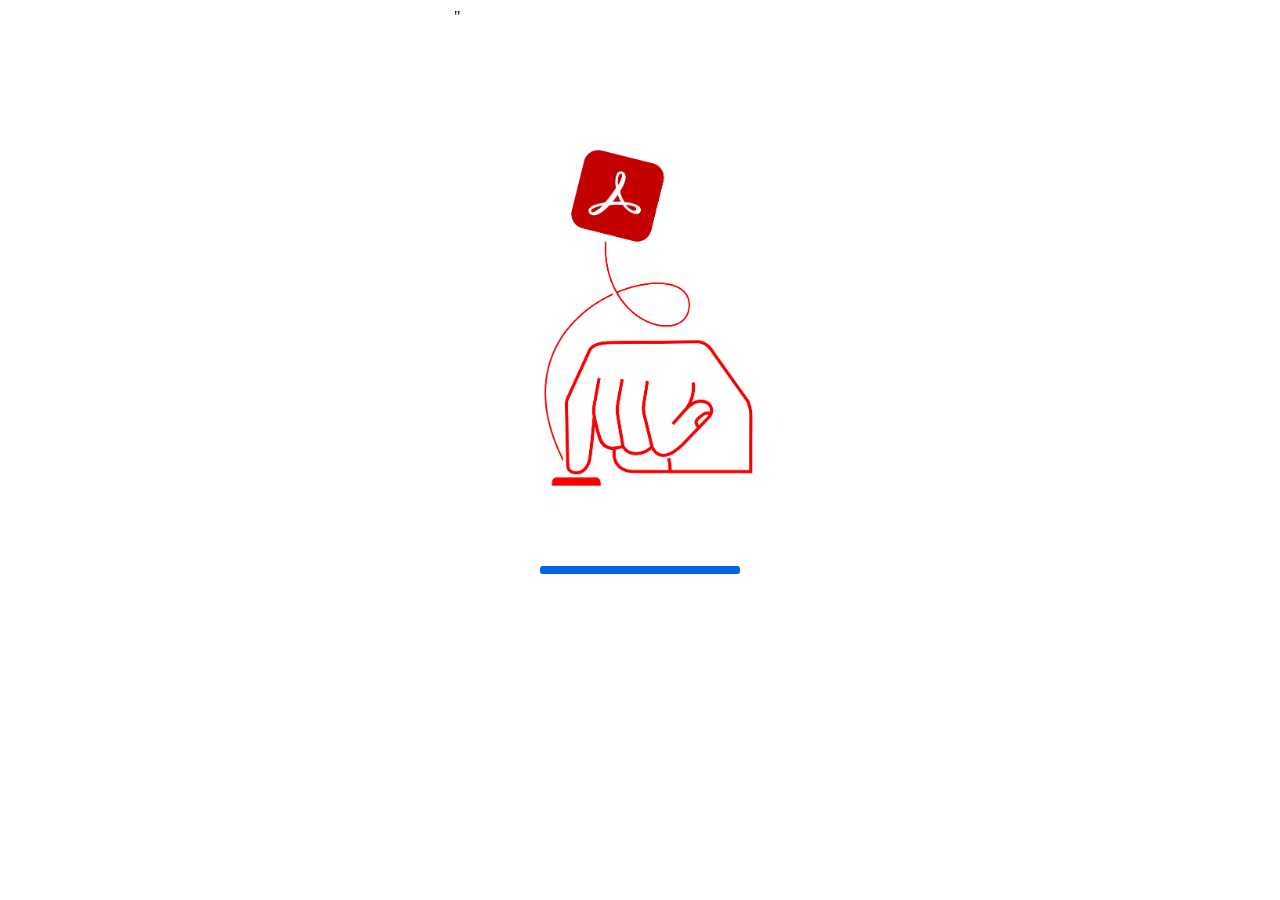
<file: scratch/chrome_user_data/Default/Extensions/efaidnbmnnnibpcajpcglclefindmkaj/26.9.1.1_0/signInAdobeYolo.html>
<!DOCTYPE html>
<!--
/*************************************************************************
*
* ADOBE CONFIDENTIAL
* ___________________
*
*  Copyright 2023 Adobe Systems Incorporated
*  All Rights Reserved.
*
* NOTICE:  All information contained herein is, and remains
* the property of Adobe Systems Incorporated and its suppliers,
* if any.  The intellectual and technical concepts contained
* herein are proprietary to Adobe Systems Incorporated and its
* suppliers and may be covered by U.S. and Foreign Patents,
* patents in process, and are protected by trade secret or copyright law.
* Dissemination of this information or reproduction of this material
* is strictly forbidden unless prior written permission is obtained
* from Adobe Systems Incorporated.
**************************************************************************/
-->
<html lang="en">
<head>
    <script type="module" src="./browser/js/viewer/signInAdobeYolo.js"></script>
   <link href="./browser/css/adobeYolo.css" type="text/css" rel="stylesheet"/>"
</head>
<body class="adobe-dc-view-signInAdobeYolo">
<div>
    <div class = "image" >
        <img src="./browser/images/adobeyoloimage.png"  class = "adobe-yolo-icon"/>
    </div>
    <div id = "adobe-yolo-message">
    </div>
    <div class = "loader">
    <div class = "loader-blue-line"></div>
    </div>
</div>
</body>
</html>
</file>
<file: public/css/styles.css>
@import url('https://fonts.googleapis.com/css2?family=Plus+Jakarta+Sans:ital,wght@0,300;0,400;0,500;0,600;0,700;0,800;1,400;1,600&family=JetBrains+Mono:wght@400;500;600&display=swap');

:root {
  /* Paleta Apple / Clean Tech Pro */
  --apple-bg: #f5f5f7;
  --apple-card: #ffffff;
  --apple-surface-hover: #ffffff;
  --apple-dark-section: #000000;
  --apple-dark-card: #161617;
  
  /* Textos Apple */
  --apple-text-primary: #1d1d1f;
  --apple-text-secondary: #86868b;
  --apple-text-muted: #6e6e73;
  --apple-text-light: #f5f5f7;
  --apple-text-light-subtle: #a1a1a6;

  /* Colores de Acento */
  --apple-blue: #0071e3;
  --apple-blue-hover: #0077ed;
  --apple-blue-light: #e8f2fc;
  --apple-green: #34c759;
  --apple-indigo: #5856d6;
  --apple-cyan: #30b0c7;

  /* Bordes & Sombras */
  --apple-border: rgba(0, 0, 0, 0.08);
  --apple-border-light: rgba(255, 255, 255, 0.12);
  --apple-shadow-card: 0 4px 24px rgba(0, 0, 0, 0.04), 0 1px 2px rgba(0, 0, 0, 0.02);
  --apple-shadow-hover: 0 16px 36px rgba(0, 0, 0, 0.08), 0 2px 6px rgba(0, 0, 0, 0.03);
  --apple-shadow-hero: 0 20px 40px rgba(0, 0, 0, 0.06);

  /* Radios & Transiciones */
  --apple-radius-sm: 12px;
  --apple-radius-md: 18px;
  --apple-radius-lg: 24px;
  --apple-radius-xl: 30px;
  --apple-radius-pill: 980px;
  --transition-apple: 0.3s cubic-bezier(0.25, 0.1, 0.25, 1);
  --transition-fast: 0.2s ease;
}

/* Base */
*, *::before, *::after {
  box-sizing: border-box;
}

html {
  scroll-behavior: smooth;
  scroll-padding-top: 85px; /* Offset para que el navbar sticky no tape los títulos de sección */
}

/* Transición suave de entrada/salida de página estilo Apple */
body {
  font-family: 'Plus Jakarta Sans', -apple-system, BlinkMacSystemFont, "SF Pro Text", "SF Pro Icons", "Helvetica Neue", Helvetica, Arial, sans-serif;
  color: var(--apple-text-primary);
  background-color: var(--apple-bg);
  line-height: 1.5;
  letter-spacing: -0.015em;
  overflow-x: clip;
  padding-top: 0;
  opacity: 1;
  transition: opacity 0.22s cubic-bezier(0.25, 0.1, 0.25, 1);
}

body.page-transition-exit {
  opacity: 0;
}

/* Margen de scroll para todas las secciones con ID */
section[id], header[id], div[id] {
  scroll-margin-top: 85px;
}

/* Tipografía */
h1, h2, h3, h4, h5, h6 {
  font-weight: 700;
  color: var(--apple-text-primary);
  letter-spacing: -0.025em;
}

.mono-tag {
  font-family: 'JetBrains Mono', monospace;
  font-size: 0.78rem;
  letter-spacing: 0.04em;
  text-transform: uppercase;
}

/* TOP UTILITY BAR (Estilo Claro / Clean) */
.top-utility-bar {
  position: relative;
  width: 100%;
  height: 38px;
  background: var(--apple-bg);
  color: var(--apple-text-muted);
  font-size: 0.8rem;
  z-index: 1040;
  border-bottom: 1px solid var(--apple-border);
  display: flex;
  align-items: center;
}

.top-utility-bar a {
  color: var(--apple-text-muted);
  text-decoration: none;
  font-weight: 500;
  transition: color var(--transition-fast);
}

.top-utility-bar a:hover {
  color: var(--apple-blue);
}

.top-utility-bar .badge-live {
  display: inline-flex;
  align-items: center;
  gap: 6px;
  background: #e8f9ee;
  color: #1a893b;
  border: 1px solid rgba(52, 199, 89, 0.25);
  padding: 2px 9px;
  border-radius: var(--apple-radius-pill);
  font-size: 0.72rem;
  font-weight: 600;
}

.badge-live::before {
  content: '';
  width: 6px;
  height: 6px;
  border-radius: 50%;
  background: #34c759;
  box-shadow: 0 0 6px #34c759;
}

/* NAVBAR APPLE STYLE (Sticky Frosted Glass) */
.navbar-pf {
  position: sticky;
  top: 0;
  left: 0;
  width: 100%;
  min-height: 68px;
  background: rgba(255, 255, 255, 0.92);
  backdrop-filter: saturate(180%) blur(20px);
  -webkit-backdrop-filter: saturate(180%) blur(20px);
  border-bottom: 1px solid var(--apple-border);
  z-index: 1050;
  display: flex;
  align-items: center;
  transition: background-color var(--transition-fast), box-shadow var(--transition-fast);
}

.navbar-pf.scrolled {
  background: rgba(255, 255, 255, 0.98);
  box-shadow: 0 4px 20px rgba(0, 0, 0, 0.06);
}

.navbar-brand-custom {
  display: flex;
  align-items: center;
  gap: 10px;
  text-decoration: none;
  font-weight: 800;
  font-size: 1.25rem;
  color: var(--apple-text-primary);
  letter-spacing: -0.02em;
}

.navbar-brand-custom img {
  height: 34px;
  width: auto;
}

.navbar-brand-custom span {
  color: var(--apple-text-primary);
  font-weight: 800;
}

.nav-link-custom {
  color: var(--apple-text-muted) !important;
  font-weight: 500;
  font-size: 0.9rem;
  padding: 6px 14px !important;
  border-radius: var(--apple-radius-pill);
  transition: all var(--transition-fast);
}

.nav-link-custom:hover {
  color: var(--apple-text-primary) !important;
}

.nav-link-custom.active {
  color: var(--apple-text-primary) !important;
  font-weight: 600;
  background: rgba(0, 0, 0, 0.04);
}

/* BOTONES ESTILO APPLE */
.btn-apple-primary {
  background-color: var(--apple-blue);
  color: #ffffff;
  font-weight: 500;
  font-size: 0.92rem;
  padding: 10px 22px;
  border-radius: var(--apple-radius-pill);
  border: none;
  display: inline-flex;
  align-items: center;
  gap: 8px;
  transition: all var(--transition-fast);
  text-decoration: none;
}

.btn-apple-primary:hover {
  background-color: var(--apple-blue-hover);
  color: #ffffff;
  transform: scale(1.02);
}

.btn-apple-secondary {
  background: rgba(0, 0, 0, 0.05);
  color: var(--apple-text-primary);
  font-weight: 500;
  font-size: 0.92rem;
  padding: 10px 22px;
  border-radius: var(--apple-radius-pill);
  border: 1px solid var(--apple-border);
  display: inline-flex;
  align-items: center;
  gap: 8px;
  transition: all var(--transition-fast);
  text-decoration: none;
}

.btn-apple-secondary:hover {
  background: rgba(0, 0, 0, 0.08);
  color: var(--apple-text-primary);
  transform: scale(1.02);
}

.btn-apple-link {
  color: var(--apple-blue);
  font-weight: 500;
  font-size: 0.95rem;
  display: inline-flex;
  align-items: center;
  gap: 6px;
  text-decoration: none;
  transition: gap var(--transition-fast);
}

.btn-apple-link:hover {
  color: var(--apple-blue-hover);
  gap: 9px;
}

/* HERO SECTION APPLE STYLE (White Canvas & Crisp Typography) */
.hero-apple {
  background: #ffffff;
  padding: 70px 0 80px;
  text-align: center;
  position: relative;
  overflow: hidden;
  border-bottom: 1px solid var(--apple-border);
}

.hero-eyebrow {
  font-size: 0.92rem;
  font-weight: 600;
  color: var(--apple-blue);
  margin-bottom: 14px;
  letter-spacing: -0.01em;
  display: inline-block;
}

.hero-headline {
  font-size: 3.8rem;
  font-weight: 800;
  line-height: 1.08;
  color: var(--apple-text-primary);
  letter-spacing: -0.035em;
  max-width: 900px;
  margin: 0 auto 20px;
}

.hero-headline .hero-gradient {
  background: linear-gradient(180deg, #1d1d1f 0%, #434344 100%);
  -webkit-background-clip: text;
  -webkit-text-fill-color: transparent;
}

.hero-subhead {
  font-size: 1.35rem;
  color: var(--apple-text-secondary);
  font-weight: 400;
  line-height: 1.5;
  max-width: 720px;
  margin: 0 auto 34px;
  letter-spacing: -0.015em;
}

.hero-cta-group {
  display: flex;
  align-items: center;
  justify-content: center;
  gap: 16px;
  margin-bottom: 50px;
}

/* HERO SHOWCASE CARD (Bento Display) */
.hero-bento-showcase {
  background: var(--apple-bg);
  border-radius: var(--apple-radius-xl);
  border: 1px solid var(--apple-border);
  padding: 40px;
  box-shadow: var(--apple-shadow-hero);
  max-width: 1060px;
  margin: 0 auto;
}

.bento-metrics-row {
  display: grid;
  grid-template-columns: repeat(4, 1fr);
  gap: 20px;
}

.bento-metric-card {
  background: #ffffff;
  border-radius: var(--apple-radius-md);
  padding: 24px 20px;
  border: 1px solid var(--apple-border);
  text-align: left;
  transition: transform var(--transition-apple);
}

.bento-metric-card:hover {
  transform: translateY(-4px);
  box-shadow: var(--apple-shadow-card);
}

.bento-metric-card .metric-number {
  font-size: 2.2rem;
  font-weight: 800;
  color: var(--apple-text-primary);
  line-height: 1;
  margin-bottom: 6px;
  letter-spacing: -0.03em;
}

.bento-metric-card .metric-label {
  font-size: 0.85rem;
  color: var(--apple-text-secondary);
  font-weight: 500;
  margin: 0;
}

/* SECCIONES Y ENCABEZADOS (Apple Grid) */
.section-apple {
  padding: 90px 0;
}

.section-head-apple {
  text-align: center;
  max-width: 740px;
  margin: 0 auto 56px;
}

.section-head-apple .tag {
  font-size: 0.85rem;
  font-weight: 600;
  color: var(--apple-blue);
  text-transform: uppercase;
  letter-spacing: 0.05em;
  margin-bottom: 10px;
  display: block;
}

.section-head-apple h2 {
  font-size: 2.8rem;
  font-weight: 800;
  letter-spacing: -0.03em;
  line-height: 1.15;
  margin-bottom: 16px;
}

.section-head-apple p {
  font-size: 1.15rem;
  color: var(--apple-text-secondary);
  line-height: 1.6;
}

/* BENTO GRID DE LOS 5 PILARES */
.bento-grid-5 {
  display: grid;
  grid-template-columns: repeat(12, 1fr);
  gap: 24px;
}

.bento-card {
  background: #ffffff;
  border-radius: var(--apple-radius-lg);
  border: 1px solid var(--apple-border);
  padding: 36px;
  box-shadow: var(--apple-shadow-card);
  transition: all var(--transition-apple);
  display: flex;
  flex-direction: column;
  position: relative;
  overflow: hidden;
}

.bento-card:hover {
  transform: translateY(-5px);
  box-shadow: var(--apple-shadow-hover);
  border-color: rgba(0, 113, 227, 0.2);
}

.bento-col-8 {
  grid-column: span 8;
}

.bento-col-4 {
  grid-column: span 4;
}

.bento-col-6 {
  grid-column: span 6;
}

.bento-icon {
  width: 52px;
  height: 52px;
  border-radius: var(--apple-radius-sm);
  background: var(--apple-bg);
  color: var(--apple-blue);
  display: flex;
  align-items: center;
  justify-content: center;
  font-size: 1.4rem;
  margin-bottom: 22px;
}

.bento-card h3 {
  font-size: 1.5rem;
  font-weight: 700;
  margin-bottom: 12px;
  letter-spacing: -0.02em;
}

.bento-card p {
  color: var(--apple-text-secondary);
  font-size: 0.98rem;
  line-height: 1.6;
  margin-bottom: 22px;
}

.bento-badge-list {
  display: flex;
  flex-wrap: wrap;
  gap: 8px;
  margin-top: auto;
  margin-bottom: 24px;
}

.apple-pill-tag {
  background: var(--apple-bg);
  color: var(--apple-text-primary);
  font-size: 0.8rem;
  font-weight: 600;
  padding: 5px 12px;
  border-radius: var(--apple-radius-pill);
  border: 1px solid var(--apple-border);
}

/* CATÁLOGO INTERACTIVO ESTILO APPLE STORE */
.catalog-apple-section {
  background: #ffffff;
  padding: 90px 0;
  border-top: 1px solid var(--apple-border);
  border-bottom: 1px solid var(--apple-border);
}

.filter-pills-apple {
  display: flex;
  flex-wrap: wrap;
  gap: 10px;
  justify-content: center;
  margin-bottom: 44px;
}

.filter-pill-apple,
.filter-pill-btn {
  background: var(--apple-bg);
  color: var(--apple-text-secondary);
  border: 1px solid var(--apple-border);
  padding: 9px 22px;
  border-radius: var(--apple-radius-pill);
  font-size: 0.9rem;
  font-weight: 600;
  cursor: pointer;
  outline: none;
  user-select: none;
  transition: all var(--transition-fast);
}

.filter-pill-apple:hover,
.filter-pill-btn:hover {
  background: #e5e5ea;
  color: var(--apple-text-primary);
  transform: translateY(-1px);
}

.filter-pill-apple.active,
.filter-pill-btn.active {
  background: var(--apple-text-primary) !important;
  color: #ffffff !important;
  border-color: var(--apple-text-primary) !important;
  box-shadow: 0 4px 12px rgba(0, 0, 0, 0.15);
}

.fade-in {
  animation: appleFadeIn 0.35s cubic-bezier(0.16, 1, 0.3, 1) forwards;
}

@keyframes appleFadeIn {
  from {
    opacity: 0;
    transform: translateY(8px);
  }
  to {
    opacity: 1;
    transform: translateY(0);
  }
}

.catalog-card-apple {
  background: var(--apple-bg);
  border-radius: var(--apple-radius-md);
  border: 1px solid var(--apple-border);
  padding: 28px;
  height: 100%;
  display: flex;
  flex-direction: column;
  transition: all var(--transition-apple);
}

.catalog-card-apple:hover {
  background: #ffffff;
  transform: translateY(-4px);
  box-shadow: var(--apple-shadow-hover);
}

.catalog-card-apple .brand-label {
  font-size: 0.78rem;
  font-weight: 700;
  color: var(--apple-blue);
  text-transform: uppercase;
  margin-bottom: 10px;
}

.catalog-card-apple h4 {
  font-size: 1.25rem;
  font-weight: 700;
  margin-bottom: 8px;
}

.catalog-card-apple p {
  font-size: 0.9rem;
  color: var(--apple-text-secondary);
  flex-grow: 1;
  margin-bottom: 18px;
}

/* COTIZADOR ESTILO APPLE CONFIGURATOR */
.configurator-section {
  background: var(--apple-bg);
  padding: 90px 0;
}

.configurator-box {
  background: #ffffff;
  border-radius: var(--apple-radius-xl);
  border: 1px solid var(--apple-border);
  padding: 44px;
  box-shadow: var(--apple-shadow-hero);
}

.form-label-apple {
  font-size: 0.88rem;
  font-weight: 600;
  color: var(--apple-text-primary);
  margin-bottom: 8px;
  display: block;
}

.form-control-apple,
.form-select-apple {
  width: 100%;
  padding: 12px 16px;
  font-size: 0.95rem;
  border: 1px solid rgba(0, 0, 0, 0.15);
  border-radius: var(--apple-radius-sm);
  background-color: var(--apple-bg);
  color: var(--apple-text-primary);
  transition: all var(--transition-fast);
}

.form-control-apple:focus,
.form-select-apple:focus {
  border-color: var(--apple-blue);
  background-color: #ffffff;
  box-shadow: 0 0 0 3px var(--apple-blue-light);
  outline: none;
}

/* PARTNERS LOGO STRIP */
.partners-apple-strip {
  background: #ffffff;
  padding: 50px 0;
  border-top: 1px solid var(--apple-border);
}

.partner-logo-clean {
  height: 32px;
  opacity: 0.65;
  filter: grayscale(100%);
  transition: all var(--transition-fast);
}

.partner-logo-clean:hover {
  opacity: 1;
  filter: grayscale(0%);
}

/* FOOTER APPLE STYLE */
.footer-apple {
  background: var(--apple-bg);
  color: var(--apple-text-muted);
  font-size: 0.82rem;
  padding: 60px 0 30px;
  border-top: 1px solid var(--apple-border);
}

.footer-apple a {
  color: var(--apple-text-secondary);
  text-decoration: none;
  transition: color var(--transition-fast);
}

.footer-apple a:hover {
  color: var(--apple-blue);
}

.footer-apple-title {
  font-size: 0.82rem;
  font-weight: 700;
  color: var(--apple-text-primary);
  margin-bottom: 14px;
}

.footer-apple-list {
  list-style: none;
  padding: 0;
  margin: 0;
}

.footer-apple-list li {
  margin-bottom: 10px;
}

.footer-bottom-apple {
  margin-top: 40px;
  padding-top: 20px;
  border-top: 1px solid var(--apple-border);
  display: flex;
  flex-wrap: wrap;
  justify-content: space-between;
  align-items: center;
  color: var(--apple-text-muted);
}

/* BOTÓN FLOTANTE DE WHATSAPP */
.floating-whatsapp-btn {
  position: fixed;
  bottom: 28px;
  right: 28px;
  width: 58px;
  height: 58px;
  background: #25d366;
  color: #ffffff;
  border-radius: 50%;
  display: flex;
  align-items: center;
  justify-content: center;
  font-size: 1.7rem;
  box-shadow: 0 8px 24px rgba(37, 211, 102, 0.35);
  z-index: 999;
  text-decoration: none;
  transition: all var(--transition-apple);
}

.floating-whatsapp-btn:hover {
  transform: scale(1.08) translateY(-2px);
  color: #ffffff;
  box-shadow: 0 12px 28px rgba(37, 211, 102, 0.5);
}

.floating-whatsapp-btn .tooltip-text {
  position: absolute;
  right: 68px;
  background: #1d1d1f;
  color: #ffffff;
  font-size: 0.78rem;
  font-weight: 500;
  padding: 6px 14px;
  border-radius: var(--apple-radius-sm);
  white-space: nowrap;
  opacity: 0;
  pointer-events: none;
  transition: opacity var(--transition-fast);
}

.floating-whatsapp-btn:hover .tooltip-text {
  opacity: 1;
}

/* RESPONSIVE & MULTI-DEVICE OPTIMIZATIONS */
html, body {
  max-width: 100%;
  overflow-x: clip;
  position: relative;
  -webkit-tap-highlight-color: transparent;
}

img, svg, video, canvas {
  max-width: 100%;
  height: auto;
}

@media (max-width: 1199px) {
  .hero-headline {
    font-size: 3.2rem;
  }
}

@media (max-width: 991px) {
  .hero-apple {
    padding: 60px 0 40px;
  }
  .hero-headline {
    font-size: 2.6rem;
  }
  .bento-col-8, .bento-col-4, .bento-col-6 {
    grid-column: span 12;
  }
  .bento-metrics-row {
    grid-template-columns: repeat(2, 1fr);
  }
  .navbar-collapse-custom {
    background: #ffffff;
    padding: 20px;
    border-radius: var(--apple-radius-md);
    border: 1px solid var(--apple-border);
    margin-top: 12px;
    box-shadow: 0 14px 28px rgba(0, 0, 0, 0.09);
  }
  .navbar-nav .nav-link-custom {
    padding: 10px 12px;
    display: block;
  }
}

@media (max-width: 767px) {
  .top-utility-bar {
    display: none;
  }
  .hero-apple {
    padding: 48px 0 32px;
  }
  .hero-headline {
    font-size: 2.1rem;
    line-height: 1.18;
  }
  .hero-subhead {
    font-size: 1.02rem;
    margin-bottom: 24px;
  }
  .bento-card {
    padding: 24px 20px;
  }
  .bento-metrics-row {
    grid-template-columns: 1fr;
  }
  .configurator-box {
    padding: 24px 18px;
  }
  .filter-pills-apple {
    gap: 8px;
    margin-bottom: 24px;
    justify-content: center;
  }
  .filter-pill-apple,
  .filter-pill-btn {
    padding: 7px 15px;
    font-size: 0.82rem;
  }
  .floating-whatsapp-btn {
    width: 52px;
    height: 52px;
    font-size: 1.5rem;
    bottom: 20px;
    right: 20px;
  }
  .floating-whatsapp-btn .tooltip-text {
    display: none !important;
  }
  .footer-apple {
    padding: 45px 0 25px;
  }
}

@media (max-width: 576px) {
  .hero-headline {
    font-size: 1.75rem;
  }
  .hero-subhead {
    font-size: 0.92rem;
  }
  .hero-cta-group {
    flex-direction: column;
    width: 100%;
    gap: 10px;
  }
  .hero-cta-group .btn-apple-primary,
  .hero-cta-group .btn-apple-secondary,
  .hero-cta-group .btn-apple-link {
    width: 100%;
    justify-content: center;
    text-align: center;
  }
  .catalog-card-apple {
    padding: 20px 16px;
  }
  .bento-card {
    padding: 20px 16px;
    border-radius: var(--apple-radius-md);
  }
  .footer-bottom-apple {
    flex-direction: column;
    gap: 15px;
    text-align: center;
  }
}

/* ==========================================================================
   BOTÓN INICIAR SESIÓN (ACCESO AL PORTAL SAAS ADMINSOFTGPF)
   ========================================================================== */
.btn-apple-login {
    display: inline-flex !important;
    align-items: center !important;
    justify-content: center !important;
    gap: 8px !important;
    padding: 9px 22px !important;
    font-size: 0.875rem !important;
    font-weight: 600 !important;
    color: #1d1d1f !important;
    background: #ffffff !important;
    border: 1px solid rgba(0, 0, 0, 0.18) !important;
    border-radius: 980px !important;
    text-decoration: none !important;
    box-shadow: 0 2px 8px rgba(0, 0, 0, 0.08) !important;
    backdrop-filter: blur(20px) !important;
    -webkit-backdrop-filter: blur(20px) !important;
    transition: all 0.25s cubic-bezier(0.4, 0, 0.2, 1) !important;
    cursor: pointer !important;
    white-space: nowrap !important;
}

.btn-apple-login:hover {
    color: #ffffff !important;
    background: #0071e3 !important;
    border-color: #0071e3 !important;
    box-shadow: 0 4px 14px rgba(0, 113, 227, 0.35) !important;
    transform: translateY(-1px) !important;
    text-decoration: none !important;
}

.btn-apple-login i {
    font-size: 0.85rem !important;
    color: #0071e3 !important;
    transition: transform 0.2s ease, color 0.2s ease !important;
}

.btn-apple-login:hover i {
    color: #ffffff !important;
    transform: translateX(2px) !important;
}

/* Ajuste responsive para menú móvil */
@media (max-width: 991.98px) {
    .navbar-actions-mobile {
        width: 100% !important;
        margin-top: 15px !important;
    }
    .navbar-actions-mobile .btn-apple-login {
        width: 100% !important;
        text-align: center !important;
        justify-content: center !important;
    }
}

/* ==========================================================================
   CONFIGURADOR CONSULTIVO DE VALOR (CONTACTO & ASESORÍA B2B)
   ========================================================================== */

/* Barra de Progreso del Asistente */
.wizard-progress-wrapper {
  margin-bottom: 28px;
}

.wizard-progress-header {
  display: flex;
  justify-content: space-between;
  align-items: center;
  margin-bottom: 8px;
}

.wizard-step-label {
  font-size: 0.85rem;
  font-weight: 700;
  color: var(--apple-blue);
  text-transform: uppercase;
  letter-spacing: 0.05em;
}

.wizard-step-percent {
  font-size: 0.82rem;
  font-weight: 600;
  color: var(--apple-text-secondary);
}

.wizard-progress-bar-bg {
  width: 100%;
  height: 6px;
  background-color: rgba(0, 0, 0, 0.06);
  border-radius: var(--apple-radius-pill);
  overflow: hidden;
}

.wizard-progress-bar-fill {
  height: 100%;
  width: 25%;
  background: linear-gradient(90deg, #0071e3 0%, #34c759 100%);
  border-radius: var(--apple-radius-pill);
  transition: width 0.35s cubic-bezier(0.25, 0.1, 0.25, 1);
}

/* Pasos del Wizard */
.wizard-step-pane {
  display: none;
  animation: appleFadeIn 0.35s cubic-bezier(0.16, 1, 0.3, 1) forwards;
}

.wizard-step-pane.active {
  display: block;
}

/* Tarjetas Seleccionables del Paso 1 (Líneas de Solución) */
.option-cards-grid {
  display: grid;
  grid-template-columns: repeat(auto-fill, minmax(220px, 1fr));
  gap: 14px;
  margin-bottom: 24px;
}

.solution-option-card {
  background: var(--apple-bg);
  border: 1.5px solid var(--apple-border);
  border-radius: var(--apple-radius-md);
  padding: 18px 16px;
  cursor: pointer;
  user-select: none;
  position: relative;
  transition: all 0.25s cubic-bezier(0.25, 0.1, 0.25, 1);
  display: flex;
  flex-direction: column;
  height: 100%;
}

.solution-option-card:hover {
  background: #ffffff;
  border-color: rgba(0, 113, 227, 0.4);
  transform: translateY(-2px);
  box-shadow: 0 6px 18px rgba(0, 0, 0, 0.05);
}

.solution-option-card.selected {
  background: #ffffff;
  border-color: var(--apple-blue);
  box-shadow: 0 0 0 2px var(--apple-blue-light), 0 8px 24px rgba(0, 113, 227, 0.12);
}

.solution-option-card .card-check-icon {
  position: absolute;
  top: 14px;
  right: 14px;
  width: 20px;
  height: 20px;
  border-radius: 50%;
  border: 1.5px solid rgba(0, 0, 0, 0.18);
  display: flex;
  align-items: center;
  justify-content: center;
  font-size: 0.65rem;
  color: transparent;
  transition: all 0.2s ease;
}

.solution-option-card.selected .card-check-icon {
  background-color: var(--apple-blue);
  border-color: var(--apple-blue);
  color: #ffffff;
}

.solution-option-card .card-icon {
  width: 42px;
  height: 42px;
  border-radius: var(--apple-radius-sm);
  background: #ffffff;
  color: var(--apple-blue);
  display: flex;
  align-items: center;
  justify-content: center;
  font-size: 1.25rem;
  margin-bottom: 12px;
  border: 1px solid var(--apple-border);
  transition: all 0.2s ease;
}

.solution-option-card.selected .card-icon {
  background: var(--apple-blue-light);
  color: var(--apple-blue);
}

.solution-option-card h5 {
  font-size: 1rem;
  font-weight: 700;
  margin-bottom: 4px;
  line-height: 1.3;
}

.solution-option-card p {
  font-size: 0.8rem;
  color: var(--apple-text-secondary);
  margin-bottom: 0;
  line-height: 1.4;
}

/* Píldoras de Selección Rápida (Paso 2 y Paso 3) */
.pill-options-group {
  display: flex;
  flex-wrap: wrap;
  gap: 8px;
  margin-bottom: 20px;
}

.select-pill-apple {
  background: var(--apple-bg);
  border: 1px solid var(--apple-border);
  color: var(--apple-text-primary);
  font-size: 0.88rem;
  font-weight: 500;
  padding: 9px 18px;
  border-radius: var(--apple-radius-pill);
  cursor: pointer;
  user-select: none;
  transition: all 0.2s ease;
  display: inline-flex;
  align-items: center;
  gap: 8px;
}

.select-pill-apple:hover {
  background: #ffffff;
  border-color: rgba(0, 113, 227, 0.4);
  transform: translateY(-1px);
}

.select-pill-apple.selected {
  background: var(--apple-blue) !important;
  border-color: var(--apple-blue) !important;
  color: #ffffff !important;
  font-weight: 600;
  box-shadow: 0 4px 12px rgba(0, 113, 227, 0.25);
}

.select-pill-apple.selected i {
  color: #ffffff !important;
}

/* Tarjetas de Nivel de Solución (Paso 3 - Value Tiers) */
.tier-cards-row {
  display: grid;
  grid-template-columns: repeat(auto-fit, minmax(190px, 1fr));
  gap: 12px;
  margin-bottom: 22px;
}

.tier-card-apple {
  background: var(--apple-bg);
  border: 1.5px solid var(--apple-border);
  border-radius: var(--apple-radius-md);
  padding: 16px;
  cursor: pointer;
  position: relative;
  transition: all 0.25s ease;
  user-select: none;
}

.tier-card-apple:hover {
  background: #ffffff;
  border-color: rgba(0, 113, 227, 0.3);
  transform: translateY(-2px);
}

.tier-card-apple.selected {
  background: #ffffff;
  border-color: var(--apple-blue);
  box-shadow: 0 0 0 2px var(--apple-blue-light), 0 8px 20px rgba(0, 113, 227, 0.1);
}

.tier-card-apple .tier-badge {
  font-size: 0.7rem;
  font-weight: 700;
  text-transform: uppercase;
  padding: 3px 8px;
  border-radius: var(--apple-radius-pill);
  display: inline-block;
  margin-bottom: 8px;
}

.tier-badge.badge-essential {
  background: #e9ecef;
  color: #495057;
}

.tier-badge.badge-corporate {
  background: #e8f2fc;
  color: #0071e3;
}

.tier-badge.badge-enterprise {
  background: #fdf0db;
  color: #b25e02;
}

.tier-card-apple h6 {
  font-size: 0.95rem;
  font-weight: 700;
  margin-bottom: 4px;
}

.tier-card-apple p {
  font-size: 0.78rem;
  color: var(--apple-text-secondary);
  margin-bottom: 0;
  line-height: 1.35;
}

/* Tarjeta de Resumen Preliminar (Paso 4 - Executive Brief) */
.diagnostic-preview-box {
  background: #ffffff;
  border: 1px solid var(--apple-border);
  border-radius: var(--apple-radius-md);
  padding: 22px;
  margin-bottom: 24px;
  box-shadow: var(--apple-shadow-card);
  position: relative;
  border-left: 4px solid var(--apple-blue);
}

.diagnostic-preview-header {
  display: flex;
  align-items: center;
  justify-content: space-between;
  margin-bottom: 14px;
  padding-bottom: 10px;
  border-bottom: 1px dashed var(--apple-border);
}

.diagnostic-item-row {
  display: flex;
  margin-bottom: 8px;
  font-size: 0.88rem;
  line-height: 1.4;
}

.diagnostic-item-label {
  width: 145px;
  flex-shrink: 0;
  color: var(--apple-text-muted);
  font-weight: 500;
}

.diagnostic-item-value {
  color: var(--apple-text-primary);
  font-weight: 600;
}

.diagnostic-bonuses {
  background: #f8fafc;
  border-radius: var(--apple-radius-sm);
  padding: 12px 14px;
  margin-top: 14px;
  border: 1px solid rgba(0, 0, 0, 0.05);
}

.diagnostic-bonuses-title {
  font-size: 0.78rem;
  font-weight: 700;
  color: var(--apple-text-primary);
  text-transform: uppercase;
  letter-spacing: 0.04em;
  margin-bottom: 6px;
  display: flex;
  align-items: center;
  gap: 6px;
}

.diagnostic-bonuses-list {
  list-style: none;
  padding-left: 0;
  margin-bottom: 0;
  font-size: 0.8rem;
  color: var(--apple-text-secondary);
}

.diagnostic-bonuses-list li {
  margin-bottom: 4px;
  display: flex;
  align-items: center;
  gap: 6px;
}

.diagnostic-bonuses-list li:last-child {
  margin-bottom: 0;
}

/* Botones de Navegación del Wizard */
.wizard-nav-buttons {
  display: flex;
  align-items: center;
  justify-content: space-between;
  margin-top: 26px;
  padding-top: 18px;
  border-top: 1px solid var(--apple-border);
}

.btn-wizard-back {
  background: transparent;
  border: none;
  color: var(--apple-text-secondary);
  font-size: 0.9rem;
  font-weight: 600;
  display: inline-flex;
  align-items: center;
  gap: 6px;
  cursor: pointer;
  padding: 8px 16px;
  border-radius: var(--apple-radius-pill);
  transition: all 0.2s ease;
}

.btn-wizard-back:hover {
  background: rgba(0, 0, 0, 0.05);
  color: var(--apple-text-primary);
}

/* Columna Lateral de Contacto y Confianza (Apple Clean) */
.sidebar-contact-box {
  background: #ffffff;
  border: 1px solid var(--apple-border);
  border-radius: var(--apple-radius-lg);
  padding: 32px 28px;
  box-shadow: var(--apple-shadow-hero);
  height: auto;
}

.contact-channel-item {
  display: flex;
  align-items: center;
  gap: 14px;
  padding: 10px 14px;
  border-radius: var(--apple-radius-sm);
  background: var(--apple-bg);
  text-decoration: none;
  transition: all var(--transition-fast);
  border: 1px solid transparent;
}

.contact-channel-item:hover {
  background: #ffffff;
  border-color: var(--apple-blue);
  transform: translateX(3px);
  box-shadow: var(--apple-shadow-card);
}

.channel-icon {
  width: 36px;
  height: 36px;
  border-radius: 10px;
  background: #ffffff;
  display: flex;
  align-items: center;
  justify-content: center;
  box-shadow: 0 2px 6px rgba(0, 0, 0, 0.05);
  font-size: 0.95rem;
  flex-shrink: 0;
}

.sidebar-guarantees-list li {
  line-height: 1.45;
  font-size: 0.84rem;
}

.guarantee-badge-card {
  background: #ffffff;
  border: 1px solid var(--apple-border);
  border-radius: var(--apple-radius-md);
  padding: 20px;
  margin-bottom: 18px;
  box-shadow: var(--apple-shadow-card);
}

.guarantee-badge-card h6 {
  font-size: 0.95rem;
  font-weight: 700;
  margin-bottom: 8px;
  display: flex;
  align-items: center;
  gap: 8px;
}

.guarantee-badge-card p {
  font-size: 0.85rem;
  color: var(--apple-text-secondary);
  line-height: 1.45;
  margin-bottom: 0;
}

@media (max-width: 767px) {
  .option-cards-grid {
    grid-template-columns: 1fr;
  }
  .tier-cards-row {
    grid-template-columns: 1fr;
  }
  .diagnostic-item-row {
    flex-direction: column;
    margin-bottom: 10px;
  }
  .diagnostic-item-label {
    width: 100%;
    font-size: 0.78rem;
    margin-bottom: 2px;
  }
}

/* ==========================================================================
   DECOY PRICING & CONFIGURADOR REACTIVO POR PRESUPUESTO (USD)
   ========================================================================== */

/* Grid de Tarjetas de Presupuesto con Efecto Señuelo */
.budget-decoy-grid {
  display: grid;
  grid-template-columns: repeat(3, 1fr);
  gap: 16px;
  margin-bottom: 20px;
}

.budget-decoy-card {
  background: var(--apple-bg);
  border: 1.5px solid var(--apple-border);
  border-radius: var(--apple-radius-md);
  padding: 22px 18px;
  cursor: pointer;
  user-select: none;
  position: relative;
  transition: all 0.25s cubic-bezier(0.25, 0.1, 0.25, 1);
  display: flex;
  flex-direction: column;
  height: 100%;
}

.budget-decoy-card:hover {
  background: #ffffff;
  border-color: rgba(0, 113, 227, 0.4);
  transform: translateY(-3px);
  box-shadow: 0 10px 24px rgba(0, 0, 0, 0.06);
}

.budget-decoy-card.selected {
  background: #ffffff;
  border-color: var(--apple-blue);
  box-shadow: 0 0 0 2px var(--apple-blue-light), 0 12px 28px rgba(0, 113, 227, 0.15);
  transform: translateY(-2px);
}

/* Tarjeta Central Destacada (Decoy Sweet Spot) */
.budget-decoy-card.decoy-highlight {
  border-color: rgba(0, 113, 227, 0.35);
  background: #ffffff;
  box-shadow: 0 6px 20px rgba(0, 113, 227, 0.08);
}

.budget-decoy-card .decoy-top-badge {
  position: absolute;
  top: -12px;
  left: 50%;
  transform: translateX(-50%);
  background: var(--apple-blue);
  color: #ffffff;
  font-size: 0.68rem;
  font-weight: 700;
  text-transform: uppercase;
  letter-spacing: 0.05em;
  padding: 3px 12px;
  border-radius: var(--apple-radius-pill);
  box-shadow: 0 2px 8px rgba(0, 113, 227, 0.3);
  white-space: nowrap;
}

.budget-decoy-card .budget-tier-title {
  font-size: 1rem;
  font-weight: 700;
  color: var(--apple-text-primary);
  margin-bottom: 6px;
  margin-top: 4px;
}

.budget-decoy-card .budget-amount-tag {
  font-size: 1.45rem;
  font-weight: 800;
  color: var(--apple-blue);
  letter-spacing: -0.03em;
  margin-bottom: 4px;
  line-height: 1.2;
}

.budget-decoy-card .budget-period-label {
  font-size: 0.75rem;
  color: var(--apple-text-secondary);
  font-weight: 500;
  margin-bottom: 12px;
}

.budget-decoy-card .budget-summary-desc {
  font-size: 0.8rem;
  color: var(--apple-text-secondary);
  line-height: 1.4;
  margin-bottom: 14px;
  flex-grow: 1;
}

.budget-decoy-card .budget-features-preview {
  list-style: none;
  padding-left: 0;
  margin-bottom: 0;
  border-top: 1px dashed var(--apple-border);
  padding-top: 10px;
  font-size: 0.76rem;
  color: var(--apple-text-muted);
}

.budget-decoy-card .budget-features-preview li {
  margin-bottom: 5px;
  display: flex;
  align-items: flex-start;
  gap: 6px;
}

.budget-decoy-card .budget-features-preview li i {
  color: var(--apple-blue);
  margin-top: 2px;
  font-size: 0.7rem;
}

/* Opción Flexible / Cotización Abierta */
.flexible-budget-bar {
  background: var(--apple-bg);
  border: 1px dashed var(--apple-border);
  border-radius: var(--apple-radius-md);
  padding: 12px 18px;
  display: flex;
  align-items: center;
  justify-content: space-between;
  gap: 12px;
  cursor: pointer;
  transition: all 0.2s ease;
  user-select: none;
  margin-bottom: 24px;
}

.flexible-budget-bar:hover {
  background: #ffffff;
  border-color: var(--apple-blue);
}

.flexible-budget-bar.selected {
  background: #ffffff;
  border-color: var(--apple-blue);
  border-style: solid;
  box-shadow: 0 0 0 2px var(--apple-blue-light);
}

/* Caja de Alcance Garantizado por el Presupuesto (Paso 3) */
.budget-scope-box {
  background: #f0f7ff;
  border: 1px solid rgba(0, 113, 227, 0.2);
  border-radius: var(--apple-radius-md);
  padding: 18px 20px;
  margin-bottom: 24px;
}

.budget-scope-header {
  display: flex;
  align-items: center;
  justify-content: space-between;
  margin-bottom: 10px;
  flex-wrap: wrap;
  gap: 8px;
}

.budget-scope-badge {
  background: var(--apple-blue);
  color: #ffffff;
  font-size: 0.78rem;
  font-weight: 700;
  padding: 4px 12px;
  border-radius: var(--apple-radius-pill);
}

.budget-scope-title {
  font-size: 0.95rem;
  font-weight: 700;
  color: var(--apple-text-primary);
  margin-bottom: 0;
}

.budget-scope-summary-text {
  font-size: 0.85rem;
  color: var(--apple-text-secondary);
  line-height: 1.45;
  margin-bottom: 12px;
}

.upgrade-tier-hint {
  display: inline-flex;
  align-items: center;
  gap: 6px;
  font-size: 0.8rem;
  color: var(--apple-blue);
  font-weight: 600;
  cursor: pointer;
  text-decoration: none;
  background: #ffffff;
  padding: 4px 12px;
  border-radius: var(--apple-radius-pill);
  border: 1px solid rgba(0, 113, 227, 0.2);
  transition: all 0.2s ease;
}

.upgrade-tier-hint:hover {
  background: var(--apple-blue);
  color: #ffffff;
}

/* Tabla Ejecutiva de Propuesta Ajustada en USD (Paso 4) */
.proposal-table-apple {
  width: 100%;
  border-collapse: separate;
  border-spacing: 0;
  border: 1px solid var(--apple-border);
  border-radius: var(--apple-radius-md);
  overflow: hidden;
  background: #ffffff;
  margin-bottom: 20px;
  font-size: 0.88rem;
}

.proposal-table-apple th {
  background: #f8fafc;
  padding: 12px 16px;
  color: var(--apple-text-muted);
  font-weight: 600;
  font-size: 0.78rem;
  text-transform: uppercase;
  letter-spacing: 0.05em;
  border-bottom: 1px solid var(--apple-border);
  text-align: left;
}

.proposal-table-apple td {
  padding: 14px 16px;
  border-bottom: 1px solid rgba(0, 0, 0, 0.05);
  color: var(--apple-text-primary);
  vertical-align: middle;
}

.proposal-table-apple tr:last-child td {
  border-bottom: none;
}

.proposal-table-apple .highlight-row {
  background: #fafcfe;
}

.proposal-table-apple .amount-cell {
  font-size: 1.25rem;
  font-weight: 800;
  color: var(--apple-blue);
  letter-spacing: -0.02em;
}

/* Aviso de Licenciamiento Oficial Sujeto a Fabricante */
.vendor-official-notice {
  background: #fffbeb;
  border: 1px solid #fef3c7;
  border-left: 4px solid #f59e0b;
  border-radius: var(--apple-radius-sm);
  padding: 12px 16px;
  margin-bottom: 20px;
  font-size: 0.82rem;
  color: #92400e;
  line-height: 1.45;
}

@media (max-width: 991px) {
  .budget-decoy-grid {
    grid-template-columns: 1fr;
  }
}

/* Tarjetas de Selección de Tiempo y Personalización (Paso 2) */
.time-custom-cards-grid {
  display: grid;
  grid-template-columns: repeat(3, 1fr);
  gap: 12px;
  margin-bottom: 20px;
}

.time-custom-card {
  background: var(--apple-bg);
  border: 1.5px solid var(--apple-border);
  border-radius: var(--apple-radius-md);
  padding: 16px 14px;
  cursor: pointer;
  user-select: none;
  position: relative;
  transition: all 0.25s ease;
  display: flex;
  flex-direction: column;
}

.time-custom-card:hover {
  background: #ffffff;
  border-color: rgba(0, 113, 227, 0.35);
  transform: translateY(-2px);
}

.time-custom-card.selected {
  background: #ffffff;
  border-color: var(--apple-blue);
  box-shadow: 0 0 0 2px var(--apple-blue-light), 0 8px 20px rgba(0, 113, 227, 0.1);
}

.time-custom-card .card-head-badge {
  font-size: 0.68rem;
  font-weight: 700;
  padding: 2px 8px;
  border-radius: var(--apple-radius-pill);
  display: inline-block;
  margin-bottom: 8px;
  width: fit-content;
}

.time-custom-card h6 {
  font-size: 0.95rem;
  font-weight: 700;
  margin-bottom: 4px;
  line-height: 1.3;
}

.time-custom-card p {
  font-size: 0.78rem;
  color: var(--apple-text-secondary);
  margin-bottom: 0;
  line-height: 1.35;
}

/* Alerta amigable cuando pide Urgencia + Presupuesto Bajo */
.urgency-low-budget-alert {
  background: #fff8eb;
  border: 1px solid #fed7aa;
  border-left: 4px solid #ea580c;
  border-radius: var(--apple-radius-md);
  padding: 14px 18px;
  margin-bottom: 20px;
  animation: appleFadeIn 0.3s ease;
}

.urgency-low-budget-alert h6 {
  font-size: 0.9rem;
  font-weight: 700;
  color: #9a3412;
  margin-bottom: 4px;
  display: flex;
  align-items: center;
  gap: 8px;
}

.urgency-low-budget-alert p {
  font-size: 0.82rem;
  color: #7c2d12;
  margin-bottom: 8px;
  line-height: 1.4;
}

.btn-switch-normal-time {
  background: #ffffff;
  color: #c2410c;
  border: 1px solid #fdba74;
  font-size: 0.78rem;
  font-weight: 600;
  padding: 5px 12px;
  border-radius: var(--apple-radius-pill);
  cursor: pointer;
  transition: all 0.2s ease;
  display: inline-flex;
  align-items: center;
  gap: 6px;
}

.btn-switch-normal-time:hover {
  background: #ea580c;
  color: #ffffff;
  border-color: #ea580c;
}

@media (max-width: 767px) {
  .time-custom-cards-grid {
    grid-template-columns: 1fr;
  }
}

/* SECCIÓN DE PREGUNTAS FRECUENTES (FAQ Apple Clean) */
.faq-apple-section {
  padding: 85px 0 75px;
  background: #ffffff;
}

.faq-apple-item {
  border: 1px solid var(--apple-border);
  border-radius: var(--apple-radius-md);
  margin-bottom: 16px;
  background: var(--apple-bg);
  overflow: hidden;
  transition: all var(--transition-fast);
}

.faq-apple-item:hover {
  border-color: rgba(0, 113, 227, 0.4);
}

.faq-apple-button {
  width: 100%;
  padding: 20px 24px;
  text-align: left;
  background: none;
  border: none;
  font-size: 1.05rem;
  font-weight: 700;
  color: var(--apple-text-primary);
  display: flex;
  justify-content: space-between;
  align-items: center;
  gap: 16px;
  cursor: pointer;
}

.faq-apple-button:focus {
  outline: none;
}

.faq-apple-button .faq-icon {
  font-size: 0.9rem;
  color: var(--apple-blue);
  transition: transform 0.25s ease;
}

.faq-apple-button:not(.collapsed) .faq-icon {
  transform: rotate(180deg);
}

.faq-apple-body {
  padding: 0 24px 22px;
  font-size: 0.92rem;
  color: var(--apple-text-secondary);
  line-height: 1.6;
}
</file>
<file: scratch/chrome_user_data/Default/Extensions/efaidnbmnnnibpcajpcglclefindmkaj/26.9.1.1_0/browser/css/adobeYolo.css>
/*************************************************************************
* ADOBE CONFIDENTIAL
* ___________________
*
*  Copyright 2015 Adobe Systems Incorporated
*  All Rights Reserved.
*
* NOTICE:  All information contained herein is, and remains
* the property of Adobe Systems Incorporated and its suppliers,
* if any.  The intellectual and technical concepts contained
* herein are proprietary to Adobe Systems Incorporated and its
* suppliers and are protected by all applicable intellectual property laws,
* including trade secret and or copyright laws.
* Dissemination of this information or reproduction of this material
* is strictly forbidden unless prior written permission is obtained
* from Adobe Systems Incorporated.
**************************************************************************/
.adobe-yolo-icon{height:356px;margin-top:12vh;width:260px}#adobe-yolo-message{font-family:adobe-clean,Helvetica Neue,Myriad Pro,sans-serif;font-size:36px;font-weight:300;line-height:47px;margin-left:auto;margin-right:auto;margin-top:6vh;width:max-content}.adobe-dc-view-signInAdobeYolo{margin-left:auto;margin-right:auto;width:372px}.image{width:max-content}.image,.loader{margin-left:auto;margin-right:auto}.loader{background:#d5d5d5 0 0 no-repeat padding-box;margin-top:8vh;width:200px}.loader,.loader-blue-line{border-radius:3px;height:8px}.loader-blue-line{background-color:#0265dc}
</file>
